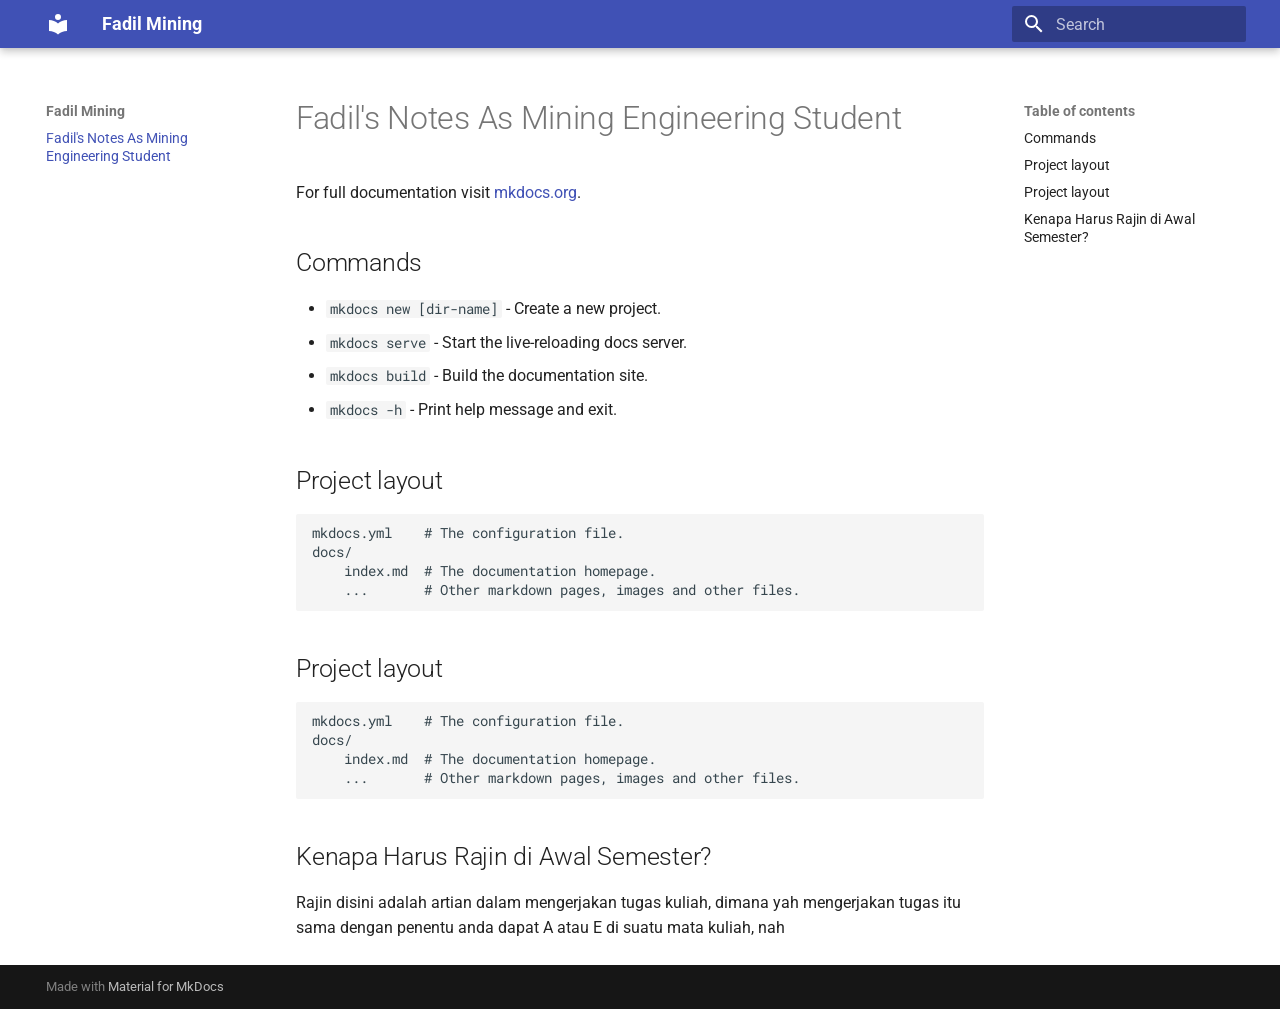
<file: index.html>
<!doctype html>
<html lang="en" class="no-js">
  <head>
    
      <meta charset="utf-8">
      <meta name="viewport" content="width=device-width,initial-scale=1">
      
      
      
      
      
      
      <link rel="icon" href="assets/images/favicon.png">
      <meta name="generator" content="mkdocs-1.6.1, mkdocs-material-9.6.16">
    
    
      
        <title>Fadil Mining</title>
      
    
    
      <link rel="stylesheet" href="assets/stylesheets/main.7e37652d.min.css">
      
      


    
    
      
    
    
      
        
        
        <link rel="preconnect" href="https://fonts.gstatic.com" crossorigin>
        <link rel="stylesheet" href="https://fonts.googleapis.com/css?family=Roboto:300,300i,400,400i,700,700i%7CRoboto+Mono:400,400i,700,700i&display=fallback">
        <style>:root{--md-text-font:"Roboto";--md-code-font:"Roboto Mono"}</style>
      
    
    
    <script>__md_scope=new URL(".",location),__md_hash=e=>[...e].reduce(((e,_)=>(e<<5)-e+_.charCodeAt(0)),0),__md_get=(e,_=localStorage,t=__md_scope)=>JSON.parse(_.getItem(t.pathname+"."+e)),__md_set=(e,_,t=localStorage,a=__md_scope)=>{try{t.setItem(a.pathname+"."+e,JSON.stringify(_))}catch(e){}}</script>
    
      

    
    
    
  </head>
  
  
    <body dir="ltr">
  
    
    <input class="md-toggle" data-md-toggle="drawer" type="checkbox" id="__drawer" autocomplete="off">
    <input class="md-toggle" data-md-toggle="search" type="checkbox" id="__search" autocomplete="off">
    <label class="md-overlay" for="__drawer"></label>
    <div data-md-component="skip">
      
        
        <a href="#fadils-notes-as-mining-engineering-student" class="md-skip">
          Skip to content
        </a>
      
    </div>
    <div data-md-component="announce">
      
    </div>
    
    
      

  

<header class="md-header md-header--shadow" data-md-component="header">
  <nav class="md-header__inner md-grid" aria-label="Header">
    <a href="." title="Fadil Mining" class="md-header__button md-logo" aria-label="Fadil Mining" data-md-component="logo">
      
  
  <svg xmlns="http://www.w3.org/2000/svg" viewBox="0 0 24 24"><path d="M12 8a3 3 0 0 0 3-3 3 3 0 0 0-3-3 3 3 0 0 0-3 3 3 3 0 0 0 3 3m0 3.54C9.64 9.35 6.5 8 3 8v11c3.5 0 6.64 1.35 9 3.54 2.36-2.19 5.5-3.54 9-3.54V8c-3.5 0-6.64 1.35-9 3.54"/></svg>

    </a>
    <label class="md-header__button md-icon" for="__drawer">
      
      <svg xmlns="http://www.w3.org/2000/svg" viewBox="0 0 24 24"><path d="M3 6h18v2H3zm0 5h18v2H3zm0 5h18v2H3z"/></svg>
    </label>
    <div class="md-header__title" data-md-component="header-title">
      <div class="md-header__ellipsis">
        <div class="md-header__topic">
          <span class="md-ellipsis">
            Fadil Mining
          </span>
        </div>
        <div class="md-header__topic" data-md-component="header-topic">
          <span class="md-ellipsis">
            
              Fadil's Notes As Mining Engineering Student
            
          </span>
        </div>
      </div>
    </div>
    
    
      <script>var palette=__md_get("__palette");if(palette&&palette.color){if("(prefers-color-scheme)"===palette.color.media){var media=matchMedia("(prefers-color-scheme: light)"),input=document.querySelector(media.matches?"[data-md-color-media='(prefers-color-scheme: light)']":"[data-md-color-media='(prefers-color-scheme: dark)']");palette.color.media=input.getAttribute("data-md-color-media"),palette.color.scheme=input.getAttribute("data-md-color-scheme"),palette.color.primary=input.getAttribute("data-md-color-primary"),palette.color.accent=input.getAttribute("data-md-color-accent")}for(var[key,value]of Object.entries(palette.color))document.body.setAttribute("data-md-color-"+key,value)}</script>
    
    
    
      
      
        <label class="md-header__button md-icon" for="__search">
          
          <svg xmlns="http://www.w3.org/2000/svg" viewBox="0 0 24 24"><path d="M9.5 3A6.5 6.5 0 0 1 16 9.5c0 1.61-.59 3.09-1.56 4.23l.27.27h.79l5 5-1.5 1.5-5-5v-.79l-.27-.27A6.52 6.52 0 0 1 9.5 16 6.5 6.5 0 0 1 3 9.5 6.5 6.5 0 0 1 9.5 3m0 2C7 5 5 7 5 9.5S7 14 9.5 14 14 12 14 9.5 12 5 9.5 5"/></svg>
        </label>
        <div class="md-search" data-md-component="search" role="dialog">
  <label class="md-search__overlay" for="__search"></label>
  <div class="md-search__inner" role="search">
    <form class="md-search__form" name="search">
      <input type="text" class="md-search__input" name="query" aria-label="Search" placeholder="Search" autocapitalize="off" autocorrect="off" autocomplete="off" spellcheck="false" data-md-component="search-query" required>
      <label class="md-search__icon md-icon" for="__search">
        
        <svg xmlns="http://www.w3.org/2000/svg" viewBox="0 0 24 24"><path d="M9.5 3A6.5 6.5 0 0 1 16 9.5c0 1.61-.59 3.09-1.56 4.23l.27.27h.79l5 5-1.5 1.5-5-5v-.79l-.27-.27A6.52 6.52 0 0 1 9.5 16 6.5 6.5 0 0 1 3 9.5 6.5 6.5 0 0 1 9.5 3m0 2C7 5 5 7 5 9.5S7 14 9.5 14 14 12 14 9.5 12 5 9.5 5"/></svg>
        
        <svg xmlns="http://www.w3.org/2000/svg" viewBox="0 0 24 24"><path d="M20 11v2H8l5.5 5.5-1.42 1.42L4.16 12l7.92-7.92L13.5 5.5 8 11z"/></svg>
      </label>
      <nav class="md-search__options" aria-label="Search">
        
        <button type="reset" class="md-search__icon md-icon" title="Clear" aria-label="Clear" tabindex="-1">
          
          <svg xmlns="http://www.w3.org/2000/svg" viewBox="0 0 24 24"><path d="M19 6.41 17.59 5 12 10.59 6.41 5 5 6.41 10.59 12 5 17.59 6.41 19 12 13.41 17.59 19 19 17.59 13.41 12z"/></svg>
        </button>
      </nav>
      
    </form>
    <div class="md-search__output">
      <div class="md-search__scrollwrap" tabindex="0" data-md-scrollfix>
        <div class="md-search-result" data-md-component="search-result">
          <div class="md-search-result__meta">
            Initializing search
          </div>
          <ol class="md-search-result__list" role="presentation"></ol>
        </div>
      </div>
    </div>
  </div>
</div>
      
    
    
  </nav>
  
</header>
    
    <div class="md-container" data-md-component="container">
      
      
        
          
        
      
      <main class="md-main" data-md-component="main">
        <div class="md-main__inner md-grid">
          
            
              
              <div class="md-sidebar md-sidebar--primary" data-md-component="sidebar" data-md-type="navigation" >
                <div class="md-sidebar__scrollwrap">
                  <div class="md-sidebar__inner">
                    



<nav class="md-nav md-nav--primary" aria-label="Navigation" data-md-level="0">
  <label class="md-nav__title" for="__drawer">
    <a href="." title="Fadil Mining" class="md-nav__button md-logo" aria-label="Fadil Mining" data-md-component="logo">
      
  
  <svg xmlns="http://www.w3.org/2000/svg" viewBox="0 0 24 24"><path d="M12 8a3 3 0 0 0 3-3 3 3 0 0 0-3-3 3 3 0 0 0-3 3 3 3 0 0 0 3 3m0 3.54C9.64 9.35 6.5 8 3 8v11c3.5 0 6.64 1.35 9 3.54 2.36-2.19 5.5-3.54 9-3.54V8c-3.5 0-6.64 1.35-9 3.54"/></svg>

    </a>
    Fadil Mining
  </label>
  
  <ul class="md-nav__list" data-md-scrollfix>
    
      
      
  
  
    
  
  
  
    <li class="md-nav__item md-nav__item--active">
      
      <input class="md-nav__toggle md-toggle" type="checkbox" id="__toc">
      
      
        
      
      
        <label class="md-nav__link md-nav__link--active" for="__toc">
          
  
  
  <span class="md-ellipsis">
    Fadil's Notes As Mining Engineering Student
    
  </span>
  

          <span class="md-nav__icon md-icon"></span>
        </label>
      
      <a href="." class="md-nav__link md-nav__link--active">
        
  
  
  <span class="md-ellipsis">
    Fadil's Notes As Mining Engineering Student
    
  </span>
  

      </a>
      
        

<nav class="md-nav md-nav--secondary" aria-label="Table of contents">
  
  
  
    
  
  
    <label class="md-nav__title" for="__toc">
      <span class="md-nav__icon md-icon"></span>
      Table of contents
    </label>
    <ul class="md-nav__list" data-md-component="toc" data-md-scrollfix>
      
        <li class="md-nav__item">
  <a href="#commands" class="md-nav__link">
    <span class="md-ellipsis">
      Commands
    </span>
  </a>
  
</li>
      
        <li class="md-nav__item">
  <a href="#project-layout" class="md-nav__link">
    <span class="md-ellipsis">
      Project layout
    </span>
  </a>
  
</li>
      
        <li class="md-nav__item">
  <a href="#project-layout_1" class="md-nav__link">
    <span class="md-ellipsis">
      Project layout
    </span>
  </a>
  
</li>
      
        <li class="md-nav__item">
  <a href="#kenapa-harus-rajin-di-awal-semester" class="md-nav__link">
    <span class="md-ellipsis">
      Kenapa Harus Rajin di Awal Semester?
    </span>
  </a>
  
</li>
      
    </ul>
  
</nav>
      
    </li>
  

    
  </ul>
</nav>
                  </div>
                </div>
              </div>
            
            
              
              <div class="md-sidebar md-sidebar--secondary" data-md-component="sidebar" data-md-type="toc" >
                <div class="md-sidebar__scrollwrap">
                  <div class="md-sidebar__inner">
                    

<nav class="md-nav md-nav--secondary" aria-label="Table of contents">
  
  
  
    
  
  
    <label class="md-nav__title" for="__toc">
      <span class="md-nav__icon md-icon"></span>
      Table of contents
    </label>
    <ul class="md-nav__list" data-md-component="toc" data-md-scrollfix>
      
        <li class="md-nav__item">
  <a href="#commands" class="md-nav__link">
    <span class="md-ellipsis">
      Commands
    </span>
  </a>
  
</li>
      
        <li class="md-nav__item">
  <a href="#project-layout" class="md-nav__link">
    <span class="md-ellipsis">
      Project layout
    </span>
  </a>
  
</li>
      
        <li class="md-nav__item">
  <a href="#project-layout_1" class="md-nav__link">
    <span class="md-ellipsis">
      Project layout
    </span>
  </a>
  
</li>
      
        <li class="md-nav__item">
  <a href="#kenapa-harus-rajin-di-awal-semester" class="md-nav__link">
    <span class="md-ellipsis">
      Kenapa Harus Rajin di Awal Semester?
    </span>
  </a>
  
</li>
      
    </ul>
  
</nav>
                  </div>
                </div>
              </div>
            
          
          
            <div class="md-content" data-md-component="content">
              <article class="md-content__inner md-typeset">
                
                  



<h1 id="fadils-notes-as-mining-engineering-student">Fadil's Notes As Mining Engineering Student</h1>
<p>For full documentation visit <a href="https://www.mkdocs.org">mkdocs.org</a>.</p>
<h2 id="commands">Commands</h2>
<ul>
<li><code>mkdocs new [dir-name]</code> - Create a new project.</li>
<li><code>mkdocs serve</code> - Start the live-reloading docs server.</li>
<li><code>mkdocs build</code> - Build the documentation site.</li>
<li><code>mkdocs -h</code> - Print help message and exit.</li>
</ul>
<h2 id="project-layout">Project layout</h2>
<pre><code>mkdocs.yml    # The configuration file.
docs/
    index.md  # The documentation homepage.
    ...       # Other markdown pages, images and other files.
</code></pre>
<h2 id="project-layout_1">Project layout</h2>
<pre><code>mkdocs.yml    # The configuration file.
docs/
    index.md  # The documentation homepage.
    ...       # Other markdown pages, images and other files.
</code></pre>
<h2 id="kenapa-harus-rajin-di-awal-semester">Kenapa Harus Rajin di Awal Semester?</h2>
<p>Rajin disini adalah artian dalam mengerjakan tugas kuliah, dimana yah mengerjakan tugas itu sama dengan penentu anda dapat A atau E di suatu mata kuliah, nah </p>












                
              </article>
            </div>
          
          
<script>var target=document.getElementById(location.hash.slice(1));target&&target.name&&(target.checked=target.name.startsWith("__tabbed_"))</script>
        </div>
        
      </main>
      
        <footer class="md-footer">
  
  <div class="md-footer-meta md-typeset">
    <div class="md-footer-meta__inner md-grid">
      <div class="md-copyright">
  
  
    Made with
    <a href="https://squidfunk.github.io/mkdocs-material/" target="_blank" rel="noopener">
      Material for MkDocs
    </a>
  
</div>
      
    </div>
  </div>
</footer>
      
    </div>
    <div class="md-dialog" data-md-component="dialog">
      <div class="md-dialog__inner md-typeset"></div>
    </div>
    
    
    
      
      <script id="__config" type="application/json">{"base": ".", "features": [], "search": "assets/javascripts/workers/search.d50fe291.min.js", "tags": null, "translations": {"clipboard.copied": "Copied to clipboard", "clipboard.copy": "Copy to clipboard", "search.result.more.one": "1 more on this page", "search.result.more.other": "# more on this page", "search.result.none": "No matching documents", "search.result.one": "1 matching document", "search.result.other": "# matching documents", "search.result.placeholder": "Type to start searching", "search.result.term.missing": "Missing", "select.version": "Select version"}, "version": null}</script>
    
    
      <script src="assets/javascripts/bundle.50899def.min.js"></script>
      
    
  </body>
</html>
</file>
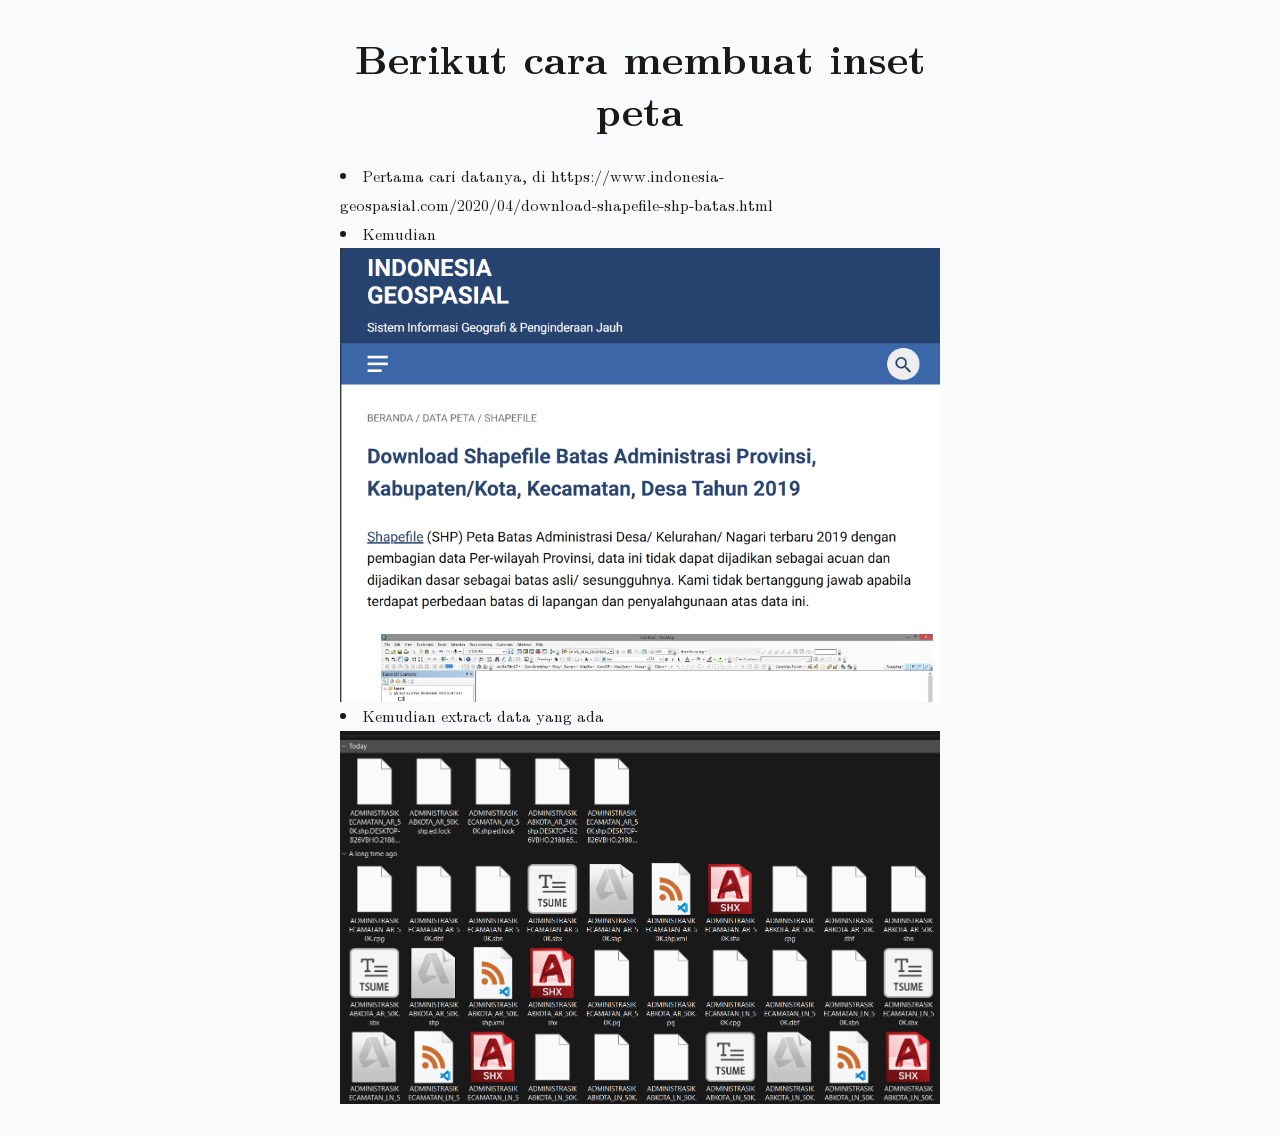
<file: cara-buat-inset-peta.html>
<!DOCTYPE html>
<html lang="en">
<head>
    <meta charset="UTF-8">
    <meta name="viewport" content="width=device-width, initial-scale=1.0">
    <link rel="stylesheet" href="style.css" />
    <link rel="stylesheet" href="prism/prism.css"
</head>
<body>
    <h1>Berikut cara membuat inset peta</h1>
    <li>
        Pertama cari datanya, di https://www.indonesia-geospasial.com/2020/04/download-shapefile-shp-batas.html
    </li>
    <li>
        Kemudian 
        <img src="img/peta/Screenshot 2024-04-25 232217.png" alt="Website geospasial">
    </li>
    <li>
        Kemudian extract data yang ada 
        <img src="img/peta/Screenshot 2024-04-25 233255.png" alt="data hasil yang di extract">
    </li>
    </body>
</file>
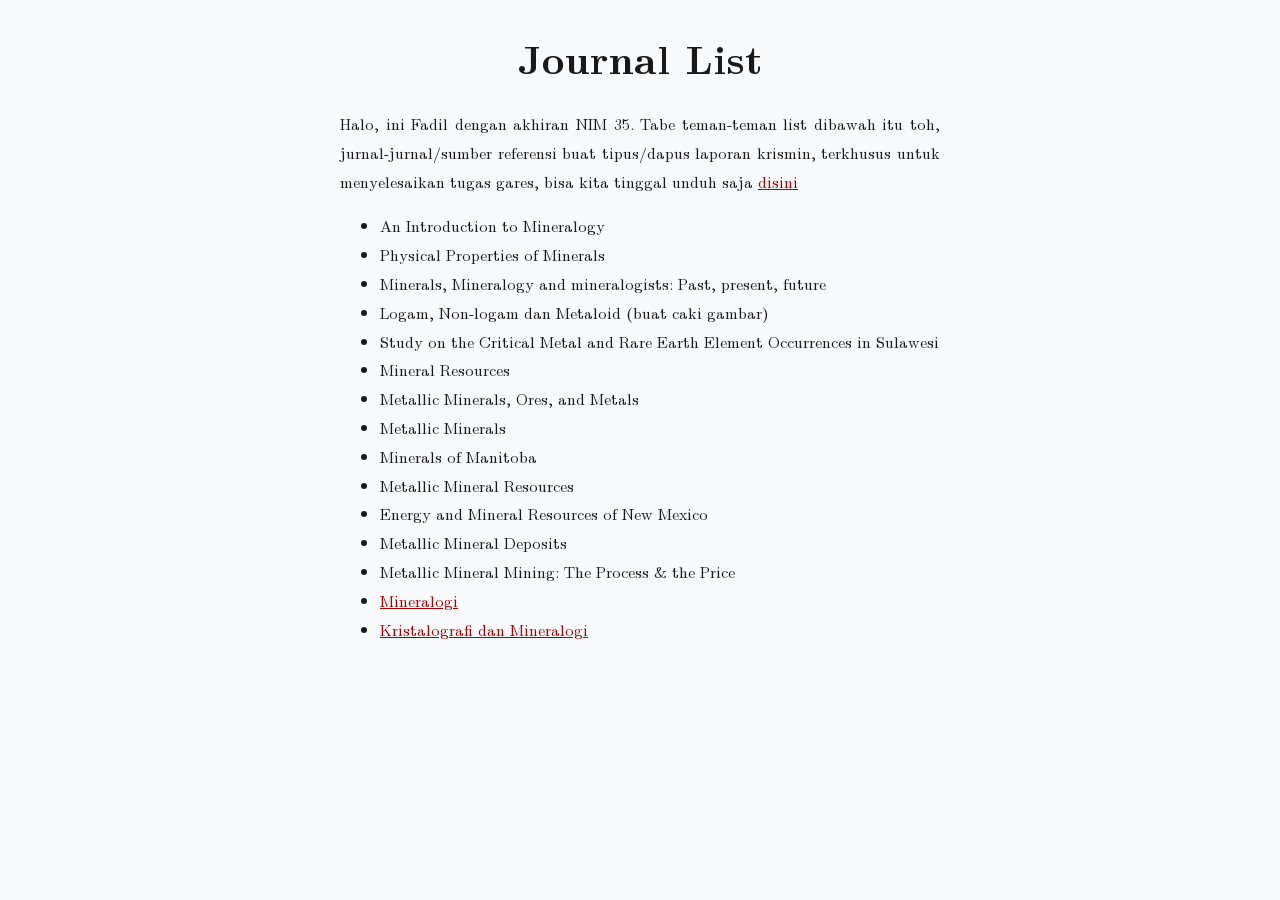
<file: crystallography-and-mineralogy-journal.html>
<!DOCTYPE html>
<html lang="en">
<head>
    <meta charset="UTF-8">
    <meta name="viewport" content="width=device-width, initial-scale=1.0">
    <link rel="stylesheet" href="style.css" />
    <link rel="stylesheet" href="prism/prism.css"
</head>
<body>
    <h1>Journal List</h1>
    <p> Halo, ini Fadil dengan akhiran NIM 35. Tabe teman-teman list dibawah itu toh, jurnal-jurnal/sumber referensi buat tipus/dapus laporan krismin, terkhusus untuk menyelesaikan tugas gares, bisa kita tinggal unduh saja <a href="https://drive.google.com/drive/folders/1rNVpAvj3_RaR53CMVGFxPo-9_ndtTNFG">disini</a></p>
    <ul>
        <li>An Introduction to Mineralogy</li>
        <li>Physical Properties of Minerals</li>
        <li>Minerals, Mineralogy and mineralogists: Past, present, future</li>
        <li>Logam, Non-logam dan Metaloid (buat caki gambar)</li>
        <li>Study on the Critical Metal and Rare Earth Element Occurrences in Sulawesi</li>
        <li>Mineral Resources</li>
        <li>Metallic Minerals, Ores, and Metals</li>
        <li>Metallic Minerals</li>
        <li>Minerals of Manitoba</li>
        <li>Metallic Mineral Resources</li>
        <li>Energy and Mineral Resources of New Mexico</li>
        <li>Metallic Mineral Deposits</li>
        <li>Metallic Mineral Mining: The Process & the Price</li>
        <li><a href="https://www.google.com/url?sa=t&rct=j&q=&esrc=s&source=web&cd=&cad=rja&uact=8&ved=2ahUKEwivuN2H-q2FAxX58jgGHYLBDFIQFnoECBMQAQ&url=http%3A%2F%2Fwww.karyailmiah.trisakti.ac.id%2Fuploads%2Fkilmiah%2Fdosen%2Fmineralogi_compressed(1).pdf&usg=AOvVaw331GixpppqKywxgERMEKid&opi=89978449">Mineralogi</a></li>
        <li><a href="https://www.scribd.com/document/557933828/Buku-Krismin">Kristalografi dan Mineralogi</a></li>
    </ul>
</body>
</html>
</file>
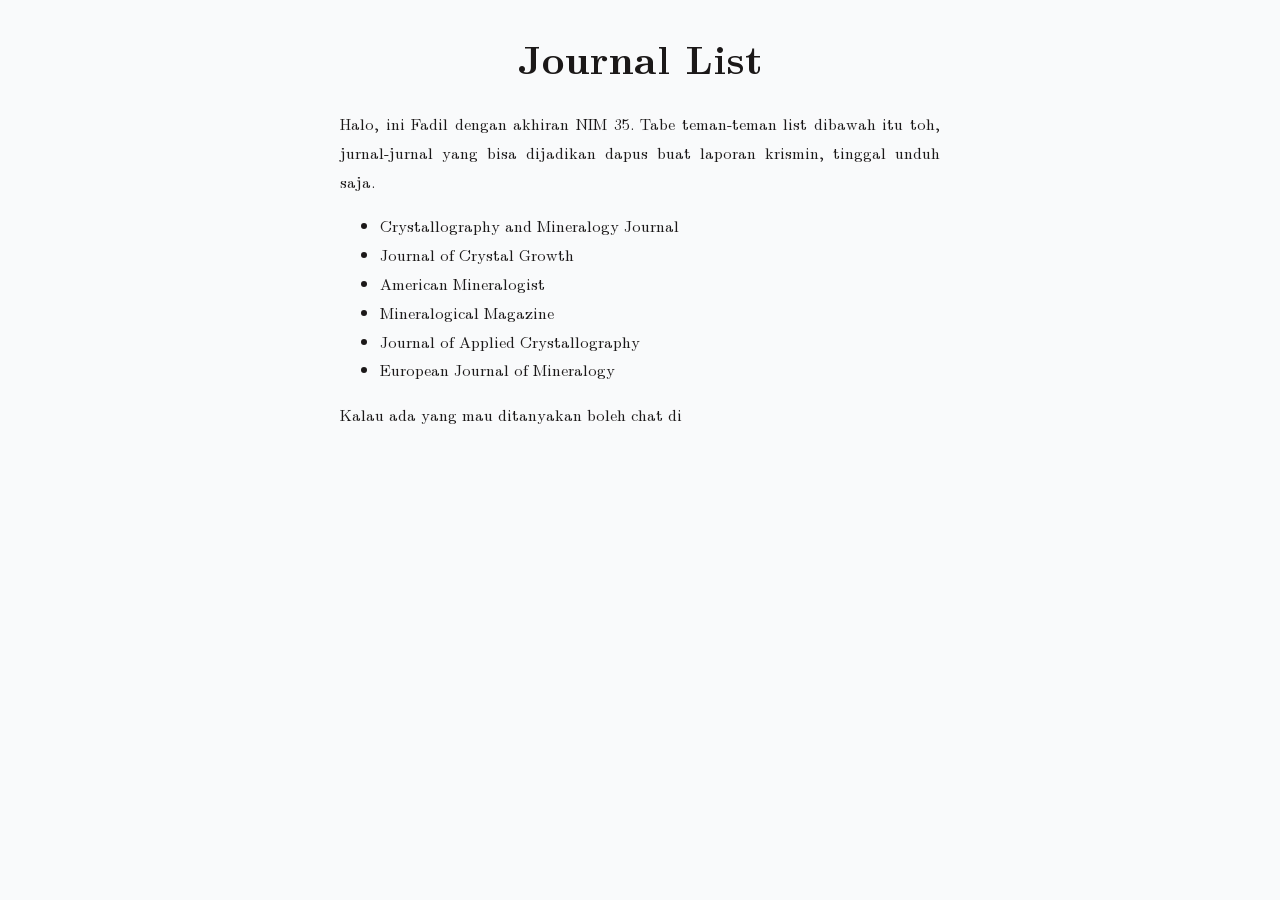
<file: jurnalkrismin.html>
<!DOCTYPE html>
<html lang="en">
<head>
    <meta charset="UTF-8">
    <meta name="viewport" content="width=device-width, initial-scale=1.0">
    <link rel="stylesheet" href="style.css" />
    <link rel="stylesheet" href="prism/prism.css"
</head>
<body>
    <h1>Journal List</h1>
    <p> Halo, ini Fadil dengan akhiran NIM 35. Tabe teman-teman list dibawah itu toh, jurnal-jurnal  yang bisa dijadikan dapus buat laporan krismin, tinggal unduh saja.</p>
    <ul>
        <li>Crystallography and Mineralogy Journal</li>
        <li>Journal of Crystal Growth</li>
        <li>American Mineralogist</li>
        <li>Mineralogical Magazine</li>
        <li>Journal of Applied Crystallography</li>
        <li>European Journal of Mineralogy</li>
    </ul>
    <p>Kalau ada yang mau ditanyakan boleh chat di</p>
</body>
</html>
</file>
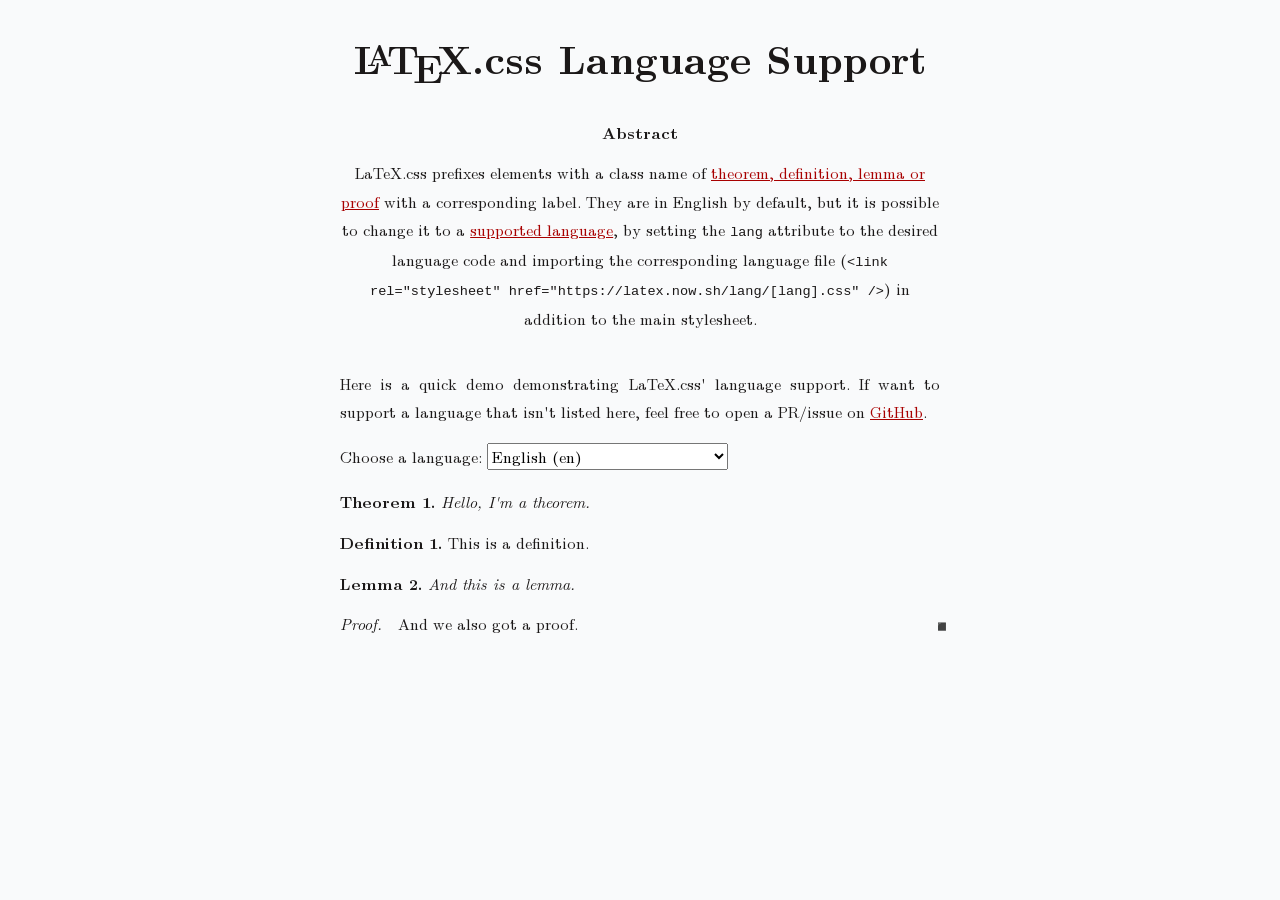
<file: languages.html>
<!DOCTYPE html>
<html lang="en">

<head>
  <meta charset="UTF-8" />
  <meta name="viewport" content="width=device-width, initial-scale=1.0" />
  <title>LaTeX.css — Language Support</title>
  <link rel="stylesheet" href="style.css" />
</head>

<body>
  <h1>
    <span class="latex">L<span>a</span>T<span>e</span>X</span>.css Language
    Support
  </h1>

  <div class="abstract">
    <h5>Abstract</h5>
    <p>
      LaTeX.css prefixes elements with a class name of
      <a href="/#tdpl">theorem, definition, lemma or proof</a> with a
      corresponding label. They are in English by default, but it is possible
      to change it to a
      <a href="https://github.com/vincentdoerig/latex-css/tree/master/lang">supported language</a>,
      by setting the <code>lang</code> attribute to the desired language code
      and importing the corresponding language file (<code>&lt;link rel="stylesheet" href="https://latex.now.sh/lang/[lang].css"
          /&gt;</code>) in addition to the main stylesheet.
    </p>
  </div>

  <article>
    <p>
      Here is a quick demo demonstrating LaTeX.css' language support. If want
      to support a language that isn't listed here, feel free to open a PR/issue on
      <a href="https://github.com/vincentdoerig/latex-css">GitHub</a>.
    </p>
    <label for="language-select">Choose a language:</label>

    <select name="language" id="language-select">
      <option value="en">English (en)</option>
      <!-- ↓ Sort alphabetically ↓ -->
      <option value="cs">Czech (cs)</option>
      <option value="de">German (de)</option>
      <option value="da">Danish (da)</option>
      <option value="es">Spanish (es)</option>
      <option value="fr">French (fr)</option>
      <option value="hu">Hungarian (hu)</option>
      <option value="it">Italian (it)</option>
      <option value="ja">Japanese (ja)</option>
      <option value="mwl">Mirandese (mwl)</option>
      <option value="nl">Dutch (nl)</option>
      <option value="pl">Polish (pl)</option>
      <option value="pt">Portuguese (pt)</option>
      <option value="ro">Romanian (ro)</option>
      <option value="ru">Russian (ru)</option>
      <option value="sl">Slovenian (sl)</option>
      <option value="tr">Turkish (tr)</option>
      <option value="zh-hans">Simplified Chinese (zh-hans)</option>
      <option value="zh-hant">Traditional Chinese (zh-hant)</option>
    </select>

    <div id="wrapper">
      <div class="theorem">Hello, I'm a theorem.</div>
      <div class="definition">This is a definition.</div>
      <div class="lemma">And this is a lemma.</div>
      <div class="proof">And we also got a proof.</div>
    </div>
  </article>

  <script>
    const selection = document.getElementById('language-select');
    const wrapper = document.getElementById('wrapper');

    selection.addEventListener('change', () => {
      const selectedLanguage = selection.options[selection.selectedIndex].value;
      wrapper.lang = selectedLanguage;
      if (selectedLanguage !== 'en') {
        const link = document.createElement('link');
        link.setAttribute('rel', "stylesheet");
        link.setAttribute('href', `lang/${selectedLanguage}.css`);
        document.head.appendChild(link);
      }
    });
  </script>

  <script async defer data-domain="latex.now.sh" src="https://plausible.io/js/plausible.js"></script>
</body>

</html>
</file>
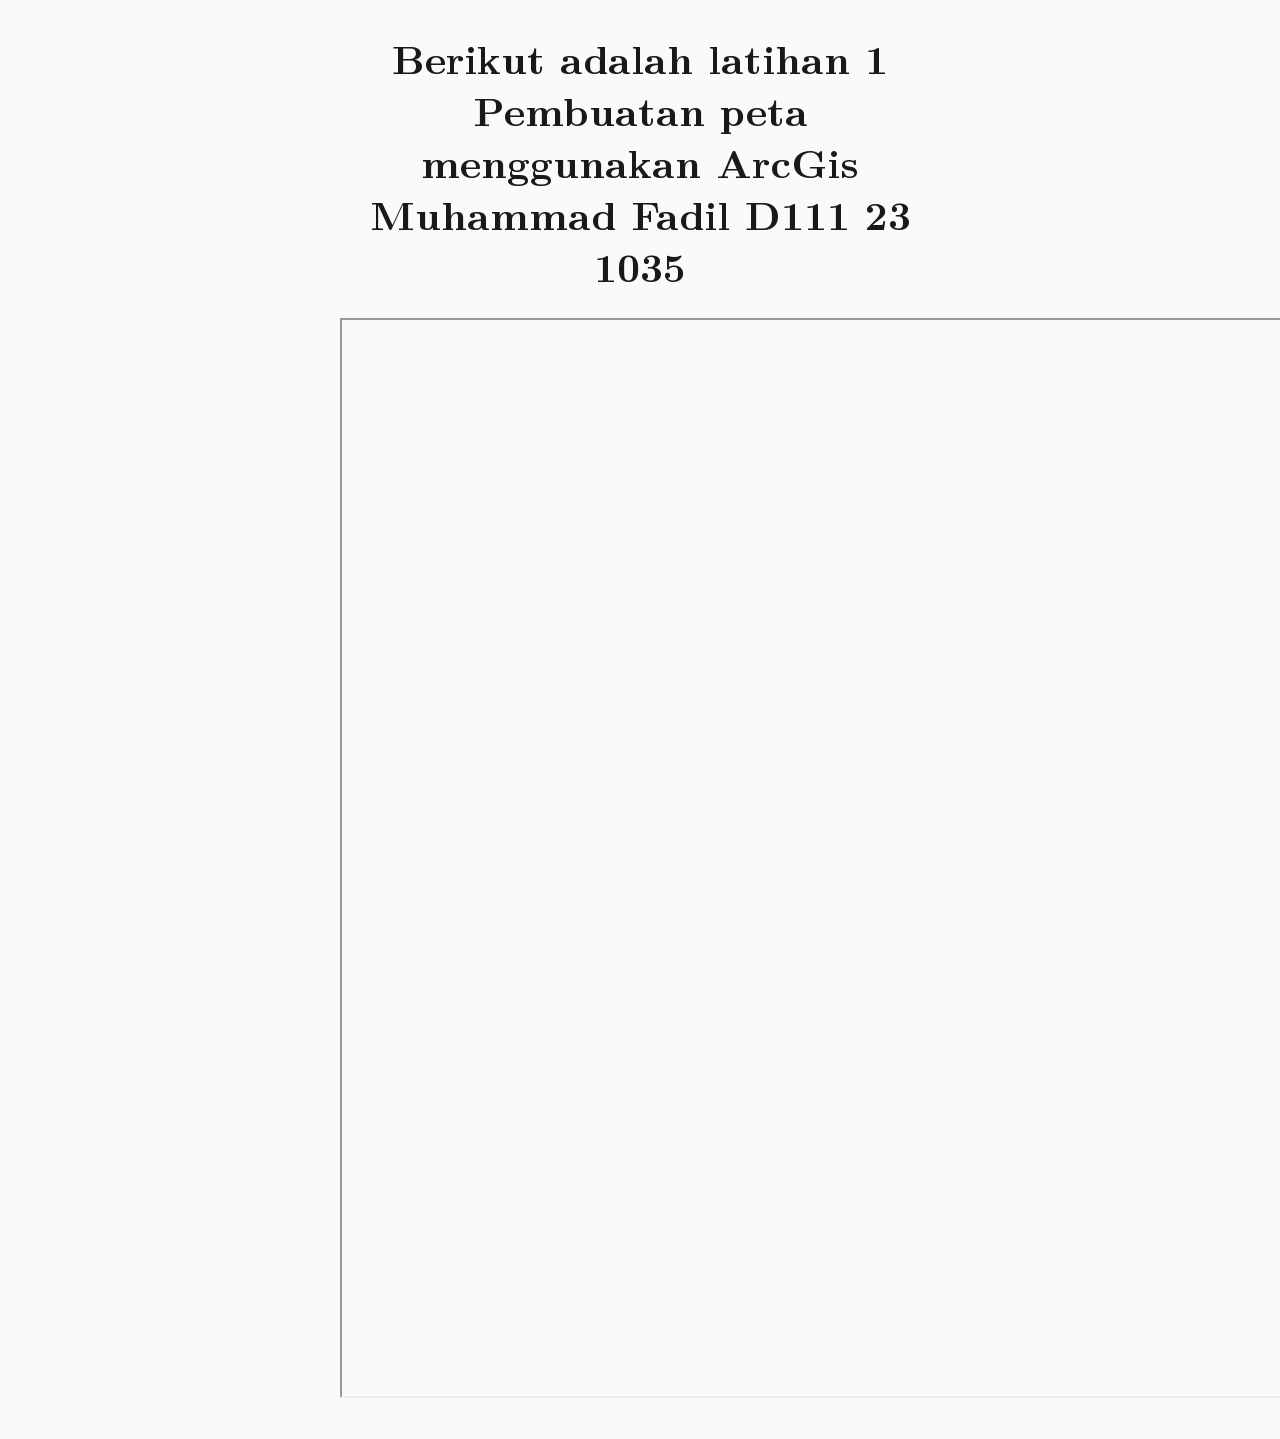
<file: perpetaan-acara4-peta.html>
<!DOCTYPE html>
<html lang="en">
<head>
    <meta charset="UTF-8">
    <meta name="viewport" content="width=device-width, initial-scale=1.0">
    <link rel="stylesheet" href="style.css" />
    <link rel="stylesheet" href="prism/prism.css"
</head>
<body>
    <h1>Berikut adalah latihan 1 Pembuatan peta menggunakan ArcGis Muhammad Fadil D111 23 1035</h1>
    <iframe src="doc/latihan 1.pdf" width="1580px" height="1080px"></iframe>
    </body>
</file>
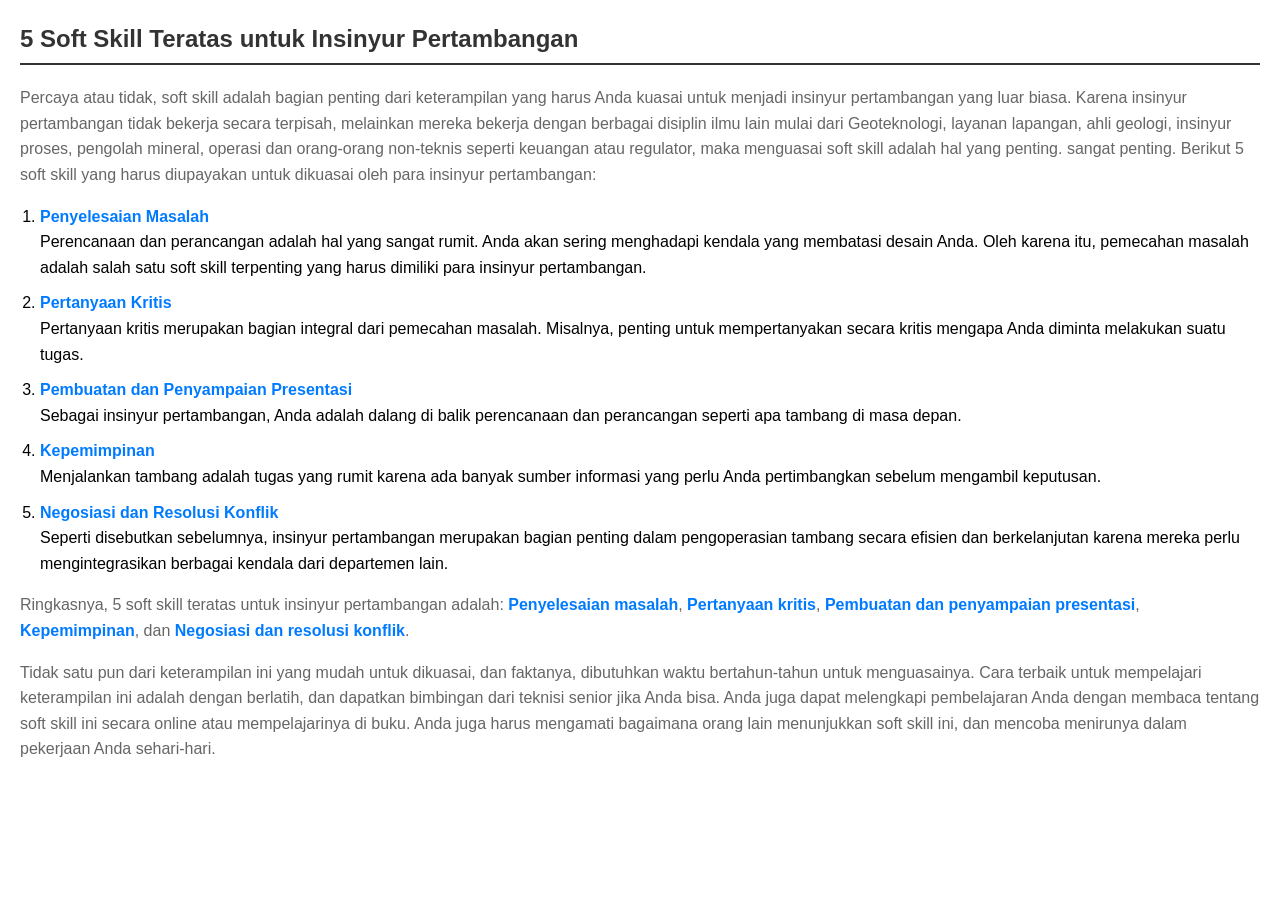
<file: tugas8-bahasa-indonesia.html>
<!DOCTYPE html>
<html lang="en">
<head>
    <meta charset="UTF-8">
    <meta name="viewport" content="width=device-width, initial-scale=1.0">
    <title>Soft Skill untuk Insinyur Pertambangan</title>
    <style>
        /* CSS */
        body {
            font-family: Arial, sans-serif;
            line-height: 1.6;
            margin: 20px;
        }

        h2 {
            color: #333;
            border-bottom: 2px solid #333;
            padding-bottom: 5px;
        }

        p {
            color: #666;
        }

        ol {
            list-style-type: decimal;
            padding-left: 20px;
        }

        li {
            margin-bottom: 10px;
        }

        strong {
            color: #007bff; /* Warna biru */
        }

        /* Hover efek untuk judul */
        h2:hover {
            color: #ff6347; /* Warna merah */
        }

        /* Efek hover untuk daftar */
        ol li:hover {
            background-color: #f0f0f0;
            cursor: pointer;
        }
    </style>
</head>
<body>
    <h2>5 Soft Skill Teratas untuk Insinyur Pertambangan</h2>
    <p>Percaya atau tidak, soft skill adalah bagian penting dari keterampilan yang harus Anda kuasai untuk menjadi insinyur pertambangan yang luar biasa. Karena insinyur pertambangan tidak bekerja secara terpisah, melainkan mereka bekerja dengan berbagai disiplin ilmu lain mulai dari Geoteknologi, layanan lapangan, ahli geologi, insinyur proses, pengolah mineral, operasi dan orang-orang non-teknis seperti keuangan atau regulator, maka menguasai soft skill adalah hal yang penting. sangat penting. Berikut 5 soft skill yang harus diupayakan untuk dikuasai oleh para insinyur pertambangan:</p>

    <ol>
        <li><strong>Penyelesaian Masalah</strong><br>
            Perencanaan dan perancangan adalah hal yang sangat rumit. Anda akan sering menghadapi kendala yang membatasi desain Anda. Oleh karena itu, pemecahan masalah adalah salah satu soft skill terpenting yang harus dimiliki para insinyur pertambangan.
        </li>
        <li><strong>Pertanyaan Kritis</strong><br>
            Pertanyaan kritis merupakan bagian integral dari pemecahan masalah. Misalnya, penting untuk mempertanyakan secara kritis mengapa Anda diminta melakukan suatu tugas.
        </li>
        <li><strong>Pembuatan dan Penyampaian Presentasi</strong><br>
            Sebagai insinyur pertambangan, Anda adalah dalang di balik perencanaan dan perancangan seperti apa tambang di masa depan.
        </li>
        <li><strong>Kepemimpinan</strong><br>
            Menjalankan tambang adalah tugas yang rumit karena ada banyak sumber informasi yang perlu Anda pertimbangkan sebelum mengambil keputusan.
        </li>
        <li><strong>Negosiasi dan Resolusi Konflik</strong><br>
            Seperti disebutkan sebelumnya, insinyur pertambangan merupakan bagian penting dalam pengoperasian tambang secara efisien dan berkelanjutan karena mereka perlu mengintegrasikan berbagai kendala dari departemen lain.
        </li>
    </ol>

    <p>Ringkasnya, 5 soft skill teratas untuk insinyur pertambangan adalah: <strong>Penyelesaian masalah</strong>, <strong>Pertanyaan kritis</strong>, <strong>Pembuatan dan penyampaian presentasi</strong>, <strong>Kepemimpinan</strong>, dan <strong>Negosiasi dan resolusi konflik</strong>.</p>

    <p>Tidak satu pun dari keterampilan ini yang mudah untuk dikuasai, dan faktanya, dibutuhkan waktu bertahun-tahun untuk menguasainya. Cara terbaik untuk mempelajari keterampilan ini adalah dengan berlatih, dan dapatkan bimbingan dari teknisi senior jika Anda bisa. Anda juga dapat melengkapi pembelajaran Anda dengan membaca tentang soft skill ini secara online atau mempelajarinya di buku. Anda juga harus mengamati bagaimana orang lain menunjukkan soft skill ini, dan mencoba menirunya dalam pekerjaan Anda sehari-hari.</p>
</body>
</html>
</file>
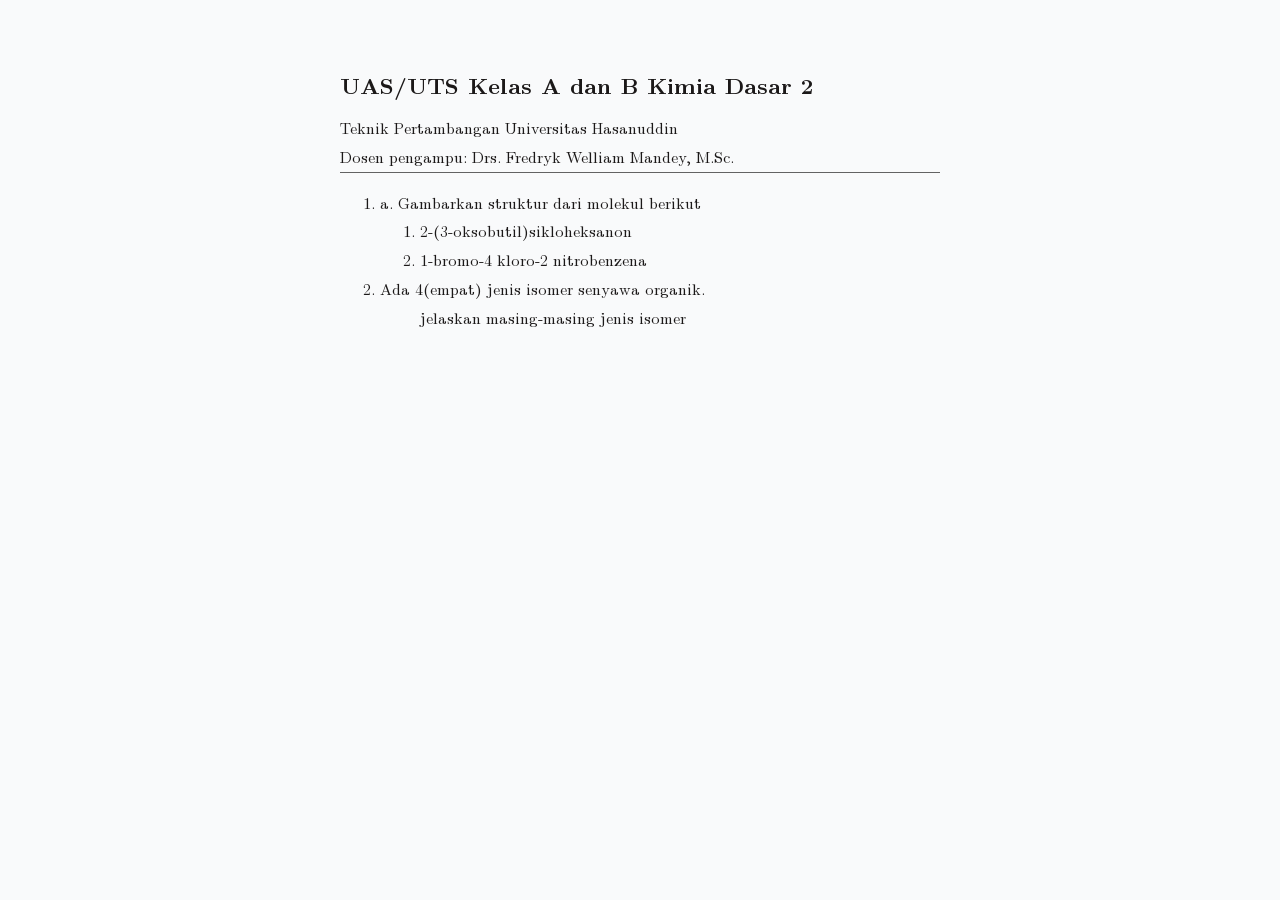
<file: uts-kimdas2.html>
<!DOCTYPE html>
<html lang="en">
    <head>
    <meta charset="UTF-8">
    <meta name="viewport" content="width=device-width, initial-scale=1.0">
    <link rel="stylesheet" href="style.css" />
    <link rel="stylesheet" href="prism/prism.css"
    </head>
    <body>
        <header>
            <h3>UAS/UTS Kelas A dan B Kimia Dasar 2</h3>
            <center>
            <p>
              Teknik Pertambangan Universitas Hasanuddin <br />
              Dosen pengampu: Drs. Fredryk Welliam Mandey, M.Sc.
            </p>
            </center>
          </header>
          <div class="footnotes"></div>
         <ol>
            <li>a. Gambarkan struktur dari molekul berikut
                <ol>
                    <li> 2-(3-oksobutil)sikloheksanon</li>
                    <li> 1-bromo-4 kloro-2 nitrobenzena</li>
                </ol>
            </li>
            <li>
                Ada 4(empat) jenis isomer senyawa organik.
                <ol>
                    jelaskan masing-masing jenis isomer
                </ol>
            </li>

         </ol>
    </body>
</html>
</file>
<file: style.css>
/*!
 * LaTeX.css (https://latex.now.sh/)
 *
 * Source: https://github.com/vincentdoerig/latex-css
 * Licensed under MIT (https://github.com/vincentdoerig/latex-css/blob/master/LICENSE)
*/

@font-face {
  font-family: 'Latin Modern';
  font-style: normal;
  font-weight: normal;
  font-display: swap;
  src: url('./fonts/LM-regular.woff2') format('woff2'),
    url('./fonts/LM-regular.woff') format('woff'),
    url('./fonts/LM-regular.ttf') format('truetype');
}

@font-face {
  font-family: 'Latin Modern';
  font-style: italic;
  font-weight: normal;
  font-display: swap;
  src: url('./fonts/LM-italic.woff2') format('woff2'),
    url('./fonts/LM-italic.woff') format('woff'),
    url('./fonts/LM-italic.ttf') format('truetype');
}

@font-face {
  font-family: 'Latin Modern';
  font-style: normal;
  font-weight: bold;
  font-display: swap;
  src: url('./fonts/LM-bold.woff2') format('woff2'),
    url('./fonts/LM-bold.woff') format('woff'),
    url('./fonts/LM-bold.ttf') format('truetype');
}

@font-face {
  font-family: 'Latin Modern';
  font-style: italic;
  font-weight: bold;
  font-display: swap;
  src: url('./fonts/LM-bold-italic.woff2') format('woff2'),
    url('./fonts/LM-bold-italic.woff') format('woff'),
    url('./fonts/LM-bold-italic.ttf') format('truetype');
}

@font-face {
  font-family: 'Libertinus';
  font-style: normal;
  font-weight: normal;
  font-display: swap;
  src: url('./fonts/Libertinus-regular.woff2') format('woff2');
}

@font-face {
  font-family: 'Libertinus';
  font-style: italic;
  font-weight: normal;
  font-display: swap;
  src: url('./fonts/Libertinus-italic.woff2') format('woff2');
}

@font-face {
  font-family: 'Libertinus';
  font-style: normal;
  font-weight: bold;
  font-display: swap;
  src: url('./fonts/Libertinus-bold.woff2') format('woff2');
}

@font-face {
  font-family: 'Libertinus';
  font-style: italic;
  font-weight: bold;
  font-display: swap;
  src: url('./fonts/Libertinus-bold-italic.woff2') format('woff2');
}

@font-face {
  font-family: 'Libertinus';
  font-style: normal;
  font-weight: 600;
  font-display: swap;
  src: url('./fonts/Libertinus-semibold.woff2') format('woff2');
}

@font-face {
  font-family: 'Libertinus';
  font-style: italic;
  font-weight: 600;
  font-display: swap;
  src: url('./fonts/Libertinus-semibold-italic.woff2') format('woff2');
}

/* Box sizing rules */
*,
*::before,
*::after {
  box-sizing: border-box;
}

:root {
  --body-color: hsl(0, 5%, 10%);
  --body-bg-color: hsl(210, 20%, 98%);
  --link-visited: hsl(0, 100%, 33%);
  --link-focus-outline: hsl(220, 90%, 52%);
  --pre-bg-color: hsl(210, 28%, 93%);
  --kbd-bg-color: hsl(210, 5%, 100%);
  --kbd-border-color: hsl(210, 5%, 70%);
  --table-border-color: black;
  --border-width-thin: 1.36px;
  --border-width-thick: 2.27px;
  --sidenote-target-border-color: hsl(55, 55%, 70%);
  --footnotes-border-color: hsl(0, 0%, 39%);
  --text-indent-size: 1.463rem; /* In 12pt [Latin Modern font] LaTeX article
  \parindent =~ 17.625pt; taking also into account the ratio
  1pt[LaTeX] = (72 / 72.27) * 1pt[HTML], with default 12pt/1rem LaTeX.css font
  size, the identation value in rem CSS units is: 
  \parindent =~ 17.625 * (72 / 72.27) / 12 = 1.463rem. */
}

.latex-dark {
  --body-color: hsl(0, 0%, 86%);
  --body-bg-color: hsl(0, 0%, 16%);
  --link-visited: hsl(196 80% 77%);
  --link-focus-outline: hsl(215, 63%, 73%);
  --pre-bg-color: hsl(0, 1%, 25%);
  --kbd-bg-color: hsl(0, 0%, 16%);
  --kbd-border-color: hsl(210, 5%, 70%);
  --table-border-color: white;
  --sidenote-target-border-color: hsl(0, 0%, 59%);
  --footnotes-border-color: hsl(0, 0%, 59%);
  --proof-symbol-filter: invert(80%);
}

@media (prefers-color-scheme: dark) {
   .latex-dark-auto {
    --body-color: hsl(0, 0%, 86%);
    --body-bg-color: hsl(0, 0%, 16%);
    --link-visited: hsl(196 80% 77%);
    --link-focus-outline: hsl(215, 63%, 73%);
    --pre-bg-color: hsl(0, 1%, 25%);
    --kbd-bg-color: hsl(0, 0%, 16%);
    --kbd-border-color: hsl(210, 5%, 70%);
    --table-border-color: white;
    --sidenote-target-border-color: hsl(0, 0%, 59%);
    --footnotes-border-color: hsl(0, 0%, 59%);
    --proof-symbol-filter: invert(80%);
  }
}

/* Remove default margin */
body,
h1,
h2,
h3,
h4,
p,
ul[class],
ol[class],
li,
figure,
figcaption,
dl,
dd {
  margin: 0;
}

/* Make default font-size 1rem and add smooth scrolling to anchors */
html {
  font-size: 1rem;
}
@media (prefers-reduced-motion: no-preference) {
  html {
    scroll-behavior: smooth;
  }
}

body.libertinus {
  font-family: 'Libertinus', Georgia, Cambria, 'Times New Roman', Times, serif;
}

body {
  font-family: 'Latin Modern', Georgia, Cambria, 'Times New Roman', Times, serif;
  line-height: 1.8;

  max-width: 80ch;
  min-height: 100vh;
  overflow-x: hidden;
  margin: 0 auto;
  padding: 2rem 1.25rem;

  counter-reset: theorem definition sidenote-counter;

  color: var(--body-color);
  background-color: var(--body-bg-color);

  text-rendering: optimizeLegibility;
}

/* Justify and hyphenate all paragraphs */
p {
  text-align: justify;
  hyphens: auto;
  -webkit-hyphens: auto;
  -moz-hyphens: auto;
  margin-top: 1rem;
}

/* Indents paragraphs like in LaTeX documents*/
.indent-pars p {
  text-indent: var(--text-indent-size);
}

.indent-pars p.no-indent,
p.no-indent {
  text-indent: 0;
}

.indent-pars ol p,
.indent-pars ul p {
  text-indent: 0;
}

.indent-pars h2 + p,
.indent-pars h3 + p,
.indent-pars h4 + p {
  text-indent: 0;
}

/* A elements that don't have a class get default styles */
a:not([class]) {
  text-decoration-skip-ink: auto;
}

/* Make links red */
a,
a:visited {
  color: var(--link-visited);
}

a:focus {
  outline-offset: 2px;
  outline: 2px solid var(--link-focus-outline);
}

/* Make images easier to work with */
img {
  max-width: 100%;
  height: auto;
  display: block;
}

/* Inherit fonts for inputs and buttons */
input,
button,
textarea,
select {
  font: inherit;
}

/* Prevent textarea from overflowing */
textarea {
  width: 100%;
}

/* Natural flow and rhythm in articles by default */
article > * + * {
  margin-top: 1em;
}

/* Styles for inline code or code snippets */
code,
pre,
kbd {
  font-family: Menlo, Monaco, Consolas, 'Liberation Mono', 'Courier New',
    monospace;
  font-size: 85%;
}
pre {
  padding: 1rem 1.4rem;
  max-width: 100%;
  overflow: auto;
  border-radius: 4px;
  background: var(--pre-bg-color);
}
pre code {
  font-size: 95%;
  position: relative;
}
kbd {
  background: var(--kbd-bg-color);
  border: 1px solid var(--kbd-border-color);
  border-radius: 2px;
  padding: 2px 4px;
  font-size: 75%;
}

/* Better tables */
table:not(.borders-custom) {
  border-collapse: collapse;
  border-spacing: 0;
  width: auto;
  max-width: 100%;
  border-top: var(--border-width-thick) solid var(--table-border-color);
  border-bottom: var(--border-width-thick) solid var(--table-border-color);
  /* display: block; */
  overflow-x: auto; /* does not work because element is not block */
  /* white-space: nowrap; */
  counter-increment: caption;
}
/* add bottom border on column table headings  */
table:not(.borders-custom) tr > th[scope='col'] {
  border-bottom: var(--border-width-thin) solid var(--table-border-color);
}
/* add right border on row table headings  */
table:not(.borders-custom) tr > th[scope='row'] {
  border-right: var(--border-width-thin) solid var(--table-border-color);
}
table:not(.borders-custom) > tbody > tr:first-child > td,
table:not(.borders-custom) > tbody > tr:first-child > th {
  border-top: var(--border-width-thin) solid var(--table-border-color);
}
table:not(.borders-custom) > tbody > tr:last-child > td,
table:not(.borders-custom) > tbody > tr:last-child > th {
  border-bottom: var(--border-width-thin) solid var(--table-border-color);
}

th,
td {
  text-align: left;
  padding: 0.5rem;
  line-height: 1.1;
}
/* Table caption */
caption {
  text-align: left;
  font-size: 0.923em;
  /* border-bottom: 2pt solid #000; */
  padding: 0 0.25em 0.25em;
  width: 100%;
  margin-left: 0;
}

caption::before {
  content: 'Table ' counter(caption) '. ';
  font-weight: bold;
}

/* allow scroll on the x-axis */
.scroll-wrapper {
  overflow-x: auto;
}

/* if a table is wrapped in a scroll wrapper,
  the table cells shouldn't wrap */
.scroll-wrapper > table td {
  white-space: nowrap;
}

/* Table custom borders */
table.borders-custom {
  border-collapse: collapse;
  border-spacing: 0;
  width: auto;
  max-width: 100%;
  overflow-x: auto;
  counter-increment: caption;
}

.border-top-thick {
  border-top: var(--border-width-thick) solid var(--table-border-color);
}
.border-right-thick {
  border-right: var(--border-width-thick) solid var(--table-border-color);
}
.border-bottom-thick {
  border-bottom: var(--border-width-thick) solid var(--table-border-color);
}
.border-left-thick {
  border-left: var(--border-width-thick) solid var(--table-border-color);
}

.border-top-thin {
  border-top: var(--border-width-thin) solid var(--table-border-color);
}
.border-right-thin {
  border-right: var(--border-width-thin) solid var(--table-border-color);
}
.border-bottom-thin {
  border-bottom: var(--border-width-thin) solid var(--table-border-color);
}
.border-left-thin {
  border-left: var(--border-width-thin) solid var(--table-border-color);
}

/* Table column alignment */
.col-1-l tr > :nth-child(1),
.col-2-l tr > :nth-child(2),
.col-3-l tr > :nth-child(3),
.col-4-l tr > :nth-child(4),
.col-5-l tr > :nth-child(5),
.col-6-l tr > :nth-child(6),
.col-7-l tr > :nth-child(7),
.col-8-l tr > :nth-child(8),
.col-9-l tr > :nth-child(9),
.col-10-l tr > :nth-child(10),
.col-11-l tr > :nth-child(11),
.col-12-l tr > :nth-child(12) {
  text-align: left;
}
.col-1-c tr > :nth-child(1),
.col-2-c tr > :nth-child(2),
.col-3-c tr > :nth-child(3),
.col-4-c tr > :nth-child(4),
.col-5-c tr > :nth-child(5),
.col-6-c tr > :nth-child(6),
.col-7-c tr > :nth-child(7),
.col-8-c tr > :nth-child(8),
.col-9-c tr > :nth-child(9),
.col-10-c tr > :nth-child(10),
.col-11-c tr > :nth-child(11),
.col-12-c tr > :nth-child(12) {
  text-align: center;
}
.col-1-r tr > :nth-child(1),
.col-2-r tr > :nth-child(2),
.col-3-r tr > :nth-child(3),
.col-4-r tr > :nth-child(4),
.col-5-r tr > :nth-child(5),
.col-6-r tr > :nth-child(6),
.col-7-r tr > :nth-child(7),
.col-8-r tr > :nth-child(8),
.col-9-r tr > :nth-child(9),
.col-10-r tr > :nth-child(10),
.col-11-r tr > :nth-child(11),
.col-12-r tr > :nth-child(12) {
  text-align: right;
}

/* Center align the title */
h1:first-child {
  text-align: center;
}

/* Nested ordered list for ToC */
nav ol {
  counter-reset: item;
  padding-left: 2rem;
}
nav li {
  display: block;
}
nav li:before {
  content: counters(item, '.') ' ';
  counter-increment: item;
  padding-right: 0.85rem;
}

/* Center definitions (most useful for display equations) */
dl dd {
  text-align: center;
}

/* Theorem */
.theorem {
  counter-increment: theorem;
  display: block;
  margin: 12px 0;
  font-style: italic;
}
.theorem::before {
  content: 'Theorem ' counter(theorem) '. ';
  font-weight: bold;
  font-style: normal;
}

/* Lemma */
.lemma {
  counter-increment: theorem;
  display: block;
  margin: 12px 0;
  font-style: italic;
}
.lemma::before {
  content: 'Lemma ' counter(theorem) '. ';
  font-weight: bold;
  font-style: normal;
}

/* Proof */
.proof {
  display: block;
  margin: 12px 0;
  font-style: normal;
  position: relative;
}
.proof::before {
  content: 'Proof. ' attr(title);
  font-style: italic;
}
.proof:after {
  content: '◾️';
  filter: var(--proof-symbol-filter);
  position: absolute;
  right: -12px;
  bottom: -2px;
}

/* Definition */
.definition {
  counter-increment: definition;
  display: block;
  margin: 12px 0;
  font-style: normal;
}
.definition::before {
  content: 'Definition ' counter(definition) '. ';
  font-weight: bold;
  font-style: normal;
}

/* Center align author name, use small caps and add vertical spacing  */
.author {
  margin: 0.85rem 0;
  font-variant-caps: small-caps;
  text-align: center;
}

/* Sidenotes */

.sidenote {
  font-size: 0.8rem;
  float: right;
  clear: right;
  width: 18vw;
  margin-right: -20vw;
  margin-bottom: 1em;
  text-indent: 0;
}

.sidenote.left {
  float: left;
  margin-left: -20vw;
  margin-bottom: 1em;
  text-indent: 0;
}

/* (WIP) add border when a sidenote is clicked on */
.sidenote:target {
  border: var(--sidenote-target-border-color) 1.5px solid;
  padding: 0 .5rem;
  scroll-margin-block-start: 10rem;
}

/* sidenote counter */
.sidenote-number {
  counter-increment: sidenote-counter;
}

.sidenote-number::after,
.sidenote::before {
  position: relative;
  vertical-align: baseline;
}

/* add number in main content */
.sidenote-number::after {
  content: counter(sidenote-counter);
  font-size: 0.7rem;
  top: -0.5rem;
  left: 0.1rem;
}

/* add number in front of the sidenote */
.sidenote-number ~ .sidenote::before {
  content: counter(sidenote-counter) ' ';
  font-size: 0.7rem;
  top: -0.5rem;
}

label.sidenote-toggle:not(.sidenote-number) {
  display: none;
}

/* sidenotes inside blockquotes are indented more */
blockquote .sidenote {
  margin-right: -24vw;
  width: 18vw;
}


label.sidenote-toggle {
  display: inline;
  cursor: pointer;
}

input.sidenote-toggle {
  display: none;
}

@media (max-width: 1050px) {
  label.sidenote-toggle:not(.sidenote-number) {
    display: inline;
  }
  .sidenote {
    display: none;
  }
  .sidenote-toggle:checked + .sidenote {
    display: block;
    margin: 0.5rem 1.25rem 1rem 0.5rem;
    float: left;
    left: 1rem;
    clear: both;
    width: 95%;
  }
  /* tweak indentation of sidenote inside a blockquote */
  blockquote .sidenote {
    margin-right: -25vw;
    width: 16vw;
  }
}

/* Make footnote text smaller and left align it (looks bad with long URLs) */
.footnotes p {
  text-align: left;
  line-height: 1.5;
  font-size: 85%;
  margin-bottom: 0.4rem;
}
.footnotes {
  border-top: 1px solid var(--footnotes-border-color);
}

/* Center title and paragraph */
.abstract,
.abstract p {
  text-align: center;
  margin-top: 0;
}
.abstract {
  margin: 2.25rem 0;
}
.abstract > h2 {
  font-size: 1rem;
  margin-bottom: -0.2rem;
}

/* Format the LaTeX symbol correctly (a higher up, e lower) */
.latex span:nth-child(1) {
  text-transform: uppercase;
  font-size: 0.75em;
  vertical-align: 0.28em;
  margin-left: -0.48em;
  margin-right: -0.15em;
  line-height: 1ex;
}

.latex span:nth-child(2) {
  text-transform: uppercase;
  vertical-align: -0.5ex;
  margin-left: -0.1667em;
  margin-right: -0.125em;
  line-height: 1ex;
}

/* Heading typography */
h1 {
  font-size: 2.5rem;
  line-height: 3.25rem;
  margin-bottom: 1.625rem;
}

h2 {
  font-size: 1.7rem;
  line-height: 2rem;
  margin-top: 3rem;
}

h3 {
  font-size: 1.4rem;
  margin-top: 2.5rem;
}

h4 {
  font-size: 1.2rem;
  margin-top: 2rem;
}

h5 {
  font-size: 1rem;
  margin-top: 1.8rem;
}

h6 {
  font-size: 1rem;
  font-style: italic;
  font-weight: normal;
  margin-top: 2.5rem;
}

h3,
h4,
h5,
h6 {
  line-height: 1.625rem;
}

h1 + h2 {
  margin-top: 1.625rem;
}

h2 + h3,
h3 + h4,
h4 + h5 {
  margin-top: 0.8rem;
}

h5 + h6 {
  margin-top: -0.8rem;
}

h2,
h3,
h4,
h5,
h6 {
  margin-bottom: 0.8rem;
}
</file>
<file: prism/prism.css>
/*!
 * LaTeX prism.css (https://latex.now.sh/#syntax-highlighting)
 * Based on the default prism.js theme for JavaScript, CSS and HTML by Lea Verou
 *
 * Source: https://github.com/vincentdoerig/latex-css/tree/master/prism
 * Licensed under MIT (https://github.com/vincentdoerig/latex-css/blob/master/LICENSE)
*/

:root {
  --bg-color: #F0F0F0;
  --color: black;
  --token-teal: #407f80;
  --token-black: #000000;
  --token-grey: #666666;
  --token-green: #007f00;
  --token-lime: #7d8f29;
  --token-brown: #9a6e3a;
  --token-red: #ba2121;
  --token-fuchsia: #dd4a68;
  --token-orange: #e90;
  --token-pink: #BA6687;
}

.latex-dark {
  --bg-color: #2d2d2d;
  --color: #ccc;
  --token-teal: #90D0D0;
  --token-black: #ccc;
  --token-grey: #999;
  --token-green: #51B53F;
  --token-lime: #B4C55D;
  --token-brown: #D3A26B;
  --token-red: #FA5E4F;
  --token-fuchsia: #FF839B;
  --token-orange: #FFCF4C;
  --token-pink: #F49BBC;
}

@media (prefers-color-scheme: dark) {
  .latex-dark-auto {
    --bg-color: #2d2d2d;
    --color: #ccc;
    --token-teal: #90D0D0;
    --token-black: #ccc;
    --token-grey: #999;
    --token-green: #51B53F;
    --token-lime: #B4C55D;
    --token-brown: #D3A26B;
    --token-red: #FA5E4F;
    --token-fuchsia: #FF839B;
    --token-orange: #FFCF4C;
    --token-pink: #F49BBC;
  }
}

code[class*='language-'],
pre[class*='language-'] {
  color: var(--color);
  background: none;
  text-align: left;
  white-space: pre;
  word-spacing: normal;
  word-break: normal;
  word-wrap: normal;
  line-height: 1.5;

  -moz-tab-size: 4;
  -o-tab-size: 4;
  tab-size: 4;

  -webkit-hyphens: none;
  -moz-hyphens: none;
  -ms-hyphens: none;
  hyphens: none;
}


/* Code blocks */
pre[class*='language-'] {
  padding: 1em;
  overflow: auto;
}

pre[class*='language-'] {
  background: var(--bg-color);
}

/* Inline code */
:not(pre) > code[class*='language-'] {
  padding: 0.1em;
  border-radius: 0.3em;
  white-space: normal;
}

.token.comment,
.token.prolog,
.token.doctype,
.token.cdata {
  color: var(--token-teal);
}

.token.punctuation,
.token.constant {
  color: var(--token-black);
}

.token.punctuation.attr-equals,
.token.number,
.token.operator {
  color: var(--token-grey);
}

.token.namespace {
  opacity: 0.7;
}

.token.property,
.token.tag,
.token.boolean,
.token.symbol,
.token.deleted,
.token.keyword {
  color: var(--token-green);
}

.token.selector,
.token.attr-name,
.token.char,
.token.builtin,
.token.inserted {
  color: var(--token-lime);
}

.token.entity,
.token.url,
.language-css .token.string,
.style .token.string {
  color: var(--token-brown);
}

.token.atrule,
.token.attr-value,
.token.string,
.token.attr-value .punctuation:not(.attr-equals) {
  color: var(--token-red);
}

.token.class-name {
  color: var(--token-fuchsia);
}

.token.important,
.token.variable {
  color: var(--token-orange);
}

.token.regex {
  color: var(--token-pink);
}

.token.important,
.token.bold {
  font-weight: bold;
}
.token.italic {
  font-style: italic;
}

.token.entity {
  cursor: help;
}
</file>
<file: assets/stylesheets/main.7e37652d.min.css>
@charset "UTF-8";html{-webkit-text-size-adjust:none;-moz-text-size-adjust:none;text-size-adjust:none;box-sizing:border-box}*,:after,:before{box-sizing:inherit}@media (prefers-reduced-motion){*,:after,:before{transition:none!important}}body{margin:0}a,button,input,label{-webkit-tap-highlight-color:transparent}a{color:inherit;text-decoration:none}hr{border:0;box-sizing:initial;display:block;height:.05rem;overflow:visible;padding:0}small{font-size:80%}sub,sup{line-height:1em}img{border-style:none}table{border-collapse:initial;border-spacing:0}td,th{font-weight:400;vertical-align:top}button{background:#0000;border:0;font-family:inherit;font-size:inherit;margin:0;padding:0}input{border:0;outline:none}:root{--md-primary-fg-color:#4051b5;--md-primary-fg-color--light:#5d6cc0;--md-primary-fg-color--dark:#303fa1;--md-primary-bg-color:#fff;--md-primary-bg-color--light:#ffffffb3;--md-accent-fg-color:#526cfe;--md-accent-fg-color--transparent:#526cfe1a;--md-accent-bg-color:#fff;--md-accent-bg-color--light:#ffffffb3}[data-md-color-scheme=default]{color-scheme:light}[data-md-color-scheme=default] img[src$="#gh-dark-mode-only"],[data-md-color-scheme=default] img[src$="#only-dark"]{display:none}:root,[data-md-color-scheme=default]{--md-hue:225deg;--md-default-fg-color:#000000de;--md-default-fg-color--light:#0000008a;--md-default-fg-color--lighter:#00000052;--md-default-fg-color--lightest:#00000012;--md-default-bg-color:#fff;--md-default-bg-color--light:#ffffffb3;--md-default-bg-color--lighter:#ffffff4d;--md-default-bg-color--lightest:#ffffff1f;--md-code-fg-color:#36464e;--md-code-bg-color:#f5f5f5;--md-code-hl-color:#4287ff;--md-code-hl-color--light:#4287ff1a;--md-code-hl-number-color:#d52a2a;--md-code-hl-special-color:#db1457;--md-code-hl-function-color:#a846b9;--md-code-hl-constant-color:#6e59d9;--md-code-hl-keyword-color:#3f6ec6;--md-code-hl-string-color:#1c7d4d;--md-code-hl-name-color:var(--md-code-fg-color);--md-code-hl-operator-color:var(--md-default-fg-color--light);--md-code-hl-punctuation-color:var(--md-default-fg-color--light);--md-code-hl-comment-color:var(--md-default-fg-color--light);--md-code-hl-generic-color:var(--md-default-fg-color--light);--md-code-hl-variable-color:var(--md-default-fg-color--light);--md-typeset-color:var(--md-default-fg-color);--md-typeset-a-color:var(--md-primary-fg-color);--md-typeset-del-color:#f5503d26;--md-typeset-ins-color:#0bd57026;--md-typeset-kbd-color:#fafafa;--md-typeset-kbd-accent-color:#fff;--md-typeset-kbd-border-color:#b8b8b8;--md-typeset-mark-color:#ffff0080;--md-typeset-table-color:#0000001f;--md-typeset-table-color--light:rgba(0,0,0,.035);--md-admonition-fg-color:var(--md-default-fg-color);--md-admonition-bg-color:var(--md-default-bg-color);--md-warning-fg-color:#000000de;--md-warning-bg-color:#ff9;--md-footer-fg-color:#fff;--md-footer-fg-color--light:#ffffffb3;--md-footer-fg-color--lighter:#ffffff73;--md-footer-bg-color:#000000de;--md-footer-bg-color--dark:#00000052;--md-shadow-z1:0 0.2rem 0.5rem #0000000d,0 0 0.05rem #0000001a;--md-shadow-z2:0 0.2rem 0.5rem #0000001a,0 0 0.05rem #00000040;--md-shadow-z3:0 0.2rem 0.5rem #0003,0 0 0.05rem #00000059}.md-icon svg{fill:currentcolor;display:block;height:1.2rem;width:1.2rem}body{-webkit-font-smoothing:antialiased;-moz-osx-font-smoothing:grayscale;--md-text-font-family:var(--md-text-font,_),-apple-system,BlinkMacSystemFont,Helvetica,Arial,sans-serif;--md-code-font-family:var(--md-code-font,_),SFMono-Regular,Consolas,Menlo,monospace}aside,body,input{font-feature-settings:"kern","liga";color:var(--md-typeset-color);font-family:var(--md-text-font-family)}code,kbd,pre{font-feature-settings:"kern";font-family:var(--md-code-font-family)}:root{--md-typeset-table-sort-icon:url('data:image/svg+xml;charset=utf-8,<svg xmlns="http://www.w3.org/2000/svg" viewBox="0 0 24 24"><path d="m18 21-4-4h3V7h-3l4-4 4 4h-3v10h3M2 19v-2h10v2M2 13v-2h7v2M2 7V5h4v2z"/></svg>');--md-typeset-table-sort-icon--asc:url('data:image/svg+xml;charset=utf-8,<svg xmlns="http://www.w3.org/2000/svg" viewBox="0 0 24 24"><path d="M19 17h3l-4 4-4-4h3V3h2M2 17h10v2H2M6 5v2H2V5m0 6h7v2H2z"/></svg>');--md-typeset-table-sort-icon--desc:url('data:image/svg+xml;charset=utf-8,<svg xmlns="http://www.w3.org/2000/svg" viewBox="0 0 24 24"><path d="M19 7h3l-4-4-4 4h3v14h2M2 17h10v2H2M6 5v2H2V5m0 6h7v2H2z"/></svg>')}.md-typeset{-webkit-print-color-adjust:exact;color-adjust:exact;font-size:.8rem;line-height:1.6;overflow-wrap:break-word}@media print{.md-typeset{font-size:.68rem}}.md-typeset blockquote,.md-typeset dl,.md-typeset figure,.md-typeset ol,.md-typeset pre,.md-typeset ul{margin-bottom:1em;margin-top:1em}.md-typeset h1{color:var(--md-default-fg-color--light);font-size:2em;line-height:1.3;margin:0 0 1.25em}.md-typeset h1,.md-typeset h2{font-weight:300;letter-spacing:-.01em}.md-typeset h2{font-size:1.5625em;line-height:1.4;margin:1.6em 0 .64em}.md-typeset h3{font-size:1.25em;font-weight:400;letter-spacing:-.01em;line-height:1.5;margin:1.6em 0 .8em}.md-typeset h2+h3{margin-top:.8em}.md-typeset h4{font-weight:700;letter-spacing:-.01em;margin:1em 0}.md-typeset h5,.md-typeset h6{color:var(--md-default-fg-color--light);font-size:.8em;font-weight:700;letter-spacing:-.01em;margin:1.25em 0}.md-typeset h5{text-transform:uppercase}.md-typeset h5 code{text-transform:none}.md-typeset hr{border-bottom:.05rem solid var(--md-default-fg-color--lightest);display:flow-root;margin:1.5em 0}.md-typeset a{color:var(--md-typeset-a-color);word-break:break-word}.md-typeset a,.md-typeset a:before{transition:color 125ms}.md-typeset a:focus,.md-typeset a:hover{color:var(--md-accent-fg-color)}.md-typeset a:focus code,.md-typeset a:hover code{background-color:var(--md-accent-fg-color--transparent)}.md-typeset a code{color:currentcolor;transition:background-color 125ms}.md-typeset a.focus-visible{outline-color:var(--md-accent-fg-color);outline-offset:.2rem}.md-typeset code,.md-typeset kbd,.md-typeset pre{color:var(--md-code-fg-color);direction:ltr;font-variant-ligatures:none}@media print{.md-typeset code,.md-typeset kbd,.md-typeset pre{white-space:pre-wrap}}.md-typeset code{background-color:var(--md-code-bg-color);border-radius:.1rem;-webkit-box-decoration-break:clone;box-decoration-break:clone;font-size:.85em;padding:0 .2941176471em;word-break:break-word}.md-typeset code:not(.focus-visible){-webkit-tap-highlight-color:transparent;outline:none}.md-typeset pre{display:flow-root;line-height:1.4;position:relative}.md-typeset pre>code{-webkit-box-decoration-break:slice;box-decoration-break:slice;box-shadow:none;display:block;margin:0;outline-color:var(--md-accent-fg-color);overflow:auto;padding:.7720588235em 1.1764705882em;scrollbar-color:var(--md-default-fg-color--lighter) #0000;scrollbar-width:thin;touch-action:auto;word-break:normal}.md-typeset pre>code:hover{scrollbar-color:var(--md-accent-fg-color) #0000}.md-typeset pre>code::-webkit-scrollbar{height:.2rem;width:.2rem}.md-typeset pre>code::-webkit-scrollbar-thumb{background-color:var(--md-default-fg-color--lighter)}.md-typeset pre>code::-webkit-scrollbar-thumb:hover{background-color:var(--md-accent-fg-color)}.md-typeset kbd{background-color:var(--md-typeset-kbd-color);border-radius:.1rem;box-shadow:0 .1rem 0 .05rem var(--md-typeset-kbd-border-color),0 .1rem 0 var(--md-typeset-kbd-border-color),0 -.1rem .2rem var(--md-typeset-kbd-accent-color) inset;color:var(--md-default-fg-color);display:inline-block;font-size:.75em;padding:0 .6666666667em;vertical-align:text-top;word-break:break-word}.md-typeset mark{background-color:var(--md-typeset-mark-color);-webkit-box-decoration-break:clone;box-decoration-break:clone;color:inherit;word-break:break-word}.md-typeset abbr{border-bottom:.05rem dotted var(--md-default-fg-color--light);cursor:help;text-decoration:none}.md-typeset small{opacity:.75}[dir=ltr] .md-typeset sub,[dir=ltr] .md-typeset sup{margin-left:.078125em}[dir=rtl] .md-typeset sub,[dir=rtl] .md-typeset sup{margin-right:.078125em}[dir=ltr] .md-typeset blockquote{padding-left:.6rem}[dir=rtl] .md-typeset blockquote{padding-right:.6rem}[dir=ltr] .md-typeset blockquote{border-left:.2rem solid var(--md-default-fg-color--lighter)}[dir=rtl] .md-typeset blockquote{border-right:.2rem solid var(--md-default-fg-color--lighter)}.md-typeset blockquote{color:var(--md-default-fg-color--light);margin-left:0;margin-right:0}.md-typeset ul{list-style-type:disc}.md-typeset ul[type]{list-style-type:revert-layer}[dir=ltr] .md-typeset ol,[dir=ltr] .md-typeset ul{margin-left:.625em}[dir=rtl] .md-typeset ol,[dir=rtl] .md-typeset ul{margin-right:.625em}.md-typeset ol,.md-typeset ul{padding:0}.md-typeset ol:not([hidden]),.md-typeset ul:not([hidden]){display:flow-root}.md-typeset ol ol,.md-typeset ul ol{list-style-type:lower-alpha}.md-typeset ol ol ol,.md-typeset ul ol ol{list-style-type:lower-roman}.md-typeset ol ol ol ol,.md-typeset ul ol ol ol{list-style-type:upper-alpha}.md-typeset ol ol ol ol ol,.md-typeset ul ol ol ol ol{list-style-type:upper-roman}.md-typeset ol[type],.md-typeset ul[type]{list-style-type:revert-layer}[dir=ltr] .md-typeset ol li,[dir=ltr] .md-typeset ul li{margin-left:1.25em}[dir=rtl] .md-typeset ol li,[dir=rtl] .md-typeset ul li{margin-right:1.25em}.md-typeset ol li,.md-typeset ul li{margin-bottom:.5em}.md-typeset ol li blockquote,.md-typeset ol li p,.md-typeset ul li blockquote,.md-typeset ul li p{margin:.5em 0}.md-typeset ol li:last-child,.md-typeset ul li:last-child{margin-bottom:0}[dir=ltr] .md-typeset ol li ol,[dir=ltr] .md-typeset ol li ul,[dir=ltr] .md-typeset ul li ol,[dir=ltr] .md-typeset ul li ul{margin-left:.625em}[dir=rtl] .md-typeset ol li ol,[dir=rtl] .md-typeset ol li ul,[dir=rtl] .md-typeset ul li ol,[dir=rtl] .md-typeset ul li ul{margin-right:.625em}.md-typeset ol li ol,.md-typeset ol li ul,.md-typeset ul li ol,.md-typeset ul li ul{margin-bottom:.5em;margin-top:.5em}[dir=ltr] .md-typeset dd{margin-left:1.875em}[dir=rtl] .md-typeset dd{margin-right:1.875em}.md-typeset dd{margin-bottom:1.5em;margin-top:1em}.md-typeset img,.md-typeset svg,.md-typeset video{height:auto;max-width:100%}.md-typeset img[align=left]{margin:1em 1em 1em 0}.md-typeset img[align=right]{margin:1em 0 1em 1em}.md-typeset img[align]:only-child{margin-top:0}.md-typeset figure{display:flow-root;margin:1em auto;max-width:100%;text-align:center;width:-moz-fit-content;width:fit-content}.md-typeset figure img{display:block;margin:0 auto}.md-typeset figcaption{font-style:italic;margin:1em auto;max-width:24rem}.md-typeset iframe{max-width:100%}.md-typeset table:not([class]){background-color:var(--md-default-bg-color);border:.05rem solid var(--md-typeset-table-color);border-radius:.1rem;display:inline-block;font-size:.64rem;max-width:100%;overflow:auto;touch-action:auto}@media print{.md-typeset table:not([class]){display:table}}.md-typeset table:not([class])+*{margin-top:1.5em}.md-typeset table:not([class]) td>:first-child,.md-typeset table:not([class]) th>:first-child{margin-top:0}.md-typeset table:not([class]) td>:last-child,.md-typeset table:not([class]) th>:last-child{margin-bottom:0}.md-typeset table:not([class]) td:not([align]),.md-typeset table:not([class]) th:not([align]){text-align:left}[dir=rtl] .md-typeset table:not([class]) td:not([align]),[dir=rtl] .md-typeset table:not([class]) th:not([align]){text-align:right}.md-typeset table:not([class]) th{font-weight:700;min-width:5rem;padding:.9375em 1.25em;vertical-align:top}.md-typeset table:not([class]) td{border-top:.05rem solid var(--md-typeset-table-color);padding:.9375em 1.25em;vertical-align:top}.md-typeset table:not([class]) tbody tr{transition:background-color 125ms}.md-typeset table:not([class]) tbody tr:hover{background-color:var(--md-typeset-table-color--light);box-shadow:0 .05rem 0 var(--md-default-bg-color) inset}.md-typeset table:not([class]) a{word-break:normal}.md-typeset table th[role=columnheader]{cursor:pointer}[dir=ltr] .md-typeset table th[role=columnheader]:after{margin-left:.5em}[dir=rtl] .md-typeset table th[role=columnheader]:after{margin-right:.5em}.md-typeset table th[role=columnheader]:after{content:"";display:inline-block;height:1.2em;-webkit-mask-image:var(--md-typeset-table-sort-icon);mask-image:var(--md-typeset-table-sort-icon);-webkit-mask-repeat:no-repeat;mask-repeat:no-repeat;-webkit-mask-size:contain;mask-size:contain;transition:background-color 125ms;vertical-align:text-bottom;width:1.2em}.md-typeset table th[role=columnheader]:hover:after{background-color:var(--md-default-fg-color--lighter)}.md-typeset table th[role=columnheader][aria-sort=ascending]:after{background-color:var(--md-default-fg-color--light);-webkit-mask-image:var(--md-typeset-table-sort-icon--asc);mask-image:var(--md-typeset-table-sort-icon--asc)}.md-typeset table th[role=columnheader][aria-sort=descending]:after{background-color:var(--md-default-fg-color--light);-webkit-mask-image:var(--md-typeset-table-sort-icon--desc);mask-image:var(--md-typeset-table-sort-icon--desc)}.md-typeset__scrollwrap{margin:1em -.8rem;overflow-x:auto;touch-action:auto}.md-typeset__table{display:inline-block;margin-bottom:.5em;padding:0 .8rem}@media print{.md-typeset__table{display:block}}html .md-typeset__table table{display:table;margin:0;overflow:hidden;width:100%}@media screen and (max-width:44.984375em){.md-content__inner>pre{margin:1em -.8rem}.md-content__inner>pre code{border-radius:0}}.md-typeset .md-author{border-radius:100%;display:block;flex-shrink:0;height:1.6rem;overflow:hidden;position:relative;transition:color 125ms,transform 125ms;width:1.6rem}.md-typeset .md-author img{display:block}.md-typeset .md-author--more{background:var(--md-default-fg-color--lightest);color:var(--md-default-fg-color--lighter);font-size:.6rem;font-weight:700;line-height:1.6rem;text-align:center}.md-typeset .md-author--long{height:2.4rem;width:2.4rem}.md-typeset a.md-author{transform:scale(1)}.md-typeset a.md-author img{border-radius:100%;filter:grayscale(100%) opacity(75%);transition:filter 125ms}.md-typeset a.md-author:focus,.md-typeset a.md-author:hover{transform:scale(1.1);z-index:1}.md-typeset a.md-author:focus img,.md-typeset a.md-author:hover img{filter:grayscale(0)}.md-banner{background-color:var(--md-footer-bg-color);color:var(--md-footer-fg-color);overflow:auto}@media print{.md-banner{display:none}}.md-banner--warning{background-color:var(--md-warning-bg-color);color:var(--md-warning-fg-color)}.md-banner__inner{font-size:.7rem;margin:.6rem auto;padding:0 .8rem}[dir=ltr] .md-banner__button{float:right}[dir=rtl] .md-banner__button{float:left}.md-banner__button{color:inherit;cursor:pointer;transition:opacity .25s}.no-js .md-banner__button{display:none}.md-banner__button:hover{opacity:.7}html{font-size:125%;height:100%;overflow-x:hidden}@media screen and (min-width:100em){html{font-size:137.5%}}@media screen and (min-width:125em){html{font-size:150%}}body{background-color:var(--md-default-bg-color);display:flex;flex-direction:column;font-size:.5rem;min-height:100%;position:relative;width:100%}@media print{body{display:block}}@media screen and (max-width:59.984375em){body[data-md-scrolllock]{position:fixed}}.md-grid{margin-left:auto;margin-right:auto;max-width:61rem}.md-container{display:flex;flex-direction:column;flex-grow:1}@media print{.md-container{display:block}}.md-main{flex-grow:1}.md-main__inner{display:flex;height:100%;margin-top:1.5rem}.md-ellipsis{overflow:hidden;text-overflow:ellipsis}.md-toggle{display:none}.md-option{height:0;opacity:0;position:absolute;width:0}.md-option:checked+label:not([hidden]){display:block}.md-option.focus-visible+label{outline-color:var(--md-accent-fg-color);outline-style:auto}.md-skip{background-color:var(--md-default-fg-color);border-radius:.1rem;color:var(--md-default-bg-color);font-size:.64rem;margin:.5rem;opacity:0;outline-color:var(--md-accent-fg-color);padding:.3rem .5rem;position:fixed;transform:translateY(.4rem);z-index:-1}.md-skip:focus{opacity:1;transform:translateY(0);transition:transform .25s cubic-bezier(.4,0,.2,1),opacity 175ms 75ms;z-index:10}@page{margin:25mm}:root{--md-clipboard-icon:url('data:image/svg+xml;charset=utf-8,<svg xmlns="http://www.w3.org/2000/svg" viewBox="0 0 24 24"><path d="M19 21H8V7h11m0-2H8a2 2 0 0 0-2 2v14a2 2 0 0 0 2 2h11a2 2 0 0 0 2-2V7a2 2 0 0 0-2-2m-3-4H4a2 2 0 0 0-2 2v14h2V3h12z"/></svg>')}.md-clipboard{border-radius:.1rem;color:var(--md-default-fg-color--lightest);cursor:pointer;height:1.5em;outline-color:var(--md-accent-fg-color);outline-offset:.1rem;position:absolute;right:.5em;top:.5em;transition:color .25s;width:1.5em;z-index:1}@media print{.md-clipboard{display:none}}.md-clipboard:not(.focus-visible){-webkit-tap-highlight-color:transparent;outline:none}:hover>.md-clipboard{color:var(--md-default-fg-color--light)}.md-clipboard:focus,.md-clipboard:hover{color:var(--md-accent-fg-color)}.md-clipboard:after{background-color:currentcolor;content:"";display:block;height:1.125em;margin:0 auto;-webkit-mask-image:var(--md-clipboard-icon);mask-image:var(--md-clipboard-icon);-webkit-mask-position:center;mask-position:center;-webkit-mask-repeat:no-repeat;mask-repeat:no-repeat;-webkit-mask-size:contain;mask-size:contain;width:1.125em}.md-clipboard--inline{cursor:pointer}.md-clipboard--inline code{transition:color .25s,background-color .25s}.md-clipboard--inline:focus code,.md-clipboard--inline:hover code{background-color:var(--md-accent-fg-color--transparent);color:var(--md-accent-fg-color)}.md-typeset .md-code__content{display:grid}@keyframes consent{0%{opacity:0;transform:translateY(100%)}to{opacity:1;transform:translateY(0)}}@keyframes overlay{0%{opacity:0}to{opacity:1}}.md-consent__overlay{animation:overlay .25s both;-webkit-backdrop-filter:blur(.1rem);backdrop-filter:blur(.1rem);background-color:#0000008a;height:100%;opacity:1;position:fixed;top:0;width:100%;z-index:5}.md-consent__inner{animation:consent .5s cubic-bezier(.1,.7,.1,1) both;background-color:var(--md-default-bg-color);border:0;border-radius:.1rem;bottom:0;box-shadow:0 0 .2rem #0000001a,0 .2rem .4rem #0003;max-height:100%;overflow:auto;padding:0;position:fixed;width:100%;z-index:5}.md-consent__form{padding:.8rem}.md-consent__settings{display:none;margin:1em 0}input:checked+.md-consent__settings{display:block}.md-consent__controls{margin-bottom:.8rem}.md-typeset .md-consent__controls .md-button{display:inline}@media screen and (max-width:44.984375em){.md-typeset .md-consent__controls .md-button{display:block;margin-top:.4rem;text-align:center;width:100%}}.md-consent label{cursor:pointer}.md-content{flex-grow:1;min-width:0}.md-content__inner{margin:0 .8rem 1.2rem;padding-top:.6rem}@media screen and (min-width:76.25em){[dir=ltr] .md-sidebar--primary:not([hidden])~.md-content>.md-content__inner{margin-left:1.2rem}[dir=ltr] .md-sidebar--secondary:not([hidden])~.md-content>.md-content__inner,[dir=rtl] .md-sidebar--primary:not([hidden])~.md-content>.md-content__inner{margin-right:1.2rem}[dir=rtl] .md-sidebar--secondary:not([hidden])~.md-content>.md-content__inner{margin-left:1.2rem}}.md-content__inner:before{content:"";display:block;height:.4rem}.md-content__inner>:last-child{margin-bottom:0}[dir=ltr] .md-content__button{float:right}[dir=rtl] .md-content__button{float:left}[dir=ltr] .md-content__button{margin-left:.4rem}[dir=rtl] .md-content__button{margin-right:.4rem}.md-content__button{margin:.4rem 0;padding:0}@media print{.md-content__button{display:none}}.md-typeset .md-content__button{color:var(--md-default-fg-color--lighter)}.md-content__button svg{display:inline;vertical-align:top}[dir=rtl] .md-content__button svg{transform:scaleX(-1)}[dir=ltr] .md-dialog{right:.8rem}[dir=rtl] .md-dialog{left:.8rem}.md-dialog{background-color:var(--md-default-fg-color);border-radius:.1rem;bottom:.8rem;box-shadow:var(--md-shadow-z3);min-width:11.1rem;opacity:0;padding:.4rem .6rem;pointer-events:none;position:fixed;transform:translateY(100%);transition:transform 0ms .4s,opacity .4s;z-index:4}@media print{.md-dialog{display:none}}.md-dialog--active{opacity:1;pointer-events:auto;transform:translateY(0);transition:transform .4s cubic-bezier(.075,.85,.175,1),opacity .4s}.md-dialog__inner{color:var(--md-default-bg-color);font-size:.7rem}.md-feedback{margin:2em 0 1em;text-align:center}.md-feedback fieldset{border:none;margin:0;padding:0}.md-feedback__title{font-weight:700;margin:1em auto}.md-feedback__inner{position:relative}.md-feedback__list{display:flex;flex-wrap:wrap;place-content:baseline center;position:relative}.md-feedback__list:hover .md-icon:not(:disabled){color:var(--md-default-fg-color--lighter)}:disabled .md-feedback__list{min-height:1.8rem}.md-feedback__icon{color:var(--md-default-fg-color--light);cursor:pointer;flex-shrink:0;margin:0 .1rem;transition:color 125ms}.md-feedback__icon:not(:disabled).md-icon:hover{color:var(--md-accent-fg-color)}.md-feedback__icon:disabled{color:var(--md-default-fg-color--lightest);pointer-events:none}.md-feedback__note{opacity:0;position:relative;transform:translateY(.4rem);transition:transform .4s cubic-bezier(.1,.7,.1,1),opacity .15s}.md-feedback__note>*{margin:0 auto;max-width:16rem}:disabled .md-feedback__note{opacity:1;transform:translateY(0)}@media print{.md-feedback{display:none}}.md-footer{background-color:var(--md-footer-bg-color);color:var(--md-footer-fg-color)}@media print{.md-footer{display:none}}.md-footer__inner{justify-content:space-between;overflow:auto;padding:.2rem}.md-footer__inner:not([hidden]){display:flex}.md-footer__link{align-items:end;display:flex;flex-grow:0.01;margin-bottom:.4rem;margin-top:1rem;max-width:100%;outline-color:var(--md-accent-fg-color);overflow:hidden;transition:opacity .25s}.md-footer__link:focus,.md-footer__link:hover{opacity:.7}[dir=rtl] .md-footer__link svg{transform:scaleX(-1)}@media screen and (max-width:44.984375em){.md-footer__link--prev{flex-shrink:0}.md-footer__link--prev .md-footer__title{display:none}}[dir=ltr] .md-footer__link--next{margin-left:auto}[dir=rtl] .md-footer__link--next{margin-right:auto}.md-footer__link--next{text-align:right}[dir=rtl] .md-footer__link--next{text-align:left}.md-footer__title{flex-grow:1;font-size:.9rem;margin-bottom:.7rem;max-width:calc(100% - 2.4rem);padding:0 1rem;white-space:nowrap}.md-footer__button{margin:.2rem;padding:.4rem}.md-footer__direction{font-size:.64rem;opacity:.7}.md-footer-meta{background-color:var(--md-footer-bg-color--dark)}.md-footer-meta__inner{display:flex;flex-wrap:wrap;justify-content:space-between;padding:.2rem}html .md-footer-meta.md-typeset a{color:var(--md-footer-fg-color--light)}html .md-footer-meta.md-typeset a:focus,html .md-footer-meta.md-typeset a:hover{color:var(--md-footer-fg-color)}.md-copyright{color:var(--md-footer-fg-color--lighter);font-size:.64rem;margin:auto .6rem;padding:.4rem 0;width:100%}@media screen and (min-width:45em){.md-copyright{width:auto}}.md-copyright__highlight{color:var(--md-footer-fg-color--light)}.md-social{display:inline-flex;gap:.2rem;margin:0 .4rem;padding:.2rem 0 .6rem}@media screen and (min-width:45em){.md-social{padding:.6rem 0}}.md-social__link{display:inline-block;height:1.6rem;text-align:center;width:1.6rem}.md-social__link:before{line-height:1.9}.md-social__link svg{fill:currentcolor;max-height:.8rem;vertical-align:-25%}.md-typeset .md-button{border:.1rem solid;border-radius:.1rem;color:var(--md-primary-fg-color);cursor:pointer;display:inline-block;font-weight:700;padding:.625em 2em;transition:color 125ms,background-color 125ms,border-color 125ms}.md-typeset .md-button--primary{background-color:var(--md-primary-fg-color);border-color:var(--md-primary-fg-color);color:var(--md-primary-bg-color)}.md-typeset .md-button:focus,.md-typeset .md-button:hover{background-color:var(--md-accent-fg-color);border-color:var(--md-accent-fg-color);color:var(--md-accent-bg-color)}[dir=ltr] .md-typeset .md-input{border-top-left-radius:.1rem}[dir=ltr] .md-typeset .md-input,[dir=rtl] .md-typeset .md-input{border-top-right-radius:.1rem}[dir=rtl] .md-typeset .md-input{border-top-left-radius:.1rem}.md-typeset .md-input{border-bottom:.1rem solid var(--md-default-fg-color--lighter);box-shadow:var(--md-shadow-z1);font-size:.8rem;height:1.8rem;padding:0 .6rem;transition:border .25s,box-shadow .25s}.md-typeset .md-input:focus,.md-typeset .md-input:hover{border-bottom-color:var(--md-accent-fg-color);box-shadow:var(--md-shadow-z2)}.md-typeset .md-input--stretch{width:100%}.md-header{background-color:var(--md-primary-fg-color);box-shadow:0 0 .2rem #0000,0 .2rem .4rem #0000;color:var(--md-primary-bg-color);display:block;left:0;position:sticky;right:0;top:0;z-index:4}@media print{.md-header{display:none}}.md-header[hidden]{transform:translateY(-100%);transition:transform .25s cubic-bezier(.8,0,.6,1),box-shadow .25s}.md-header--shadow{box-shadow:0 0 .2rem #0000001a,0 .2rem .4rem #0003;transition:transform .25s cubic-bezier(.1,.7,.1,1),box-shadow .25s}.md-header__inner{align-items:center;display:flex;padding:0 .2rem}.md-header__button{color:currentcolor;cursor:pointer;margin:.2rem;outline-color:var(--md-accent-fg-color);padding:.4rem;position:relative;transition:opacity .25s;vertical-align:middle;z-index:1}.md-header__button:hover{opacity:.7}.md-header__button:not([hidden]){display:inline-block}.md-header__button:not(.focus-visible){-webkit-tap-highlight-color:transparent;outline:none}.md-header__button.md-logo{margin:.2rem;padding:.4rem}@media screen and (max-width:76.234375em){.md-header__button.md-logo{display:none}}.md-header__button.md-logo img,.md-header__button.md-logo svg{fill:currentcolor;display:block;height:1.2rem;width:auto}@media screen and (min-width:60em){.md-header__button[for=__search]{display:none}}.no-js .md-header__button[for=__search]{display:none}[dir=rtl] .md-header__button[for=__search] svg{transform:scaleX(-1)}@media screen and (min-width:76.25em){.md-header__button[for=__drawer]{display:none}}.md-header__topic{display:flex;max-width:100%;position:absolute;transition:transform .4s cubic-bezier(.1,.7,.1,1),opacity .15s;white-space:nowrap}.md-header__topic+.md-header__topic{opacity:0;pointer-events:none;transform:translateX(1.25rem);transition:transform .4s cubic-bezier(1,.7,.1,.1),opacity .15s;z-index:-1}[dir=rtl] .md-header__topic+.md-header__topic{transform:translateX(-1.25rem)}.md-header__topic:first-child{font-weight:700}[dir=ltr] .md-header__title{margin-left:1rem;margin-right:.4rem}[dir=rtl] .md-header__title{margin-left:.4rem;margin-right:1rem}.md-header__title{flex-grow:1;font-size:.9rem;height:2.4rem;line-height:2.4rem}.md-header__title--active .md-header__topic{opacity:0;pointer-events:none;transform:translateX(-1.25rem);transition:transform .4s cubic-bezier(1,.7,.1,.1),opacity .15s;z-index:-1}[dir=rtl] .md-header__title--active .md-header__topic{transform:translateX(1.25rem)}.md-header__title--active .md-header__topic+.md-header__topic{opacity:1;pointer-events:auto;transform:translateX(0);transition:transform .4s cubic-bezier(.1,.7,.1,1),opacity .15s;z-index:0}.md-header__title>.md-header__ellipsis{height:100%;position:relative;width:100%}.md-header__option{display:flex;flex-shrink:0;max-width:100%;transition:max-width 0ms .25s,opacity .25s .25s;white-space:nowrap}[data-md-toggle=search]:checked~.md-header .md-header__option{max-width:0;opacity:0;transition:max-width 0ms,opacity 0ms}.md-header__option>input{bottom:0}.md-header__source{display:none}@media screen and (min-width:60em){[dir=ltr] .md-header__source{margin-left:1rem}[dir=rtl] .md-header__source{margin-right:1rem}.md-header__source{display:block;max-width:11.7rem;width:11.7rem}}@media screen and (min-width:76.25em){[dir=ltr] .md-header__source{margin-left:1.4rem}[dir=rtl] .md-header__source{margin-right:1.4rem}}.md-meta{color:var(--md-default-fg-color--light);font-size:.7rem;line-height:1.3}.md-meta__list{display:inline-flex;flex-wrap:wrap;list-style:none;margin:0;padding:0}.md-meta__item:not(:last-child):after{content:"·";margin-left:.2rem;margin-right:.2rem}.md-meta__link{color:var(--md-typeset-a-color)}.md-meta__link:focus,.md-meta__link:hover{color:var(--md-accent-fg-color)}.md-draft{background-color:#ff1744;border-radius:.125em;color:#fff;display:inline-block;font-weight:700;padding-left:.5714285714em;padding-right:.5714285714em}:root{--md-nav-icon--prev:url('data:image/svg+xml;charset=utf-8,<svg xmlns="http://www.w3.org/2000/svg" viewBox="0 0 24 24"><path d="M20 11v2H8l5.5 5.5-1.42 1.42L4.16 12l7.92-7.92L13.5 5.5 8 11z"/></svg>');--md-nav-icon--next:url('data:image/svg+xml;charset=utf-8,<svg xmlns="http://www.w3.org/2000/svg" viewBox="0 0 24 24"><path d="M8.59 16.58 13.17 12 8.59 7.41 10 6l6 6-6 6z"/></svg>');--md-toc-icon:url('data:image/svg+xml;charset=utf-8,<svg xmlns="http://www.w3.org/2000/svg" viewBox="0 0 24 24"><path d="M3 9h14V7H3zm0 4h14v-2H3zm0 4h14v-2H3zm16 0h2v-2h-2zm0-10v2h2V7zm0 6h2v-2h-2z"/></svg>')}.md-nav{font-size:.7rem;line-height:1.3}.md-nav__title{color:var(--md-default-fg-color--light);display:block;font-weight:700;overflow:hidden;padding:0 .6rem;text-overflow:ellipsis}.md-nav__title .md-nav__button{display:none}.md-nav__title .md-nav__button img{height:100%;width:auto}.md-nav__title .md-nav__button.md-logo img,.md-nav__title .md-nav__button.md-logo svg{fill:currentcolor;display:block;height:2.4rem;max-width:100%;object-fit:contain;width:auto}.md-nav__list{list-style:none;margin:0;padding:0}.md-nav__link{align-items:flex-start;display:flex;gap:.4rem;margin-top:.625em;scroll-snap-align:start;transition:color 125ms}.md-nav__link--passed{color:var(--md-default-fg-color--light)}.md-nav__item .md-nav__link--active,.md-nav__item .md-nav__link--active code{color:var(--md-typeset-a-color)}.md-nav__link .md-ellipsis{position:relative}[dir=ltr] .md-nav__link .md-icon:last-child{margin-left:auto}[dir=rtl] .md-nav__link .md-icon:last-child{margin-right:auto}.md-nav__link svg{fill:currentcolor;flex-shrink:0;height:1.3em;position:relative}.md-nav__link[for]:focus,.md-nav__link[for]:hover,.md-nav__link[href]:focus,.md-nav__link[href]:hover{color:var(--md-accent-fg-color);cursor:pointer}.md-nav__link.focus-visible{outline-color:var(--md-accent-fg-color);outline-offset:.2rem}.md-nav--primary .md-nav__link[for=__toc]{display:none}.md-nav--primary .md-nav__link[for=__toc] .md-icon:after{background-color:currentcolor;display:block;height:100%;-webkit-mask-image:var(--md-toc-icon);mask-image:var(--md-toc-icon);width:100%}.md-nav--primary .md-nav__link[for=__toc]~.md-nav{display:none}.md-nav__container>.md-nav__link{margin-top:0}.md-nav__container>.md-nav__link:first-child{flex-grow:1;min-width:0}.md-nav__icon{flex-shrink:0}.md-nav__source{display:none}@media screen and (max-width:76.234375em){.md-nav--primary,.md-nav--primary .md-nav{background-color:var(--md-default-bg-color);display:flex;flex-direction:column;height:100%;left:0;position:absolute;right:0;top:0;z-index:1}.md-nav--primary .md-nav__item,.md-nav--primary .md-nav__title{font-size:.8rem;line-height:1.5}.md-nav--primary .md-nav__title{background-color:var(--md-default-fg-color--lightest);color:var(--md-default-fg-color--light);cursor:pointer;height:5.6rem;line-height:2.4rem;padding:3rem .8rem .2rem;position:relative;white-space:nowrap}[dir=ltr] .md-nav--primary .md-nav__title .md-nav__icon{left:.4rem}[dir=rtl] .md-nav--primary .md-nav__title .md-nav__icon{right:.4rem}.md-nav--primary .md-nav__title .md-nav__icon{display:block;height:1.2rem;margin:.2rem;position:absolute;top:.4rem;width:1.2rem}.md-nav--primary .md-nav__title .md-nav__icon:after{background-color:currentcolor;content:"";display:block;height:100%;-webkit-mask-image:var(--md-nav-icon--prev);mask-image:var(--md-nav-icon--prev);-webkit-mask-position:center;mask-position:center;-webkit-mask-repeat:no-repeat;mask-repeat:no-repeat;-webkit-mask-size:contain;mask-size:contain;width:100%}.md-nav--primary .md-nav__title~.md-nav__list{background-color:var(--md-default-bg-color);box-shadow:0 .05rem 0 var(--md-default-fg-color--lightest) inset;overflow-y:auto;scroll-snap-type:y mandatory;touch-action:pan-y}.md-nav--primary .md-nav__title~.md-nav__list>:first-child{border-top:0}.md-nav--primary .md-nav__title[for=__drawer]{background-color:var(--md-primary-fg-color);color:var(--md-primary-bg-color);font-weight:700}.md-nav--primary .md-nav__title .md-logo{display:block;left:.2rem;margin:.2rem;padding:.4rem;position:absolute;right:.2rem;top:.2rem}.md-nav--primary .md-nav__list{flex:1}.md-nav--primary .md-nav__item{border-top:.05rem solid var(--md-default-fg-color--lightest)}.md-nav--primary .md-nav__item--active>.md-nav__link{color:var(--md-typeset-a-color)}.md-nav--primary .md-nav__item--active>.md-nav__link:focus,.md-nav--primary .md-nav__item--active>.md-nav__link:hover{color:var(--md-accent-fg-color)}.md-nav--primary .md-nav__link{margin-top:0;padding:.6rem .8rem}.md-nav--primary .md-nav__link svg{margin-top:.1em}.md-nav--primary .md-nav__link>.md-nav__link{padding:0}[dir=ltr] .md-nav--primary .md-nav__link .md-nav__icon{margin-right:-.2rem}[dir=rtl] .md-nav--primary .md-nav__link .md-nav__icon{margin-left:-.2rem}.md-nav--primary .md-nav__link .md-nav__icon{font-size:1.2rem;height:1.2rem;width:1.2rem}.md-nav--primary .md-nav__link .md-nav__icon:after{background-color:currentcolor;content:"";display:block;height:100%;-webkit-mask-image:var(--md-nav-icon--next);mask-image:var(--md-nav-icon--next);-webkit-mask-position:center;mask-position:center;-webkit-mask-repeat:no-repeat;mask-repeat:no-repeat;-webkit-mask-size:contain;mask-size:contain;width:100%}[dir=rtl] .md-nav--primary .md-nav__icon:after{transform:scale(-1)}.md-nav--primary .md-nav--secondary .md-nav{background-color:initial;position:static}[dir=ltr] .md-nav--primary .md-nav--secondary .md-nav .md-nav__link{padding-left:1.4rem}[dir=rtl] .md-nav--primary .md-nav--secondary .md-nav .md-nav__link{padding-right:1.4rem}[dir=ltr] .md-nav--primary .md-nav--secondary .md-nav .md-nav .md-nav__link{padding-left:2rem}[dir=rtl] .md-nav--primary .md-nav--secondary .md-nav .md-nav .md-nav__link{padding-right:2rem}[dir=ltr] .md-nav--primary .md-nav--secondary .md-nav .md-nav .md-nav .md-nav__link{padding-left:2.6rem}[dir=rtl] .md-nav--primary .md-nav--secondary .md-nav .md-nav .md-nav .md-nav__link{padding-right:2.6rem}[dir=ltr] .md-nav--primary .md-nav--secondary .md-nav .md-nav .md-nav .md-nav .md-nav__link{padding-left:3.2rem}[dir=rtl] .md-nav--primary .md-nav--secondary .md-nav .md-nav .md-nav .md-nav .md-nav__link{padding-right:3.2rem}.md-nav--secondary{background-color:initial}.md-nav__toggle~.md-nav{display:flex;opacity:0;transform:translateX(100%);transition:transform .25s cubic-bezier(.8,0,.6,1),opacity 125ms 50ms}[dir=rtl] .md-nav__toggle~.md-nav{transform:translateX(-100%)}.md-nav__toggle:checked~.md-nav{opacity:1;transform:translateX(0);transition:transform .25s cubic-bezier(.4,0,.2,1),opacity 125ms 125ms}.md-nav__toggle:checked~.md-nav>.md-nav__list{-webkit-backface-visibility:hidden;backface-visibility:hidden}}@media screen and (max-width:59.984375em){.md-nav--primary .md-nav__link[for=__toc]{display:flex}.md-nav--primary .md-nav__link[for=__toc] .md-icon:after{content:""}.md-nav--primary .md-nav__link[for=__toc]+.md-nav__link{display:none}.md-nav--primary .md-nav__link[for=__toc]~.md-nav{display:flex}.md-nav__source{background-color:var(--md-primary-fg-color--dark);color:var(--md-primary-bg-color);display:block;padding:0 .2rem}}@media screen and (min-width:60em) and (max-width:76.234375em){.md-nav--integrated .md-nav__link[for=__toc]{display:flex}.md-nav--integrated .md-nav__link[for=__toc] .md-icon:after{content:""}.md-nav--integrated .md-nav__link[for=__toc]+.md-nav__link{display:none}.md-nav--integrated .md-nav__link[for=__toc]~.md-nav{display:flex}}@media screen and (min-width:60em){.md-nav{margin-bottom:-.4rem}.md-nav--secondary .md-nav__title{background:var(--md-default-bg-color);box-shadow:0 0 .4rem .4rem var(--md-default-bg-color);position:sticky;top:0;z-index:1}.md-nav--secondary .md-nav__title[for=__toc]{scroll-snap-align:start}.md-nav--secondary .md-nav__title .md-nav__icon{display:none}[dir=ltr] .md-nav--secondary .md-nav__list{padding-left:.6rem}[dir=rtl] .md-nav--secondary .md-nav__list{padding-right:.6rem}.md-nav--secondary .md-nav__list{padding-bottom:.4rem}[dir=ltr] .md-nav--secondary .md-nav__item>.md-nav__link{margin-right:.4rem}[dir=rtl] .md-nav--secondary .md-nav__item>.md-nav__link{margin-left:.4rem}}@media screen and (min-width:76.25em){.md-nav{margin-bottom:-.4rem;transition:max-height .25s cubic-bezier(.86,0,.07,1)}.md-nav--primary .md-nav__title{background:var(--md-default-bg-color);box-shadow:0 0 .4rem .4rem var(--md-default-bg-color);position:sticky;top:0;z-index:1}.md-nav--primary .md-nav__title[for=__drawer]{scroll-snap-align:start}.md-nav--primary .md-nav__title .md-nav__icon{display:none}[dir=ltr] .md-nav--primary .md-nav__list{padding-left:.6rem}[dir=rtl] .md-nav--primary .md-nav__list{padding-right:.6rem}.md-nav--primary .md-nav__list{padding-bottom:.4rem}[dir=ltr] .md-nav--primary .md-nav__item>.md-nav__link{margin-right:.4rem}[dir=rtl] .md-nav--primary .md-nav__item>.md-nav__link{margin-left:.4rem}.md-nav__toggle~.md-nav{display:grid;grid-template-rows:minmax(.4rem,0fr);opacity:0;transition:grid-template-rows .25s cubic-bezier(.86,0,.07,1),opacity .25s,visibility 0ms .25s;visibility:collapse}.md-nav__toggle~.md-nav>.md-nav__list{overflow:hidden}.md-nav__toggle.md-toggle--indeterminate~.md-nav,.md-nav__toggle:checked~.md-nav{grid-template-rows:minmax(.4rem,1fr);opacity:1;transition:grid-template-rows .25s cubic-bezier(.86,0,.07,1),opacity .15s .1s,visibility 0ms;visibility:visible}.md-nav__toggle.md-toggle--indeterminate~.md-nav{transition:none}.md-nav__item--nested>.md-nav>.md-nav__title{display:none}.md-nav__item--section{display:block;margin:1.25em 0}.md-nav__item--section:last-child{margin-bottom:0}.md-nav__item--section>.md-nav__link{font-weight:700}.md-nav__item--section>.md-nav__link[for]{color:var(--md-default-fg-color--light)}.md-nav__item--section>.md-nav__link:not(.md-nav__container){pointer-events:none}.md-nav__item--section>.md-nav__link .md-icon,.md-nav__item--section>.md-nav__link>[for]{display:none}[dir=ltr] .md-nav__item--section>.md-nav{margin-left:-.6rem}[dir=rtl] .md-nav__item--section>.md-nav{margin-right:-.6rem}.md-nav__item--section>.md-nav{display:block;opacity:1;visibility:visible}.md-nav__item--section>.md-nav>.md-nav__list>.md-nav__item{padding:0}.md-nav__icon{border-radius:100%;height:.9rem;transition:background-color .25s;width:.9rem}.md-nav__icon:hover{background-color:var(--md-accent-fg-color--transparent)}.md-nav__icon:after{background-color:currentcolor;border-radius:100%;content:"";display:inline-block;height:100%;-webkit-mask-image:var(--md-nav-icon--next);mask-image:var(--md-nav-icon--next);-webkit-mask-position:center;mask-position:center;-webkit-mask-repeat:no-repeat;mask-repeat:no-repeat;-webkit-mask-size:contain;mask-size:contain;transition:transform .25s;vertical-align:-.1rem;width:100%}[dir=rtl] .md-nav__icon:after{transform:rotate(180deg)}.md-nav__item--nested .md-nav__toggle:checked~.md-nav__link .md-nav__icon:after,.md-nav__item--nested .md-toggle--indeterminate~.md-nav__link .md-nav__icon:after{transform:rotate(90deg)}.md-nav--lifted>.md-nav__list>.md-nav__item,.md-nav--lifted>.md-nav__title{display:none}.md-nav--lifted>.md-nav__list>.md-nav__item--active{display:block}.md-nav--lifted>.md-nav__list>.md-nav__item--active>.md-nav__link{background:var(--md-default-bg-color);box-shadow:0 0 .4rem .4rem var(--md-default-bg-color);margin-top:0;position:sticky;top:0;z-index:1}.md-nav--lifted>.md-nav__list>.md-nav__item--active>.md-nav__link:not(.md-nav__container){pointer-events:none}.md-nav--lifted>.md-nav__list>.md-nav__item--active.md-nav__item--section{margin:0}[dir=ltr] .md-nav--lifted>.md-nav__list>.md-nav__item>.md-nav:not(.md-nav--secondary){margin-left:-.6rem}[dir=rtl] .md-nav--lifted>.md-nav__list>.md-nav__item>.md-nav:not(.md-nav--secondary){margin-right:-.6rem}.md-nav--lifted>.md-nav__list>.md-nav__item>[for]{color:var(--md-default-fg-color--light)}.md-nav--lifted .md-nav[data-md-level="1"]{grid-template-rows:minmax(.4rem,1fr);opacity:1;visibility:visible}[dir=ltr] .md-nav--integrated>.md-nav__list>.md-nav__item--active .md-nav--secondary{border-left:.05rem solid var(--md-primary-fg-color)}[dir=rtl] .md-nav--integrated>.md-nav__list>.md-nav__item--active .md-nav--secondary{border-right:.05rem solid var(--md-primary-fg-color)}.md-nav--integrated>.md-nav__list>.md-nav__item--active .md-nav--secondary{display:block;margin-bottom:1.25em;opacity:1;visibility:visible}.md-nav--integrated>.md-nav__list>.md-nav__item--active .md-nav--secondary>.md-nav__list{overflow:visible;padding-bottom:0}.md-nav--integrated>.md-nav__list>.md-nav__item--active .md-nav--secondary>.md-nav__title{display:none}}.md-pagination{font-size:.8rem;font-weight:700;gap:.4rem}.md-pagination,.md-pagination>*{align-items:center;display:flex;justify-content:center}.md-pagination>*{border-radius:.2rem;height:1.8rem;min-width:1.8rem;text-align:center}.md-pagination__current{background-color:var(--md-default-fg-color--lightest);color:var(--md-default-fg-color--light)}.md-pagination__link{transition:color 125ms,background-color 125ms}.md-pagination__link:focus,.md-pagination__link:hover{background-color:var(--md-accent-fg-color--transparent);color:var(--md-accent-fg-color)}.md-pagination__link:focus svg,.md-pagination__link:hover svg{color:var(--md-accent-fg-color)}.md-pagination__link.focus-visible{outline-color:var(--md-accent-fg-color);outline-offset:.2rem}.md-pagination__link svg{fill:currentcolor;color:var(--md-default-fg-color--lighter);display:block;max-height:100%;width:1.2rem}.md-post__back{border-bottom:.05rem solid var(--md-default-fg-color--lightest);margin-bottom:1.2rem;padding-bottom:1.2rem}@media screen and (max-width:76.234375em){.md-post__back{display:none}}[dir=rtl] .md-post__back svg{transform:scaleX(-1)}.md-post__authors{display:flex;flex-direction:column;gap:.6rem;margin:0 .6rem 1.2rem}.md-post .md-post__meta a{transition:color 125ms}.md-post .md-post__meta a:focus,.md-post .md-post__meta a:hover{color:var(--md-accent-fg-color)}.md-post__title{color:var(--md-default-fg-color--light);font-weight:700}.md-post--excerpt{margin-bottom:3.2rem}.md-post--excerpt .md-post__header{align-items:center;display:flex;gap:.6rem;min-height:1.6rem}.md-post--excerpt .md-post__authors{align-items:center;display:inline-flex;flex-direction:row;gap:.2rem;margin:0;min-height:2.4rem}[dir=ltr] .md-post--excerpt .md-post__meta .md-meta__list{margin-right:.4rem}[dir=rtl] .md-post--excerpt .md-post__meta .md-meta__list{margin-left:.4rem}.md-post--excerpt .md-post__content>:first-child{--md-scroll-margin:6rem;margin-top:0}.md-post>.md-nav--secondary{margin:1em 0}.md-profile{align-items:center;display:flex;font-size:.7rem;gap:.6rem;line-height:1.4;width:100%}.md-profile__description{flex-grow:1}.md-content--post{display:flex}@media screen and (max-width:76.234375em){.md-content--post{flex-flow:column-reverse}}.md-content--post>.md-content__inner{flex-grow:1;min-width:0}@media screen and (min-width:76.25em){[dir=ltr] .md-content--post>.md-content__inner{margin-left:1.2rem}[dir=rtl] .md-content--post>.md-content__inner{margin-right:1.2rem}}@media screen and (max-width:76.234375em){.md-sidebar.md-sidebar--post{padding:0;position:static;width:100%}.md-sidebar.md-sidebar--post .md-sidebar__scrollwrap{overflow:visible}.md-sidebar.md-sidebar--post .md-sidebar__inner{padding:0}.md-sidebar.md-sidebar--post .md-post__meta{margin-left:.6rem;margin-right:.6rem}.md-sidebar.md-sidebar--post .md-nav__item{border:none;display:inline}.md-sidebar.md-sidebar--post .md-nav__list{display:inline-flex;flex-wrap:wrap;gap:.6rem;padding-bottom:.6rem;padding-top:.6rem}.md-sidebar.md-sidebar--post .md-nav__link{padding:0}.md-sidebar.md-sidebar--post .md-nav{height:auto;margin-bottom:0;position:static}}:root{--md-progress-value:0;--md-progress-delay:400ms}.md-progress{background:var(--md-primary-bg-color);height:.075rem;opacity:min(clamp(0,var(--md-progress-value),1),clamp(0,100 - var(--md-progress-value),1));position:fixed;top:0;transform:scaleX(calc(var(--md-progress-value)*1%));transform-origin:left;transition:transform .5s cubic-bezier(.19,1,.22,1),opacity .25s var(--md-progress-delay);width:100%;z-index:4}:root{--md-search-result-icon:url('data:image/svg+xml;charset=utf-8,<svg xmlns="http://www.w3.org/2000/svg" viewBox="0 0 24 24"><path d="M14 2H6a2 2 0 0 0-2 2v16a2 2 0 0 0 2 2h7c-.41-.25-.8-.56-1.14-.9-.33-.33-.61-.7-.86-1.1H6V4h7v5h5v1.18c.71.16 1.39.43 2 .82V8zm6.31 16.9c1.33-2.11.69-4.9-1.4-6.22-2.11-1.33-4.91-.68-6.22 1.4-1.34 2.11-.69 4.89 1.4 6.22 1.46.93 3.32.93 4.79.02L22 23.39 23.39 22zm-3.81.1a2.5 2.5 0 0 1-2.5-2.5 2.5 2.5 0 0 1 2.5-2.5 2.5 2.5 0 0 1 2.5 2.5 2.5 2.5 0 0 1-2.5 2.5"/></svg>')}.md-search{position:relative}@media screen and (min-width:60em){.md-search{padding:.2rem 0}}.no-js .md-search{display:none}.md-search__overlay{opacity:0;z-index:1}@media screen and (max-width:59.984375em){[dir=ltr] .md-search__overlay{left:-2.2rem}[dir=rtl] .md-search__overlay{right:-2.2rem}.md-search__overlay{background-color:var(--md-default-bg-color);border-radius:1rem;height:2rem;overflow:hidden;pointer-events:none;position:absolute;top:-1rem;transform-origin:center;transition:transform .3s .1s,opacity .2s .2s;width:2rem}[data-md-toggle=search]:checked~.md-header .md-search__overlay{opacity:1;transition:transform .4s,opacity .1s}}@media screen and (min-width:60em){[dir=ltr] .md-search__overlay{left:0}[dir=rtl] .md-search__overlay{right:0}.md-search__overlay{background-color:#0000008a;cursor:pointer;height:0;position:fixed;top:0;transition:width 0ms .25s,height 0ms .25s,opacity .25s;width:0}[data-md-toggle=search]:checked~.md-header .md-search__overlay{height:200vh;opacity:1;transition:width 0ms,height 0ms,opacity .25s;width:100%}}@media screen and (max-width:29.984375em){[data-md-toggle=search]:checked~.md-header .md-search__overlay{transform:scale(45)}}@media screen and (min-width:30em) and (max-width:44.984375em){[data-md-toggle=search]:checked~.md-header .md-search__overlay{transform:scale(60)}}@media screen and (min-width:45em) and (max-width:59.984375em){[data-md-toggle=search]:checked~.md-header .md-search__overlay{transform:scale(75)}}.md-search__inner{-webkit-backface-visibility:hidden;backface-visibility:hidden}@media screen and (max-width:59.984375em){[dir=ltr] .md-search__inner{left:0}[dir=rtl] .md-search__inner{right:0}.md-search__inner{height:0;opacity:0;overflow:hidden;position:fixed;top:0;transform:translateX(5%);transition:width 0ms .3s,height 0ms .3s,transform .15s cubic-bezier(.4,0,.2,1) .15s,opacity .15s .15s;width:0;z-index:2}[dir=rtl] .md-search__inner{transform:translateX(-5%)}[data-md-toggle=search]:checked~.md-header .md-search__inner{height:100%;opacity:1;transform:translateX(0);transition:width 0ms 0ms,height 0ms 0ms,transform .15s cubic-bezier(.1,.7,.1,1) .15s,opacity .15s .15s;width:100%}}@media screen and (min-width:60em){[dir=ltr] .md-search__inner{float:right}[dir=rtl] .md-search__inner{float:left}.md-search__inner{padding:.1rem 0;position:relative;transition:width .25s cubic-bezier(.1,.7,.1,1);width:11.7rem}}@media screen and (min-width:60em) and (max-width:76.234375em){[data-md-toggle=search]:checked~.md-header .md-search__inner{width:23.4rem}}@media screen and (min-width:76.25em){[data-md-toggle=search]:checked~.md-header .md-search__inner{width:34.4rem}}.md-search__form{background-color:var(--md-default-bg-color);box-shadow:0 0 .6rem #0000;height:2.4rem;position:relative;transition:color .25s,background-color .25s;z-index:2}@media screen and (min-width:60em){.md-search__form{background-color:#00000042;border-radius:.1rem;height:1.8rem}.md-search__form:hover{background-color:#ffffff1f}}[data-md-toggle=search]:checked~.md-header .md-search__form{background-color:var(--md-default-bg-color);border-radius:.1rem .1rem 0 0;box-shadow:0 0 .6rem #00000012;color:var(--md-default-fg-color)}[dir=ltr] .md-search__input{padding-left:3.6rem;padding-right:2.2rem}[dir=rtl] .md-search__input{padding-left:2.2rem;padding-right:3.6rem}.md-search__input{background:#0000;font-size:.9rem;height:100%;position:relative;text-overflow:ellipsis;width:100%;z-index:2}.md-search__input::placeholder{transition:color .25s}.md-search__input::placeholder,.md-search__input~.md-search__icon{color:var(--md-default-fg-color--light)}.md-search__input::-ms-clear{display:none}@media screen and (max-width:59.984375em){.md-search__input{font-size:.9rem;height:2.4rem;width:100%}}@media screen and (min-width:60em){[dir=ltr] .md-search__input{padding-left:2.2rem}[dir=rtl] .md-search__input{padding-right:2.2rem}.md-search__input{color:inherit;font-size:.8rem}.md-search__input::placeholder{color:var(--md-primary-bg-color--light)}.md-search__input+.md-search__icon{color:var(--md-primary-bg-color)}[data-md-toggle=search]:checked~.md-header .md-search__input{text-overflow:clip}[data-md-toggle=search]:checked~.md-header .md-search__input+.md-search__icon{color:var(--md-default-fg-color--light)}[data-md-toggle=search]:checked~.md-header .md-search__input::placeholder{color:#0000}}.md-search__icon{cursor:pointer;display:inline-block;height:1.2rem;transition:color .25s,opacity .25s;width:1.2rem}.md-search__icon:hover{opacity:.7}[dir=ltr] .md-search__icon[for=__search]{left:.5rem}[dir=rtl] .md-search__icon[for=__search]{right:.5rem}.md-search__icon[for=__search]{position:absolute;top:.3rem;z-index:2}[dir=rtl] .md-search__icon[for=__search] svg{transform:scaleX(-1)}@media screen and (max-width:59.984375em){[dir=ltr] .md-search__icon[for=__search]{left:.8rem}[dir=rtl] .md-search__icon[for=__search]{right:.8rem}.md-search__icon[for=__search]{top:.6rem}.md-search__icon[for=__search] svg:first-child{display:none}}@media screen and (min-width:60em){.md-search__icon[for=__search]{pointer-events:none}.md-search__icon[for=__search] svg:last-child{display:none}}[dir=ltr] .md-search__options{right:.5rem}[dir=rtl] .md-search__options{left:.5rem}.md-search__options{pointer-events:none;position:absolute;top:.3rem;z-index:2}@media screen and (max-width:59.984375em){[dir=ltr] .md-search__options{right:.8rem}[dir=rtl] .md-search__options{left:.8rem}.md-search__options{top:.6rem}}[dir=ltr] .md-search__options>.md-icon{margin-left:.2rem}[dir=rtl] .md-search__options>.md-icon{margin-right:.2rem}.md-search__options>.md-icon{color:var(--md-default-fg-color--light);opacity:0;transform:scale(.75);transition:transform .15s cubic-bezier(.1,.7,.1,1),opacity .15s}.md-search__options>.md-icon:not(.focus-visible){-webkit-tap-highlight-color:transparent;outline:none}[data-md-toggle=search]:checked~.md-header .md-search__input:valid~.md-search__options>.md-icon{opacity:1;pointer-events:auto;transform:scale(1)}[data-md-toggle=search]:checked~.md-header .md-search__input:valid~.md-search__options>.md-icon:hover{opacity:.7}[dir=ltr] .md-search__suggest{padding-left:3.6rem;padding-right:2.2rem}[dir=rtl] .md-search__suggest{padding-left:2.2rem;padding-right:3.6rem}.md-search__suggest{align-items:center;color:var(--md-default-fg-color--lighter);display:flex;font-size:.9rem;height:100%;opacity:0;position:absolute;top:0;transition:opacity 50ms;white-space:nowrap;width:100%}@media screen and (min-width:60em){[dir=ltr] .md-search__suggest{padding-left:2.2rem}[dir=rtl] .md-search__suggest{padding-right:2.2rem}.md-search__suggest{font-size:.8rem}}[data-md-toggle=search]:checked~.md-header .md-search__suggest{opacity:1;transition:opacity .3s .1s}[dir=ltr] .md-search__output{border-bottom-left-radius:.1rem}[dir=ltr] .md-search__output,[dir=rtl] .md-search__output{border-bottom-right-radius:.1rem}[dir=rtl] .md-search__output{border-bottom-left-radius:.1rem}.md-search__output{overflow:hidden;position:absolute;width:100%;z-index:1}@media screen and (max-width:59.984375em){.md-search__output{bottom:0;top:2.4rem}}@media screen and (min-width:60em){.md-search__output{opacity:0;top:1.9rem;transition:opacity .4s}[data-md-toggle=search]:checked~.md-header .md-search__output{box-shadow:var(--md-shadow-z3);opacity:1}}.md-search__scrollwrap{-webkit-backface-visibility:hidden;backface-visibility:hidden;background-color:var(--md-default-bg-color);height:100%;overflow-y:auto;touch-action:pan-y}@media (-webkit-max-device-pixel-ratio:1),(max-resolution:1dppx){.md-search__scrollwrap{transform:translateZ(0)}}@media screen and (min-width:60em) and (max-width:76.234375em){.md-search__scrollwrap{width:23.4rem}}@media screen and (min-width:76.25em){.md-search__scrollwrap{width:34.4rem}}@media screen and (min-width:60em){.md-search__scrollwrap{max-height:0;scrollbar-color:var(--md-default-fg-color--lighter) #0000;scrollbar-width:thin}[data-md-toggle=search]:checked~.md-header .md-search__scrollwrap{max-height:75vh}.md-search__scrollwrap:hover{scrollbar-color:var(--md-accent-fg-color) #0000}.md-search__scrollwrap::-webkit-scrollbar{height:.2rem;width:.2rem}.md-search__scrollwrap::-webkit-scrollbar-thumb{background-color:var(--md-default-fg-color--lighter)}.md-search__scrollwrap::-webkit-scrollbar-thumb:hover{background-color:var(--md-accent-fg-color)}}.md-search-result{color:var(--md-default-fg-color);word-break:break-word}.md-search-result__meta{background-color:var(--md-default-fg-color--lightest);color:var(--md-default-fg-color--light);font-size:.64rem;line-height:1.8rem;padding:0 .8rem;scroll-snap-align:start}@media screen and (min-width:60em){[dir=ltr] .md-search-result__meta{padding-left:2.2rem}[dir=rtl] .md-search-result__meta{padding-right:2.2rem}}.md-search-result__list{list-style:none;margin:0;padding:0;-webkit-user-select:none;user-select:none}.md-search-result__item{box-shadow:0 -.05rem var(--md-default-fg-color--lightest)}.md-search-result__item:first-child{box-shadow:none}.md-search-result__link{display:block;outline:none;scroll-snap-align:start;transition:background-color .25s}.md-search-result__link:focus,.md-search-result__link:hover{background-color:var(--md-accent-fg-color--transparent)}.md-search-result__link:last-child p:last-child{margin-bottom:.6rem}.md-search-result__more>summary{cursor:pointer;display:block;outline:none;position:sticky;scroll-snap-align:start;top:0;z-index:1}.md-search-result__more>summary::marker{display:none}.md-search-result__more>summary::-webkit-details-marker{display:none}.md-search-result__more>summary>div{color:var(--md-typeset-a-color);font-size:.64rem;padding:.75em .8rem;transition:color .25s,background-color .25s}@media screen and (min-width:60em){[dir=ltr] .md-search-result__more>summary>div{padding-left:2.2rem}[dir=rtl] .md-search-result__more>summary>div{padding-right:2.2rem}}.md-search-result__more>summary:focus>div,.md-search-result__more>summary:hover>div{background-color:var(--md-accent-fg-color--transparent);color:var(--md-accent-fg-color)}.md-search-result__more[open]>summary{background-color:var(--md-default-bg-color)}.md-search-result__article{overflow:hidden;padding:0 .8rem;position:relative}@media screen and (min-width:60em){[dir=ltr] .md-search-result__article{padding-left:2.2rem}[dir=rtl] .md-search-result__article{padding-right:2.2rem}}[dir=ltr] .md-search-result__icon{left:0}[dir=rtl] .md-search-result__icon{right:0}.md-search-result__icon{color:var(--md-default-fg-color--light);height:1.2rem;margin:.5rem;position:absolute;width:1.2rem}@media screen and (max-width:59.984375em){.md-search-result__icon{display:none}}.md-search-result__icon:after{background-color:currentcolor;content:"";display:inline-block;height:100%;-webkit-mask-image:var(--md-search-result-icon);mask-image:var(--md-search-result-icon);-webkit-mask-position:center;mask-position:center;-webkit-mask-repeat:no-repeat;mask-repeat:no-repeat;-webkit-mask-size:contain;mask-size:contain;width:100%}[dir=rtl] .md-search-result__icon:after{transform:scaleX(-1)}.md-search-result .md-typeset{color:var(--md-default-fg-color--light);font-size:.64rem;line-height:1.6}.md-search-result .md-typeset h1{color:var(--md-default-fg-color);font-size:.8rem;font-weight:400;line-height:1.4;margin:.55rem 0}.md-search-result .md-typeset h1 mark{text-decoration:none}.md-search-result .md-typeset h2{color:var(--md-default-fg-color);font-size:.64rem;font-weight:700;line-height:1.6;margin:.5em 0}.md-search-result .md-typeset h2 mark{text-decoration:none}.md-search-result__terms{color:var(--md-default-fg-color);display:block;font-size:.64rem;font-style:italic;margin:.5em 0}.md-search-result mark{background-color:initial;color:var(--md-accent-fg-color);text-decoration:underline}.md-select{position:relative;z-index:1}.md-select__inner{background-color:var(--md-default-bg-color);border-radius:.1rem;box-shadow:var(--md-shadow-z2);color:var(--md-default-fg-color);left:50%;margin-top:.2rem;max-height:0;opacity:0;position:absolute;top:calc(100% - .2rem);transform:translate3d(-50%,.3rem,0);transition:transform .25s 375ms,opacity .25s .25s,max-height 0ms .5s}.md-select:focus-within .md-select__inner,.md-select:hover .md-select__inner{max-height:10rem;opacity:1;transform:translate3d(-50%,0,0);transition:transform .25s cubic-bezier(.1,.7,.1,1),opacity .25s,max-height 0ms}.md-select__inner:after{border-bottom:.2rem solid #0000;border-bottom-color:var(--md-default-bg-color);border-left:.2rem solid #0000;border-right:.2rem solid #0000;border-top:0;content:"";height:0;left:50%;margin-left:-.2rem;margin-top:-.2rem;position:absolute;top:0;width:0}.md-select__list{border-radius:.1rem;font-size:.8rem;list-style-type:none;margin:0;max-height:inherit;overflow:auto;padding:0}.md-select__item{line-height:1.8rem}[dir=ltr] .md-select__link{padding-left:.6rem;padding-right:1.2rem}[dir=rtl] .md-select__link{padding-left:1.2rem;padding-right:.6rem}.md-select__link{cursor:pointer;display:block;outline:none;scroll-snap-align:start;transition:background-color .25s,color .25s;width:100%}.md-select__link:focus,.md-select__link:hover{color:var(--md-accent-fg-color)}.md-select__link:focus{background-color:var(--md-default-fg-color--lightest)}.md-sidebar{align-self:flex-start;flex-shrink:0;padding:1.2rem 0;position:sticky;top:2.4rem;width:12.1rem}@media print{.md-sidebar{display:none}}@media screen and (max-width:76.234375em){[dir=ltr] .md-sidebar--primary{left:-12.1rem}[dir=rtl] .md-sidebar--primary{right:-12.1rem}.md-sidebar--primary{background-color:var(--md-default-bg-color);display:block;height:100%;position:fixed;top:0;transform:translateX(0);transition:transform .25s cubic-bezier(.4,0,.2,1),box-shadow .25s;width:12.1rem;z-index:5}[data-md-toggle=drawer]:checked~.md-container .md-sidebar--primary{box-shadow:var(--md-shadow-z3);transform:translateX(12.1rem)}[dir=rtl] [data-md-toggle=drawer]:checked~.md-container .md-sidebar--primary{transform:translateX(-12.1rem)}.md-sidebar--primary .md-sidebar__scrollwrap{bottom:0;left:0;margin:0;overflow:hidden;position:absolute;right:0;scroll-snap-type:none;top:0}}@media screen and (min-width:76.25em){.md-sidebar{height:0}.no-js .md-sidebar{height:auto}.md-header--lifted~.md-container .md-sidebar{top:4.8rem}}.md-sidebar--secondary{display:none;order:2}@media screen and (min-width:60em){.md-sidebar--secondary{height:0}.no-js .md-sidebar--secondary{height:auto}.md-sidebar--secondary:not([hidden]){display:block}.md-sidebar--secondary .md-sidebar__scrollwrap{touch-action:pan-y}}.md-sidebar__scrollwrap{-webkit-backface-visibility:hidden;backface-visibility:hidden;margin:0 .2rem;overflow-y:auto;scrollbar-color:var(--md-default-fg-color--lighter) #0000}@media screen and (min-width:60em){.md-sidebar__scrollwrap{scrollbar-gutter:stable;scrollbar-width:thin}}.md-sidebar__scrollwrap::-webkit-scrollbar{height:.2rem;width:.2rem}.md-sidebar__scrollwrap:focus-within,.md-sidebar__scrollwrap:hover{scrollbar-color:var(--md-accent-fg-color) #0000}.md-sidebar__scrollwrap:focus-within::-webkit-scrollbar-thumb,.md-sidebar__scrollwrap:hover::-webkit-scrollbar-thumb{background-color:var(--md-default-fg-color--lighter)}.md-sidebar__scrollwrap:focus-within::-webkit-scrollbar-thumb:hover,.md-sidebar__scrollwrap:hover::-webkit-scrollbar-thumb:hover{background-color:var(--md-accent-fg-color)}@supports selector(::-webkit-scrollbar){.md-sidebar__scrollwrap{scrollbar-gutter:auto}[dir=ltr] .md-sidebar__inner{padding-right:calc(100% - 11.5rem)}[dir=rtl] .md-sidebar__inner{padding-left:calc(100% - 11.5rem)}}@media screen and (max-width:76.234375em){.md-overlay{background-color:#0000008a;height:0;opacity:0;position:fixed;top:0;transition:width 0ms .25s,height 0ms .25s,opacity .25s;width:0;z-index:5}[data-md-toggle=drawer]:checked~.md-overlay{height:100%;opacity:1;transition:width 0ms,height 0ms,opacity .25s;width:100%}}@keyframes facts{0%{height:0}to{height:.65rem}}@keyframes fact{0%{opacity:0;transform:translateY(100%)}50%{opacity:0}to{opacity:1;transform:translateY(0)}}:root{--md-source-forks-icon:url('data:image/svg+xml;charset=utf-8,<svg xmlns="http://www.w3.org/2000/svg" viewBox="0 0 16 16"><path d="M5 5.372v.878c0 .414.336.75.75.75h4.5a.75.75 0 0 0 .75-.75v-.878a2.25 2.25 0 1 1 1.5 0v.878a2.25 2.25 0 0 1-2.25 2.25h-1.5v2.128a2.251 2.251 0 1 1-1.5 0V8.5h-1.5A2.25 2.25 0 0 1 3.5 6.25v-.878a2.25 2.25 0 1 1 1.5 0M5 3.25a.75.75 0 1 0-1.5 0 .75.75 0 0 0 1.5 0m6.75.75a.75.75 0 1 0 0-1.5.75.75 0 0 0 0 1.5m-3 8.75a.75.75 0 1 0-1.5 0 .75.75 0 0 0 1.5 0"/></svg>');--md-source-repositories-icon:url('data:image/svg+xml;charset=utf-8,<svg xmlns="http://www.w3.org/2000/svg" viewBox="0 0 16 16"><path d="M2 2.5A2.5 2.5 0 0 1 4.5 0h8.75a.75.75 0 0 1 .75.75v12.5a.75.75 0 0 1-.75.75h-2.5a.75.75 0 0 1 0-1.5h1.75v-2h-8a1 1 0 0 0-.714 1.7.75.75 0 1 1-1.072 1.05A2.5 2.5 0 0 1 2 11.5Zm10.5-1h-8a1 1 0 0 0-1 1v6.708A2.5 2.5 0 0 1 4.5 9h8ZM5 12.25a.25.25 0 0 1 .25-.25h3.5a.25.25 0 0 1 .25.25v3.25a.25.25 0 0 1-.4.2l-1.45-1.087a.25.25 0 0 0-.3 0L5.4 15.7a.25.25 0 0 1-.4-.2Z"/></svg>');--md-source-stars-icon:url('data:image/svg+xml;charset=utf-8,<svg xmlns="http://www.w3.org/2000/svg" viewBox="0 0 16 16"><path d="M8 .25a.75.75 0 0 1 .673.418l1.882 3.815 4.21.612a.75.75 0 0 1 .416 1.279l-3.046 2.97.719 4.192a.751.751 0 0 1-1.088.791L8 12.347l-3.766 1.98a.75.75 0 0 1-1.088-.79l.72-4.194L.818 6.374a.75.75 0 0 1 .416-1.28l4.21-.611L7.327.668A.75.75 0 0 1 8 .25m0 2.445L6.615 5.5a.75.75 0 0 1-.564.41l-3.097.45 2.24 2.184a.75.75 0 0 1 .216.664l-.528 3.084 2.769-1.456a.75.75 0 0 1 .698 0l2.77 1.456-.53-3.084a.75.75 0 0 1 .216-.664l2.24-2.183-3.096-.45a.75.75 0 0 1-.564-.41z"/></svg>');--md-source-version-icon:url('data:image/svg+xml;charset=utf-8,<svg xmlns="http://www.w3.org/2000/svg" viewBox="0 0 16 16"><path d="M1 7.775V2.75C1 1.784 1.784 1 2.75 1h5.025c.464 0 .91.184 1.238.513l6.25 6.25a1.75 1.75 0 0 1 0 2.474l-5.026 5.026a1.75 1.75 0 0 1-2.474 0l-6.25-6.25A1.75 1.75 0 0 1 1 7.775m1.5 0c0 .066.026.13.073.177l6.25 6.25a.25.25 0 0 0 .354 0l5.025-5.025a.25.25 0 0 0 0-.354l-6.25-6.25a.25.25 0 0 0-.177-.073H2.75a.25.25 0 0 0-.25.25ZM6 5a1 1 0 1 1 0 2 1 1 0 0 1 0-2"/></svg>')}.md-source{-webkit-backface-visibility:hidden;backface-visibility:hidden;display:block;font-size:.65rem;line-height:1.2;outline-color:var(--md-accent-fg-color);transition:opacity .25s;white-space:nowrap}.md-source:hover{opacity:.7}.md-source__icon{display:inline-block;height:2.4rem;vertical-align:middle;width:2rem}[dir=ltr] .md-source__icon svg{margin-left:.6rem}[dir=rtl] .md-source__icon svg{margin-right:.6rem}.md-source__icon svg{margin-top:.6rem}[dir=ltr] .md-source__icon+.md-source__repository{padding-left:2rem}[dir=rtl] .md-source__icon+.md-source__repository{padding-right:2rem}[dir=ltr] .md-source__icon+.md-source__repository{margin-left:-2rem}[dir=rtl] .md-source__icon+.md-source__repository{margin-right:-2rem}[dir=ltr] .md-source__repository{margin-left:.6rem}[dir=rtl] .md-source__repository{margin-right:.6rem}.md-source__repository{display:inline-block;max-width:calc(100% - 1.2rem);overflow:hidden;text-overflow:ellipsis;vertical-align:middle}.md-source__facts{display:flex;font-size:.55rem;gap:.4rem;list-style-type:none;margin:.1rem 0 0;opacity:.75;overflow:hidden;padding:0;width:100%}.md-source__repository--active .md-source__facts{animation:facts .25s ease-in}.md-source__fact{overflow:hidden;text-overflow:ellipsis}.md-source__repository--active .md-source__fact{animation:fact .4s ease-out}[dir=ltr] .md-source__fact:before{margin-right:.1rem}[dir=rtl] .md-source__fact:before{margin-left:.1rem}.md-source__fact:before{background-color:currentcolor;content:"";display:inline-block;height:.6rem;-webkit-mask-position:center;mask-position:center;-webkit-mask-repeat:no-repeat;mask-repeat:no-repeat;-webkit-mask-size:contain;mask-size:contain;vertical-align:text-top;width:.6rem}.md-source__fact:nth-child(1n+2){flex-shrink:0}.md-source__fact--version:before{-webkit-mask-image:var(--md-source-version-icon);mask-image:var(--md-source-version-icon)}.md-source__fact--stars:before{-webkit-mask-image:var(--md-source-stars-icon);mask-image:var(--md-source-stars-icon)}.md-source__fact--forks:before{-webkit-mask-image:var(--md-source-forks-icon);mask-image:var(--md-source-forks-icon)}.md-source__fact--repositories:before{-webkit-mask-image:var(--md-source-repositories-icon);mask-image:var(--md-source-repositories-icon)}.md-source-file{margin:1em 0}[dir=ltr] .md-source-file__fact{margin-right:.6rem}[dir=rtl] .md-source-file__fact{margin-left:.6rem}.md-source-file__fact{align-items:center;color:var(--md-default-fg-color--light);display:inline-flex;font-size:.68rem;gap:.3rem}.md-source-file__fact .md-icon{flex-shrink:0;margin-bottom:.05rem}[dir=ltr] .md-source-file__fact .md-author{float:left}[dir=rtl] .md-source-file__fact .md-author{float:right}.md-source-file__fact .md-author{margin-right:.2rem}.md-source-file__fact svg{width:.9rem}:root{--md-status:url('data:image/svg+xml;charset=utf-8,<svg xmlns="http://www.w3.org/2000/svg" viewBox="0 0 24 24"><path d="M11 9h2V7h-2m1 13c-4.41 0-8-3.59-8-8s3.59-8 8-8 8 3.59 8 8-3.59 8-8 8m0-18A10 10 0 0 0 2 12a10 10 0 0 0 10 10 10 10 0 0 0 10-10A10 10 0 0 0 12 2m-1 15h2v-6h-2z"/></svg>');--md-status--new:url('data:image/svg+xml;charset=utf-8,<svg xmlns="http://www.w3.org/2000/svg" viewBox="0 0 24 24"><path d="m23 12-2.44-2.78.34-3.68-3.61-.82-1.89-3.18L12 3 8.6 1.54 6.71 4.72l-3.61.81.34 3.68L1 12l2.44 2.78-.34 3.69 3.61.82 1.89 3.18L12 21l3.4 1.46 1.89-3.18 3.61-.82-.34-3.68zm-10 5h-2v-2h2zm0-4h-2V7h2z"/></svg>');--md-status--deprecated:url('data:image/svg+xml;charset=utf-8,<svg xmlns="http://www.w3.org/2000/svg" viewBox="0 0 24 24"><path d="M9 3v1H4v2h1v13a2 2 0 0 0 2 2h10a2 2 0 0 0 2-2V6h1V4h-5V3zm0 5h2v9H9zm4 0h2v9h-2z"/></svg>');--md-status--encrypted:url('data:image/svg+xml;charset=utf-8,<svg xmlns="http://www.w3.org/2000/svg" viewBox="0 0 24 24"><path d="M12 1 3 5v6c0 5.55 3.84 10.74 9 12 5.16-1.26 9-6.45 9-12V5zm0 6c1.4 0 2.8 1.1 2.8 2.5V11c.6 0 1.2.6 1.2 1.3v3.5c0 .6-.6 1.2-1.3 1.2H9.2c-.6 0-1.2-.6-1.2-1.3v-3.5c0-.6.6-1.2 1.2-1.2V9.5C9.2 8.1 10.6 7 12 7m0 1.2c-.8 0-1.5.5-1.5 1.3V11h3V9.5c0-.8-.7-1.3-1.5-1.3"/></svg>')}.md-status:after{background-color:var(--md-default-fg-color--light);content:"";display:inline-block;height:1.125em;-webkit-mask-image:var(--md-status);mask-image:var(--md-status);-webkit-mask-position:center;mask-position:center;-webkit-mask-repeat:no-repeat;mask-repeat:no-repeat;-webkit-mask-size:contain;mask-size:contain;vertical-align:text-bottom;width:1.125em}.md-status:hover:after{background-color:currentcolor}.md-status--new:after{-webkit-mask-image:var(--md-status--new);mask-image:var(--md-status--new)}.md-status--deprecated:after{-webkit-mask-image:var(--md-status--deprecated);mask-image:var(--md-status--deprecated)}.md-status--encrypted:after{-webkit-mask-image:var(--md-status--encrypted);mask-image:var(--md-status--encrypted)}.md-tabs{background-color:var(--md-primary-fg-color);color:var(--md-primary-bg-color);display:block;line-height:1.3;overflow:auto;width:100%;z-index:3}@media print{.md-tabs{display:none}}@media screen and (max-width:76.234375em){.md-tabs{display:none}}.md-tabs[hidden]{pointer-events:none}[dir=ltr] .md-tabs__list{margin-left:.2rem}[dir=rtl] .md-tabs__list{margin-right:.2rem}.md-tabs__list{contain:content;display:flex;list-style:none;margin:0;overflow:auto;padding:0;scrollbar-width:none;white-space:nowrap}.md-tabs__list::-webkit-scrollbar{display:none}.md-tabs__item{height:2.4rem;padding-left:.6rem;padding-right:.6rem}.md-tabs__item--active .md-tabs__link{color:inherit;opacity:1}.md-tabs__link{-webkit-backface-visibility:hidden;backface-visibility:hidden;display:flex;font-size:.7rem;margin-top:.8rem;opacity:.7;outline-color:var(--md-accent-fg-color);outline-offset:.2rem;transition:transform .4s cubic-bezier(.1,.7,.1,1),opacity .25s}.md-tabs__link:focus,.md-tabs__link:hover{color:inherit;opacity:1}[dir=ltr] .md-tabs__link svg{margin-right:.4rem}[dir=rtl] .md-tabs__link svg{margin-left:.4rem}.md-tabs__link svg{fill:currentcolor;height:1.3em}.md-tabs__item:nth-child(2) .md-tabs__link{transition-delay:20ms}.md-tabs__item:nth-child(3) .md-tabs__link{transition-delay:40ms}.md-tabs__item:nth-child(4) .md-tabs__link{transition-delay:60ms}.md-tabs__item:nth-child(5) .md-tabs__link{transition-delay:80ms}.md-tabs__item:nth-child(6) .md-tabs__link{transition-delay:.1s}.md-tabs__item:nth-child(7) .md-tabs__link{transition-delay:.12s}.md-tabs__item:nth-child(8) .md-tabs__link{transition-delay:.14s}.md-tabs__item:nth-child(9) .md-tabs__link{transition-delay:.16s}.md-tabs__item:nth-child(10) .md-tabs__link{transition-delay:.18s}.md-tabs__item:nth-child(11) .md-tabs__link{transition-delay:.2s}.md-tabs__item:nth-child(12) .md-tabs__link{transition-delay:.22s}.md-tabs__item:nth-child(13) .md-tabs__link{transition-delay:.24s}.md-tabs__item:nth-child(14) .md-tabs__link{transition-delay:.26s}.md-tabs__item:nth-child(15) .md-tabs__link{transition-delay:.28s}.md-tabs__item:nth-child(16) .md-tabs__link{transition-delay:.3s}.md-tabs[hidden] .md-tabs__link{opacity:0;transform:translateY(50%);transition:transform 0ms .1s,opacity .1s}:root{--md-tag-icon:url('data:image/svg+xml;charset=utf-8,<svg xmlns="http://www.w3.org/2000/svg" viewBox="0 0 24 24"><path d="m5.41 21 .71-4h-4l.35-2h4l1.06-6h-4l.35-2h4l.71-4h2l-.71 4h6l.71-4h2l-.71 4h4l-.35 2h-4l-1.06 6h4l-.35 2h-4l-.71 4h-2l.71-4h-6l-.71 4zM9.53 9l-1.06 6h6l1.06-6z"/></svg>')}.md-typeset .md-tags:not([hidden]){display:inline-flex;flex-wrap:wrap;gap:.5em;margin-bottom:.75em;margin-top:-.125em}.md-typeset .md-tag{align-items:center;background:var(--md-default-fg-color--lightest);border-radius:2.4rem;display:inline-flex;font-size:.64rem;font-size:min(.8em,.64rem);font-weight:700;gap:.5em;letter-spacing:normal;line-height:1.6;padding:.3125em .78125em}.md-typeset .md-tag[href]{-webkit-tap-highlight-color:transparent;color:inherit;outline:none;transition:color 125ms,background-color 125ms}.md-typeset .md-tag[href]:focus,.md-typeset .md-tag[href]:hover{background-color:var(--md-accent-fg-color);color:var(--md-accent-bg-color)}[id]>.md-typeset .md-tag{vertical-align:text-top}.md-typeset .md-tag-icon:before{background-color:var(--md-default-fg-color--lighter);content:"";display:inline-block;height:1.2em;-webkit-mask-image:var(--md-tag-icon);mask-image:var(--md-tag-icon);-webkit-mask-position:center;mask-position:center;-webkit-mask-repeat:no-repeat;mask-repeat:no-repeat;-webkit-mask-size:contain;mask-size:contain;transition:background-color 125ms;vertical-align:text-bottom;width:1.2em}.md-typeset .md-tag-icon[href]:focus:before,.md-typeset .md-tag-icon[href]:hover:before{background-color:var(--md-accent-bg-color)}@keyframes pulse{0%{transform:scale(.95)}75%{transform:scale(1)}to{transform:scale(.95)}}:root{--md-annotation-bg-icon:url('data:image/svg+xml;charset=utf-8,<svg xmlns="http://www.w3.org/2000/svg" viewBox="0 0 24 24"><path d="M12 2A10 10 0 0 0 2 12a10 10 0 0 0 10 10 10 10 0 0 0 10-10A10 10 0 0 0 12 2"/></svg>');--md-annotation-icon:url('data:image/svg+xml;charset=utf-8,<svg xmlns="http://www.w3.org/2000/svg" viewBox="0 0 24 24"><path d="M17 13h-4v4h-2v-4H7v-2h4V7h2v4h4m-5-9A10 10 0 0 0 2 12a10 10 0 0 0 10 10 10 10 0 0 0 10-10A10 10 0 0 0 12 2"/></svg>')}.md-tooltip{-webkit-backface-visibility:hidden;backface-visibility:hidden;background-color:var(--md-default-bg-color);border-radius:.1rem;box-shadow:var(--md-shadow-z2);color:var(--md-default-fg-color);font-family:var(--md-text-font-family);left:clamp(var(--md-tooltip-0,0rem) + .8rem,var(--md-tooltip-x),100vw + var(--md-tooltip-0,0rem) + .8rem - var(--md-tooltip-width) - 2 * .8rem);max-width:calc(100vw - 1.6rem);opacity:0;position:absolute;top:var(--md-tooltip-y);transform:translateY(-.4rem);transition:transform 0ms .25s,opacity .25s,z-index .25s;width:var(--md-tooltip-width);z-index:0}.md-tooltip--active{opacity:1;transform:translateY(0);transition:transform .25s cubic-bezier(.1,.7,.1,1),opacity .25s,z-index 0ms;z-index:2}.md-tooltip--inline{font-weight:700;-webkit-user-select:none;user-select:none;width:auto}.md-tooltip--inline:not(.md-tooltip--active){transform:translateY(.2rem) scale(.9)}.md-tooltip--inline .md-tooltip__inner{font-size:.5rem;padding:.2rem .4rem}[hidden]+.md-tooltip--inline{display:none}.focus-visible>.md-tooltip,.md-tooltip:target{outline:var(--md-accent-fg-color) auto}.md-tooltip__inner{font-size:.64rem;padding:.8rem}.md-tooltip__inner.md-typeset>:first-child{margin-top:0}.md-tooltip__inner.md-typeset>:last-child{margin-bottom:0}.md-annotation{font-style:normal;font-weight:400;outline:none;text-align:initial;vertical-align:text-bottom;white-space:normal}[dir=rtl] .md-annotation{direction:rtl}code .md-annotation{font-family:var(--md-code-font-family);font-size:inherit}.md-annotation:not([hidden]){display:inline-block;line-height:1.25}.md-annotation__index{border-radius:.01px;cursor:pointer;display:inline-block;margin-left:.4ch;margin-right:.4ch;outline:none;overflow:hidden;position:relative;-webkit-user-select:none;user-select:none;vertical-align:text-top;z-index:0}.md-annotation .md-annotation__index{transition:z-index .25s}@media screen{.md-annotation__index{width:2.2ch}[data-md-visible]>.md-annotation__index{animation:pulse 2s infinite}.md-annotation__index:before{background:var(--md-default-bg-color);-webkit-mask-image:var(--md-annotation-bg-icon);mask-image:var(--md-annotation-bg-icon)}.md-annotation__index:after,.md-annotation__index:before{content:"";height:2.2ch;-webkit-mask-position:center;mask-position:center;-webkit-mask-repeat:no-repeat;mask-repeat:no-repeat;-webkit-mask-size:contain;mask-size:contain;position:absolute;top:-.1ch;width:2.2ch;z-index:-1}.md-annotation__index:after{background-color:var(--md-default-fg-color--lighter);-webkit-mask-image:var(--md-annotation-icon);mask-image:var(--md-annotation-icon);transform:scale(1.0001);transition:background-color .25s,transform .25s}.md-tooltip--active+.md-annotation__index:after{transform:rotate(45deg)}.md-tooltip--active+.md-annotation__index:after,:hover>.md-annotation__index:after{background-color:var(--md-accent-fg-color)}}.md-tooltip--active+.md-annotation__index{animation-play-state:paused;transition-duration:0ms;z-index:2}.md-annotation__index [data-md-annotation-id]{display:inline-block}@media print{.md-annotation__index [data-md-annotation-id]{background:var(--md-default-fg-color--lighter);border-radius:2ch;color:var(--md-default-bg-color);font-weight:700;padding:0 .6ch;white-space:nowrap}.md-annotation__index [data-md-annotation-id]:after{content:attr(data-md-annotation-id)}}.md-typeset .md-annotation-list{counter-reset:annotation;list-style:none!important}.md-typeset .md-annotation-list li{position:relative}[dir=ltr] .md-typeset .md-annotation-list li:before{left:-2.125em}[dir=rtl] .md-typeset .md-annotation-list li:before{right:-2.125em}.md-typeset .md-annotation-list li:before{background:var(--md-default-fg-color--lighter);border-radius:2ch;color:var(--md-default-bg-color);content:counter(annotation);counter-increment:annotation;font-size:.8875em;font-weight:700;height:2ch;line-height:1.25;min-width:2ch;padding:0 .6ch;position:absolute;text-align:center;top:.25em}:root{--md-tooltip-width:20rem;--md-tooltip-tail:0.3rem}.md-tooltip2{-webkit-backface-visibility:hidden;backface-visibility:hidden;color:var(--md-default-fg-color);font-family:var(--md-text-font-family);opacity:0;pointer-events:none;position:absolute;top:calc(var(--md-tooltip-host-y) + var(--md-tooltip-y));transform:translateY(-.4rem);transform-origin:calc(var(--md-tooltip-host-x) + var(--md-tooltip-x)) 0;transition:transform 0ms .25s,opacity .25s,z-index .25s;width:100%;z-index:0}.md-tooltip2:before{border-left:var(--md-tooltip-tail) solid #0000;border-right:var(--md-tooltip-tail) solid #0000;content:"";display:block;left:clamp(1.5 * .8rem,var(--md-tooltip-host-x) + var(--md-tooltip-x) - var(--md-tooltip-tail),100vw - 2 * var(--md-tooltip-tail) - 1.5 * .8rem);position:absolute;z-index:1}.md-tooltip2--top:before{border-top:var(--md-tooltip-tail) solid var(--md-default-bg-color);bottom:calc(var(--md-tooltip-tail)*-1 + .025rem);filter:drop-shadow(0 1px 0 hsla(0,0%,0%,.05))}.md-tooltip2--bottom:before{border-bottom:var(--md-tooltip-tail) solid var(--md-default-bg-color);filter:drop-shadow(0 -1px 0 hsla(0,0%,0%,.05));top:calc(var(--md-tooltip-tail)*-1 + .025rem)}.md-tooltip2--active{opacity:1;transform:translateY(0);transition:transform .4s cubic-bezier(0,1,.5,1),opacity .25s,z-index 0ms;z-index:2}.md-tooltip2__inner{scrollbar-gutter:stable;background-color:var(--md-default-bg-color);border-radius:.1rem;box-shadow:var(--md-shadow-z2);left:clamp(.8rem,var(--md-tooltip-host-x) - .8rem,100vw - var(--md-tooltip-width) - .8rem);max-height:40vh;max-width:calc(100vw - 1.6rem);position:relative;scrollbar-width:thin}.md-tooltip2__inner::-webkit-scrollbar{height:.2rem;width:.2rem}.md-tooltip2__inner::-webkit-scrollbar-thumb{background-color:var(--md-default-fg-color--lighter)}.md-tooltip2__inner::-webkit-scrollbar-thumb:hover{background-color:var(--md-accent-fg-color)}[role=tooltip]>.md-tooltip2__inner{font-size:.5rem;font-weight:700;left:clamp(.8rem,var(--md-tooltip-host-x) + var(--md-tooltip-x) - var(--md-tooltip-width)/2,100vw - var(--md-tooltip-width) - .8rem);max-width:min(100vw - 2 * .8rem,400px);padding:.2rem .4rem;-webkit-user-select:none;user-select:none;width:-moz-fit-content;width:fit-content}.md-tooltip2__inner.md-typeset>:first-child{margin-top:0}.md-tooltip2__inner.md-typeset>:last-child{margin-bottom:0}[dir=ltr] .md-top{margin-left:50%}[dir=rtl] .md-top{margin-right:50%}.md-top{background-color:var(--md-default-bg-color);border-radius:1.6rem;box-shadow:var(--md-shadow-z2);color:var(--md-default-fg-color--light);cursor:pointer;display:block;font-size:.7rem;outline:none;padding:.4rem .8rem;position:fixed;top:3.2rem;transform:translate(-50%);transition:color 125ms,background-color 125ms,transform 125ms cubic-bezier(.4,0,.2,1),opacity 125ms;z-index:2}@media print{.md-top{display:none}}[dir=rtl] .md-top{transform:translate(50%)}.md-top[hidden]{opacity:0;pointer-events:none;transform:translate(-50%,.2rem);transition-duration:0ms}[dir=rtl] .md-top[hidden]{transform:translate(50%,.2rem)}.md-top:focus,.md-top:hover{background-color:var(--md-accent-fg-color);color:var(--md-accent-bg-color)}.md-top svg{display:inline-block;vertical-align:-.5em}@keyframes hoverfix{0%{pointer-events:none}}:root{--md-version-icon:url('data:image/svg+xml;charset=utf-8,<svg xmlns="http://www.w3.org/2000/svg" viewBox="0 0 384 512"><!--! Font Awesome Free 7.0.0 by @fontawesome - https://fontawesome.com License - https://fontawesome.com/license/free (Icons: CC BY 4.0, Fonts: SIL OFL 1.1, Code: MIT License) Copyright 2025 Fonticons, Inc.--><path fill="currentColor" d="M352 160c12.9 0 24.6 7.8 29.6 19.8s2.2 25.7-6.9 34.9l-160 160c-12.5 12.5-32.8 12.5-45.3 0l-160-160c-9.2-9.2-11.9-22.9-6.9-34.9S19.1 160 32 160z"/></svg>')}.md-version{flex-shrink:0;font-size:.8rem;height:2.4rem}[dir=ltr] .md-version__current{margin-left:1.4rem;margin-right:.4rem}[dir=rtl] .md-version__current{margin-left:.4rem;margin-right:1.4rem}.md-version__current{color:inherit;cursor:pointer;outline:none;position:relative;top:.05rem}[dir=ltr] .md-version__current:after{margin-left:.4rem}[dir=rtl] .md-version__current:after{margin-right:.4rem}.md-version__current:after{background-color:currentcolor;content:"";display:inline-block;height:.6rem;-webkit-mask-image:var(--md-version-icon);mask-image:var(--md-version-icon);-webkit-mask-position:center;mask-position:center;-webkit-mask-repeat:no-repeat;mask-repeat:no-repeat;-webkit-mask-size:contain;mask-size:contain;width:.4rem}.md-version__alias{margin-left:.3rem;opacity:.7}.md-version__list{background-color:var(--md-default-bg-color);border-radius:.1rem;box-shadow:var(--md-shadow-z2);color:var(--md-default-fg-color);list-style-type:none;margin:.2rem .8rem;max-height:0;opacity:0;overflow:auto;padding:0;position:absolute;scroll-snap-type:y mandatory;top:.15rem;transition:max-height 0ms .5s,opacity .25s .25s;z-index:3}.md-version:focus-within .md-version__list,.md-version:hover .md-version__list{max-height:10rem;opacity:1;transition:max-height 0ms,opacity .25s}@media (hover:none),(pointer:coarse){.md-version:hover .md-version__list{animation:hoverfix .25s forwards}.md-version:focus-within .md-version__list{animation:none}}.md-version__item{line-height:1.8rem}[dir=ltr] .md-version__link{padding-left:.6rem;padding-right:1.2rem}[dir=rtl] .md-version__link{padding-left:1.2rem;padding-right:.6rem}.md-version__link{cursor:pointer;display:block;outline:none;scroll-snap-align:start;transition:color .25s,background-color .25s;white-space:nowrap;width:100%}.md-version__link:focus,.md-version__link:hover{color:var(--md-accent-fg-color)}.md-version__link:focus{background-color:var(--md-default-fg-color--lightest)}:root{--md-admonition-icon--note:url('data:image/svg+xml;charset=utf-8,<svg xmlns="http://www.w3.org/2000/svg" viewBox="0 0 24 24"><path d="M12 2C6.47 2 2 6.47 2 12s4.47 10 10 10 10-4.47 10-10S17.53 2 12 2m3.1 5.07c.14 0 .28.05.4.16l1.27 1.27c.23.22.23.57 0 .78l-1 1-2.05-2.05 1-1c.1-.11.24-.16.38-.16m-1.97 1.74 2.06 2.06-6.06 6.06H7.07v-2.06z"/></svg>');--md-admonition-icon--abstract:url('data:image/svg+xml;charset=utf-8,<svg xmlns="http://www.w3.org/2000/svg" viewBox="0 0 24 24"><path d="M17 9H7V7h10m0 6H7v-2h10m-3 6H7v-2h7M12 3a1 1 0 0 1 1 1 1 1 0 0 1-1 1 1 1 0 0 1-1-1 1 1 0 0 1 1-1m7 0h-4.18C14.4 1.84 13.3 1 12 1s-2.4.84-2.82 2H5a2 2 0 0 0-2 2v14a2 2 0 0 0 2 2h14a2 2 0 0 0 2-2V5a2 2 0 0 0-2-2"/></svg>');--md-admonition-icon--info:url('data:image/svg+xml;charset=utf-8,<svg xmlns="http://www.w3.org/2000/svg" viewBox="0 0 24 24"><path d="M13 9h-2V7h2m0 10h-2v-6h2m-1-9A10 10 0 0 0 2 12a10 10 0 0 0 10 10 10 10 0 0 0 10-10A10 10 0 0 0 12 2"/></svg>');--md-admonition-icon--tip:url('data:image/svg+xml;charset=utf-8,<svg xmlns="http://www.w3.org/2000/svg" viewBox="0 0 24 24"><path d="M17.66 11.2c-.23-.3-.51-.56-.77-.82-.67-.6-1.43-1.03-2.07-1.66C13.33 7.26 13 4.85 13.95 3c-.95.23-1.78.75-2.49 1.32-2.59 2.08-3.61 5.75-2.39 8.9.04.1.08.2.08.33 0 .22-.15.42-.35.5-.23.1-.47.04-.66-.12a.6.6 0 0 1-.14-.17c-1.13-1.43-1.31-3.48-.55-5.12C5.78 10 4.87 12.3 5 14.47c.06.5.12 1 .29 1.5.14.6.41 1.2.71 1.73 1.08 1.73 2.95 2.97 4.96 3.22 2.14.27 4.43-.12 6.07-1.6 1.83-1.66 2.47-4.32 1.53-6.6l-.13-.26c-.21-.46-.77-1.26-.77-1.26m-3.16 6.3c-.28.24-.74.5-1.1.6-1.12.4-2.24-.16-2.9-.82 1.19-.28 1.9-1.16 2.11-2.05.17-.8-.15-1.46-.28-2.23-.12-.74-.1-1.37.17-2.06.19.38.39.76.63 1.06.77 1 1.98 1.44 2.24 2.8.04.14.06.28.06.43.03.82-.33 1.72-.93 2.27"/></svg>');--md-admonition-icon--success:url('data:image/svg+xml;charset=utf-8,<svg xmlns="http://www.w3.org/2000/svg" viewBox="0 0 24 24"><path d="M21 7 9 19l-5.5-5.5 1.41-1.41L9 16.17 19.59 5.59z"/></svg>');--md-admonition-icon--question:url('data:image/svg+xml;charset=utf-8,<svg xmlns="http://www.w3.org/2000/svg" viewBox="0 0 24 24"><path d="m15.07 11.25-.9.92C13.45 12.89 13 13.5 13 15h-2v-.5c0-1.11.45-2.11 1.17-2.83l1.24-1.26c.37-.36.59-.86.59-1.41a2 2 0 0 0-2-2 2 2 0 0 0-2 2H8a4 4 0 0 1 4-4 4 4 0 0 1 4 4 3.2 3.2 0 0 1-.93 2.25M13 19h-2v-2h2M12 2A10 10 0 0 0 2 12a10 10 0 0 0 10 10 10 10 0 0 0 10-10c0-5.53-4.5-10-10-10"/></svg>');--md-admonition-icon--warning:url('data:image/svg+xml;charset=utf-8,<svg xmlns="http://www.w3.org/2000/svg" viewBox="0 0 24 24"><path d="M13 14h-2V9h2m0 9h-2v-2h2M1 21h22L12 2z"/></svg>');--md-admonition-icon--failure:url('data:image/svg+xml;charset=utf-8,<svg xmlns="http://www.w3.org/2000/svg" viewBox="0 0 24 24"><path d="M19 6.41 17.59 5 12 10.59 6.41 5 5 6.41 10.59 12 5 17.59 6.41 19 12 13.41 17.59 19 19 17.59 13.41 12z"/></svg>');--md-admonition-icon--danger:url('data:image/svg+xml;charset=utf-8,<svg xmlns="http://www.w3.org/2000/svg" viewBox="0 0 24 24"><path d="m11.5 20 4.86-9.73H13V4l-5 9.73h3.5zM12 2c2.75 0 5.1 1 7.05 2.95S22 9.25 22 12s-1 5.1-2.95 7.05S14.75 22 12 22s-5.1-1-7.05-2.95S2 14.75 2 12s1-5.1 2.95-7.05S9.25 2 12 2"/></svg>');--md-admonition-icon--bug:url('data:image/svg+xml;charset=utf-8,<svg xmlns="http://www.w3.org/2000/svg" viewBox="0 0 24 24"><path d="M11 13h2v1h-2zm10-8v6c0 5.5-3.8 10.7-9 12-5.2-1.3-9-6.5-9-12V5l9-4zm-4 5h-2.2c-.2-.6-.6-1.1-1.1-1.5l1.2-1.2-.7-.7L12.8 8H12c-.2 0-.5 0-.7.1L9.9 6.6l-.8.8 1.2 1.2c-.5.3-.9.8-1.1 1.4H7v1h2v1H7v1h2v1H7v1h2.2c.4 1.2 1.5 2 2.8 2s2.4-.8 2.8-2H17v-1h-2v-1h2v-1h-2v-1h2zm-6 2h2v-1h-2z"/></svg>');--md-admonition-icon--example:url('data:image/svg+xml;charset=utf-8,<svg xmlns="http://www.w3.org/2000/svg" viewBox="0 0 24 24"><path d="M7 2v2h1v14a4 4 0 0 0 4 4 4 4 0 0 0 4-4V4h1V2zm4 14c-.6 0-1-.4-1-1s.4-1 1-1 1 .4 1 1-.4 1-1 1m2-4c-.6 0-1-.4-1-1s.4-1 1-1 1 .4 1 1-.4 1-1 1m1-5h-4V4h4z"/></svg>');--md-admonition-icon--quote:url('data:image/svg+xml;charset=utf-8,<svg xmlns="http://www.w3.org/2000/svg" viewBox="0 0 24 24"><path d="M14 17h3l2-4V7h-6v6h3M6 17h3l2-4V7H5v6h3z"/></svg>')}.md-typeset .admonition,.md-typeset details{background-color:var(--md-admonition-bg-color);border:.075rem solid #448aff;border-radius:.2rem;box-shadow:var(--md-shadow-z1);color:var(--md-admonition-fg-color);display:flow-root;font-size:.64rem;margin:1.5625em 0;padding:0 .6rem;page-break-inside:avoid;transition:box-shadow 125ms}@media print{.md-typeset .admonition,.md-typeset details{box-shadow:none}}.md-typeset .admonition:focus-within,.md-typeset details:focus-within{box-shadow:0 0 0 .2rem #448aff1a}.md-typeset .admonition>*,.md-typeset details>*{box-sizing:border-box}.md-typeset .admonition .admonition,.md-typeset .admonition details,.md-typeset details .admonition,.md-typeset details details{margin-bottom:1em;margin-top:1em}.md-typeset .admonition .md-typeset__scrollwrap,.md-typeset details .md-typeset__scrollwrap{margin:1em -.6rem}.md-typeset .admonition .md-typeset__table,.md-typeset details .md-typeset__table{padding:0 .6rem}.md-typeset .admonition>.tabbed-set:only-child,.md-typeset details>.tabbed-set:only-child{margin-top:0}html .md-typeset .admonition>:last-child,html .md-typeset details>:last-child{margin-bottom:.6rem}[dir=ltr] .md-typeset .admonition-title,[dir=ltr] .md-typeset summary{padding-left:2rem;padding-right:.6rem}[dir=rtl] .md-typeset .admonition-title,[dir=rtl] .md-typeset summary{padding-left:.6rem;padding-right:2rem}[dir=ltr] .md-typeset .admonition-title,[dir=ltr] .md-typeset summary{border-left-width:.2rem}[dir=rtl] .md-typeset .admonition-title,[dir=rtl] .md-typeset summary{border-right-width:.2rem}[dir=ltr] .md-typeset .admonition-title,[dir=ltr] .md-typeset summary{border-top-left-radius:.1rem}[dir=ltr] .md-typeset .admonition-title,[dir=ltr] .md-typeset summary,[dir=rtl] .md-typeset .admonition-title,[dir=rtl] .md-typeset summary{border-top-right-radius:.1rem}[dir=rtl] .md-typeset .admonition-title,[dir=rtl] .md-typeset summary{border-top-left-radius:.1rem}.md-typeset .admonition-title,.md-typeset summary{background-color:#448aff1a;border:none;font-weight:700;margin:0 -.6rem;padding-bottom:.4rem;padding-top:.4rem;position:relative}html .md-typeset .admonition-title:last-child,html .md-typeset summary:last-child{margin-bottom:0}[dir=ltr] .md-typeset .admonition-title:before,[dir=ltr] .md-typeset summary:before{left:.6rem}[dir=rtl] .md-typeset .admonition-title:before,[dir=rtl] .md-typeset summary:before{right:.6rem}.md-typeset .admonition-title:before,.md-typeset summary:before{background-color:#448aff;content:"";height:1rem;-webkit-mask-image:var(--md-admonition-icon--note);mask-image:var(--md-admonition-icon--note);-webkit-mask-position:center;mask-position:center;-webkit-mask-repeat:no-repeat;mask-repeat:no-repeat;-webkit-mask-size:contain;mask-size:contain;position:absolute;top:.625em;width:1rem}.md-typeset .admonition-title code,.md-typeset summary code{box-shadow:0 0 0 .05rem var(--md-default-fg-color--lightest)}.md-typeset .admonition.note,.md-typeset details.note{border-color:#448aff}.md-typeset .admonition.note:focus-within,.md-typeset details.note:focus-within{box-shadow:0 0 0 .2rem #448aff1a}.md-typeset .note>.admonition-title,.md-typeset .note>summary{background-color:#448aff1a}.md-typeset .note>.admonition-title:before,.md-typeset .note>summary:before{background-color:#448aff;-webkit-mask-image:var(--md-admonition-icon--note);mask-image:var(--md-admonition-icon--note)}.md-typeset .note>.admonition-title:after,.md-typeset .note>summary:after{color:#448aff}.md-typeset .admonition.abstract,.md-typeset details.abstract{border-color:#00b0ff}.md-typeset .admonition.abstract:focus-within,.md-typeset details.abstract:focus-within{box-shadow:0 0 0 .2rem #00b0ff1a}.md-typeset .abstract>.admonition-title,.md-typeset .abstract>summary{background-color:#00b0ff1a}.md-typeset .abstract>.admonition-title:before,.md-typeset .abstract>summary:before{background-color:#00b0ff;-webkit-mask-image:var(--md-admonition-icon--abstract);mask-image:var(--md-admonition-icon--abstract)}.md-typeset .abstract>.admonition-title:after,.md-typeset .abstract>summary:after{color:#00b0ff}.md-typeset .admonition.info,.md-typeset details.info{border-color:#00b8d4}.md-typeset .admonition.info:focus-within,.md-typeset details.info:focus-within{box-shadow:0 0 0 .2rem #00b8d41a}.md-typeset .info>.admonition-title,.md-typeset .info>summary{background-color:#00b8d41a}.md-typeset .info>.admonition-title:before,.md-typeset .info>summary:before{background-color:#00b8d4;-webkit-mask-image:var(--md-admonition-icon--info);mask-image:var(--md-admonition-icon--info)}.md-typeset .info>.admonition-title:after,.md-typeset .info>summary:after{color:#00b8d4}.md-typeset .admonition.tip,.md-typeset details.tip{border-color:#00bfa5}.md-typeset .admonition.tip:focus-within,.md-typeset details.tip:focus-within{box-shadow:0 0 0 .2rem #00bfa51a}.md-typeset .tip>.admonition-title,.md-typeset .tip>summary{background-color:#00bfa51a}.md-typeset .tip>.admonition-title:before,.md-typeset .tip>summary:before{background-color:#00bfa5;-webkit-mask-image:var(--md-admonition-icon--tip);mask-image:var(--md-admonition-icon--tip)}.md-typeset .tip>.admonition-title:after,.md-typeset .tip>summary:after{color:#00bfa5}.md-typeset .admonition.success,.md-typeset details.success{border-color:#00c853}.md-typeset .admonition.success:focus-within,.md-typeset details.success:focus-within{box-shadow:0 0 0 .2rem #00c8531a}.md-typeset .success>.admonition-title,.md-typeset .success>summary{background-color:#00c8531a}.md-typeset .success>.admonition-title:before,.md-typeset .success>summary:before{background-color:#00c853;-webkit-mask-image:var(--md-admonition-icon--success);mask-image:var(--md-admonition-icon--success)}.md-typeset .success>.admonition-title:after,.md-typeset .success>summary:after{color:#00c853}.md-typeset .admonition.question,.md-typeset details.question{border-color:#64dd17}.md-typeset .admonition.question:focus-within,.md-typeset details.question:focus-within{box-shadow:0 0 0 .2rem #64dd171a}.md-typeset .question>.admonition-title,.md-typeset .question>summary{background-color:#64dd171a}.md-typeset .question>.admonition-title:before,.md-typeset .question>summary:before{background-color:#64dd17;-webkit-mask-image:var(--md-admonition-icon--question);mask-image:var(--md-admonition-icon--question)}.md-typeset .question>.admonition-title:after,.md-typeset .question>summary:after{color:#64dd17}.md-typeset .admonition.warning,.md-typeset details.warning{border-color:#ff9100}.md-typeset .admonition.warning:focus-within,.md-typeset details.warning:focus-within{box-shadow:0 0 0 .2rem #ff91001a}.md-typeset .warning>.admonition-title,.md-typeset .warning>summary{background-color:#ff91001a}.md-typeset .warning>.admonition-title:before,.md-typeset .warning>summary:before{background-color:#ff9100;-webkit-mask-image:var(--md-admonition-icon--warning);mask-image:var(--md-admonition-icon--warning)}.md-typeset .warning>.admonition-title:after,.md-typeset .warning>summary:after{color:#ff9100}.md-typeset .admonition.failure,.md-typeset details.failure{border-color:#ff5252}.md-typeset .admonition.failure:focus-within,.md-typeset details.failure:focus-within{box-shadow:0 0 0 .2rem #ff52521a}.md-typeset .failure>.admonition-title,.md-typeset .failure>summary{background-color:#ff52521a}.md-typeset .failure>.admonition-title:before,.md-typeset .failure>summary:before{background-color:#ff5252;-webkit-mask-image:var(--md-admonition-icon--failure);mask-image:var(--md-admonition-icon--failure)}.md-typeset .failure>.admonition-title:after,.md-typeset .failure>summary:after{color:#ff5252}.md-typeset .admonition.danger,.md-typeset details.danger{border-color:#ff1744}.md-typeset .admonition.danger:focus-within,.md-typeset details.danger:focus-within{box-shadow:0 0 0 .2rem #ff17441a}.md-typeset .danger>.admonition-title,.md-typeset .danger>summary{background-color:#ff17441a}.md-typeset .danger>.admonition-title:before,.md-typeset .danger>summary:before{background-color:#ff1744;-webkit-mask-image:var(--md-admonition-icon--danger);mask-image:var(--md-admonition-icon--danger)}.md-typeset .danger>.admonition-title:after,.md-typeset .danger>summary:after{color:#ff1744}.md-typeset .admonition.bug,.md-typeset details.bug{border-color:#f50057}.md-typeset .admonition.bug:focus-within,.md-typeset details.bug:focus-within{box-shadow:0 0 0 .2rem #f500571a}.md-typeset .bug>.admonition-title,.md-typeset .bug>summary{background-color:#f500571a}.md-typeset .bug>.admonition-title:before,.md-typeset .bug>summary:before{background-color:#f50057;-webkit-mask-image:var(--md-admonition-icon--bug);mask-image:var(--md-admonition-icon--bug)}.md-typeset .bug>.admonition-title:after,.md-typeset .bug>summary:after{color:#f50057}.md-typeset .admonition.example,.md-typeset details.example{border-color:#7c4dff}.md-typeset .admonition.example:focus-within,.md-typeset details.example:focus-within{box-shadow:0 0 0 .2rem #7c4dff1a}.md-typeset .example>.admonition-title,.md-typeset .example>summary{background-color:#7c4dff1a}.md-typeset .example>.admonition-title:before,.md-typeset .example>summary:before{background-color:#7c4dff;-webkit-mask-image:var(--md-admonition-icon--example);mask-image:var(--md-admonition-icon--example)}.md-typeset .example>.admonition-title:after,.md-typeset .example>summary:after{color:#7c4dff}.md-typeset .admonition.quote,.md-typeset details.quote{border-color:#9e9e9e}.md-typeset .admonition.quote:focus-within,.md-typeset details.quote:focus-within{box-shadow:0 0 0 .2rem #9e9e9e1a}.md-typeset .quote>.admonition-title,.md-typeset .quote>summary{background-color:#9e9e9e1a}.md-typeset .quote>.admonition-title:before,.md-typeset .quote>summary:before{background-color:#9e9e9e;-webkit-mask-image:var(--md-admonition-icon--quote);mask-image:var(--md-admonition-icon--quote)}.md-typeset .quote>.admonition-title:after,.md-typeset .quote>summary:after{color:#9e9e9e}:root{--md-footnotes-icon:url('data:image/svg+xml;charset=utf-8,<svg xmlns="http://www.w3.org/2000/svg" viewBox="0 0 24 24"><path d="M19 7v4H5.83l3.58-3.59L8 6l-6 6 6 6 1.41-1.42L5.83 13H21V7z"/></svg>')}.md-typeset .footnote{color:var(--md-default-fg-color--light);font-size:.64rem}[dir=ltr] .md-typeset .footnote>ol{margin-left:0}[dir=rtl] .md-typeset .footnote>ol{margin-right:0}.md-typeset .footnote>ol>li{transition:color 125ms}.md-typeset .footnote>ol>li:target{color:var(--md-default-fg-color)}.md-typeset .footnote>ol>li:focus-within .footnote-backref{opacity:1;transform:translateX(0);transition:none}.md-typeset .footnote>ol>li:hover .footnote-backref,.md-typeset .footnote>ol>li:target .footnote-backref{opacity:1;transform:translateX(0)}.md-typeset .footnote>ol>li>:first-child{margin-top:0}.md-typeset .footnote-ref{font-size:.75em;font-weight:700}html .md-typeset .footnote-ref{outline-offset:.1rem}.md-typeset [id^="fnref:"]:target>.footnote-ref{outline:auto}.md-typeset .footnote-backref{color:var(--md-typeset-a-color);display:inline-block;font-size:0;opacity:0;transform:translateX(.25rem);transition:color .25s,transform .25s .25s,opacity 125ms .25s;vertical-align:text-bottom}@media print{.md-typeset .footnote-backref{color:var(--md-typeset-a-color);opacity:1;transform:translateX(0)}}[dir=rtl] .md-typeset .footnote-backref{transform:translateX(-.25rem)}.md-typeset .footnote-backref:hover{color:var(--md-accent-fg-color)}.md-typeset .footnote-backref:before{background-color:currentcolor;content:"";display:inline-block;height:.8rem;-webkit-mask-image:var(--md-footnotes-icon);mask-image:var(--md-footnotes-icon);-webkit-mask-position:center;mask-position:center;-webkit-mask-repeat:no-repeat;mask-repeat:no-repeat;-webkit-mask-size:contain;mask-size:contain;width:.8rem}[dir=rtl] .md-typeset .footnote-backref:before{transform:scaleX(-1)}[dir=ltr] .md-typeset .headerlink{margin-left:.5rem}[dir=rtl] .md-typeset .headerlink{margin-right:.5rem}.md-typeset .headerlink{color:var(--md-default-fg-color--lighter);display:inline-block;opacity:0;transition:color .25s,opacity 125ms}@media print{.md-typeset .headerlink{display:none}}.md-typeset .headerlink:focus,.md-typeset :hover>.headerlink,.md-typeset :target>.headerlink{opacity:1;transition:color .25s,opacity 125ms}.md-typeset .headerlink:focus,.md-typeset .headerlink:hover,.md-typeset :target>.headerlink{color:var(--md-accent-fg-color)}.md-typeset :target{--md-scroll-margin:3.6rem;--md-scroll-offset:0rem;scroll-margin-top:calc(var(--md-scroll-margin) - var(--md-scroll-offset))}@media screen and (min-width:76.25em){.md-header--lifted~.md-container .md-typeset :target{--md-scroll-margin:6rem}}.md-typeset h1:target,.md-typeset h2:target,.md-typeset h3:target{--md-scroll-offset:0.2rem}.md-typeset h4:target{--md-scroll-offset:0.15rem}.md-typeset div.arithmatex{overflow:auto}@media screen and (max-width:44.984375em){.md-typeset div.arithmatex{margin:0 -.8rem}.md-typeset div.arithmatex>*{width:min-content}}.md-typeset div.arithmatex>*{margin-left:auto!important;margin-right:auto!important;padding:0 .8rem;touch-action:auto}.md-typeset div.arithmatex>* mjx-container{margin:0!important}.md-typeset div.arithmatex mjx-assistive-mml{height:0}.md-typeset del.critic{background-color:var(--md-typeset-del-color)}.md-typeset del.critic,.md-typeset ins.critic{-webkit-box-decoration-break:clone;box-decoration-break:clone}.md-typeset ins.critic{background-color:var(--md-typeset-ins-color)}.md-typeset .critic.comment{-webkit-box-decoration-break:clone;box-decoration-break:clone;color:var(--md-code-hl-comment-color)}.md-typeset .critic.comment:before{content:"/* "}.md-typeset .critic.comment:after{content:" */"}.md-typeset .critic.block{box-shadow:none;display:block;margin:1em 0;overflow:auto;padding-left:.8rem;padding-right:.8rem}.md-typeset .critic.block>:first-child{margin-top:.5em}.md-typeset .critic.block>:last-child{margin-bottom:.5em}:root{--md-details-icon:url('data:image/svg+xml;charset=utf-8,<svg xmlns="http://www.w3.org/2000/svg" viewBox="0 0 24 24"><path d="M8.59 16.58 13.17 12 8.59 7.41 10 6l6 6-6 6z"/></svg>')}.md-typeset details{display:flow-root;overflow:visible;padding-top:0}.md-typeset details[open]>summary:after{transform:rotate(90deg)}.md-typeset details:not([open]){box-shadow:none;padding-bottom:0}.md-typeset details:not([open])>summary{border-radius:.1rem}[dir=ltr] .md-typeset summary{padding-right:1.8rem}[dir=rtl] .md-typeset summary{padding-left:1.8rem}[dir=ltr] .md-typeset summary{border-top-left-radius:.1rem}[dir=ltr] .md-typeset summary,[dir=rtl] .md-typeset summary{border-top-right-radius:.1rem}[dir=rtl] .md-typeset summary{border-top-left-radius:.1rem}.md-typeset summary{cursor:pointer;display:block;min-height:1rem;overflow:hidden}.md-typeset summary.focus-visible{outline-color:var(--md-accent-fg-color);outline-offset:.2rem}.md-typeset summary:not(.focus-visible){-webkit-tap-highlight-color:transparent;outline:none}[dir=ltr] .md-typeset summary:after{right:.4rem}[dir=rtl] .md-typeset summary:after{left:.4rem}.md-typeset summary:after{background-color:currentcolor;content:"";height:1rem;-webkit-mask-image:var(--md-details-icon);mask-image:var(--md-details-icon);-webkit-mask-position:center;mask-position:center;-webkit-mask-repeat:no-repeat;mask-repeat:no-repeat;-webkit-mask-size:contain;mask-size:contain;position:absolute;top:.625em;transform:rotate(0deg);transition:transform .25s;width:1rem}[dir=rtl] .md-typeset summary:after{transform:rotate(180deg)}.md-typeset summary::marker{display:none}.md-typeset summary::-webkit-details-marker{display:none}.md-typeset .emojione,.md-typeset .gemoji,.md-typeset .twemoji{--md-icon-size:1.125em;display:inline-flex;height:var(--md-icon-size);vertical-align:text-top}.md-typeset .emojione svg,.md-typeset .gemoji svg,.md-typeset .twemoji svg{fill:currentcolor;max-height:100%;width:var(--md-icon-size)}.md-typeset .lg,.md-typeset .xl,.md-typeset .xxl,.md-typeset .xxxl{vertical-align:text-bottom}.md-typeset .middle{vertical-align:middle}.md-typeset .lg{--md-icon-size:1.5em}.md-typeset .xl{--md-icon-size:2.25em}.md-typeset .xxl{--md-icon-size:3em}.md-typeset .xxxl{--md-icon-size:4em}.highlight .o,.highlight .ow{color:var(--md-code-hl-operator-color)}.highlight .p{color:var(--md-code-hl-punctuation-color)}.highlight .cpf,.highlight .l,.highlight .s,.highlight .s1,.highlight .s2,.highlight .sb,.highlight .sc,.highlight .si,.highlight .ss{color:var(--md-code-hl-string-color)}.highlight .cp,.highlight .se,.highlight .sh,.highlight .sr,.highlight .sx{color:var(--md-code-hl-special-color)}.highlight .il,.highlight .m,.highlight .mb,.highlight .mf,.highlight .mh,.highlight .mi,.highlight .mo{color:var(--md-code-hl-number-color)}.highlight .k,.highlight .kd,.highlight .kn,.highlight .kp,.highlight .kr,.highlight .kt{color:var(--md-code-hl-keyword-color)}.highlight .kc,.highlight .n{color:var(--md-code-hl-name-color)}.highlight .bp,.highlight .nb,.highlight .no{color:var(--md-code-hl-constant-color)}.highlight .nc,.highlight .ne,.highlight .nf,.highlight .nn{color:var(--md-code-hl-function-color)}.highlight .nd,.highlight .ni,.highlight .nl,.highlight .nt{color:var(--md-code-hl-keyword-color)}.highlight .c,.highlight .c1,.highlight .ch,.highlight .cm,.highlight .cs,.highlight .sd{color:var(--md-code-hl-comment-color)}.highlight .na,.highlight .nv,.highlight .vc,.highlight .vg,.highlight .vi{color:var(--md-code-hl-variable-color)}.highlight .ge,.highlight .gh,.highlight .go,.highlight .gp,.highlight .gr,.highlight .gs,.highlight .gt,.highlight .gu{color:var(--md-code-hl-generic-color)}.highlight .gd,.highlight .gi{border-radius:.1rem;margin:0 -.125em;padding:0 .125em}.highlight .gd{background-color:var(--md-typeset-del-color)}.highlight .gi{background-color:var(--md-typeset-ins-color)}.highlight .hll{background-color:var(--md-code-hl-color--light);box-shadow:2px 0 0 0 var(--md-code-hl-color) inset;display:block;margin:0 -1.1764705882em;padding:0 1.1764705882em}.highlight span.filename{background-color:var(--md-code-bg-color);border-bottom:.05rem solid var(--md-default-fg-color--lightest);border-top-left-radius:.1rem;border-top-right-radius:.1rem;display:flow-root;font-size:.85em;font-weight:700;margin-top:1em;padding:.6617647059em 1.1764705882em;position:relative}.highlight span.filename+pre{margin-top:0}.highlight span.filename+pre>code{border-top-left-radius:0;border-top-right-radius:0}.highlight [data-linenos]:before{background-color:var(--md-code-bg-color);box-shadow:-.05rem 0 var(--md-default-fg-color--lightest) inset;color:var(--md-default-fg-color--light);content:attr(data-linenos);float:left;left:-1.1764705882em;margin-left:-1.1764705882em;margin-right:1.1764705882em;padding-left:1.1764705882em;position:sticky;-webkit-user-select:none;user-select:none;z-index:3}.highlight code a[id]{position:absolute;visibility:hidden}.highlight code[data-md-copying]{display:initial}.highlight code[data-md-copying] .hll{display:contents}.highlight code[data-md-copying] .md-annotation{display:none}.highlighttable{display:flow-root}.highlighttable tbody,.highlighttable td{display:block;padding:0}.highlighttable tr{display:flex}.highlighttable pre{margin:0}.highlighttable th.filename{flex-grow:1;padding:0;text-align:left}.highlighttable th.filename span.filename{margin-top:0}.highlighttable .linenos{background-color:var(--md-code-bg-color);border-bottom-left-radius:.1rem;border-top-left-radius:.1rem;font-size:.85em;padding:.7720588235em 0 .7720588235em 1.1764705882em;-webkit-user-select:none;user-select:none}.highlighttable .linenodiv{box-shadow:-.05rem 0 var(--md-default-fg-color--lightest) inset;padding-right:.5882352941em}.highlighttable .linenodiv pre{color:var(--md-default-fg-color--light);text-align:right}.highlighttable .code{flex:1;min-width:0}.linenodiv a{color:inherit}.md-typeset .highlighttable{direction:ltr;margin:1em 0}.md-typeset .highlighttable>tbody>tr>.code>div>pre>code{border-bottom-left-radius:0;border-top-left-radius:0}.md-typeset .highlight+.result{border:.05rem solid var(--md-code-bg-color);border-bottom-left-radius:.1rem;border-bottom-right-radius:.1rem;border-top-width:.1rem;margin-top:-1.125em;overflow:visible;padding:0 1em}.md-typeset .highlight+.result:after{clear:both;content:"";display:block}@media screen and (max-width:44.984375em){.md-content__inner>.highlight{margin:1em -.8rem}.md-content__inner>.highlight>.filename,.md-content__inner>.highlight>.highlighttable>tbody>tr>.code>div>pre>code,.md-content__inner>.highlight>.highlighttable>tbody>tr>.filename span.filename,.md-content__inner>.highlight>.highlighttable>tbody>tr>.linenos,.md-content__inner>.highlight>pre>code{border-radius:0}.md-content__inner>.highlight+.result{border-left-width:0;border-radius:0;border-right-width:0;margin-left:-.8rem;margin-right:-.8rem}}.md-typeset .keys kbd:after,.md-typeset .keys kbd:before{-moz-osx-font-smoothing:initial;-webkit-font-smoothing:initial;color:inherit;margin:0;position:relative}.md-typeset .keys span{color:var(--md-default-fg-color--light);padding:0 .2em}.md-typeset .keys .key-alt:before,.md-typeset .keys .key-left-alt:before,.md-typeset .keys .key-right-alt:before{content:"⎇";padding-right:.4em}.md-typeset .keys .key-command:before,.md-typeset .keys .key-left-command:before,.md-typeset .keys .key-right-command:before{content:"⌘";padding-right:.4em}.md-typeset .keys .key-control:before,.md-typeset .keys .key-left-control:before,.md-typeset .keys .key-right-control:before{content:"⌃";padding-right:.4em}.md-typeset .keys .key-left-meta:before,.md-typeset .keys .key-meta:before,.md-typeset .keys .key-right-meta:before{content:"◆";padding-right:.4em}.md-typeset .keys .key-left-option:before,.md-typeset .keys .key-option:before,.md-typeset .keys .key-right-option:before{content:"⌥";padding-right:.4em}.md-typeset .keys .key-left-shift:before,.md-typeset .keys .key-right-shift:before,.md-typeset .keys .key-shift:before{content:"⇧";padding-right:.4em}.md-typeset .keys .key-left-super:before,.md-typeset .keys .key-right-super:before,.md-typeset .keys .key-super:before{content:"❖";padding-right:.4em}.md-typeset .keys .key-left-windows:before,.md-typeset .keys .key-right-windows:before,.md-typeset .keys .key-windows:before{content:"⊞";padding-right:.4em}.md-typeset .keys .key-arrow-down:before{content:"↓";padding-right:.4em}.md-typeset .keys .key-arrow-left:before{content:"←";padding-right:.4em}.md-typeset .keys .key-arrow-right:before{content:"→";padding-right:.4em}.md-typeset .keys .key-arrow-up:before{content:"↑";padding-right:.4em}.md-typeset .keys .key-backspace:before{content:"⌫";padding-right:.4em}.md-typeset .keys .key-backtab:before{content:"⇤";padding-right:.4em}.md-typeset .keys .key-caps-lock:before{content:"⇪";padding-right:.4em}.md-typeset .keys .key-clear:before{content:"⌧";padding-right:.4em}.md-typeset .keys .key-context-menu:before{content:"☰";padding-right:.4em}.md-typeset .keys .key-delete:before{content:"⌦";padding-right:.4em}.md-typeset .keys .key-eject:before{content:"⏏";padding-right:.4em}.md-typeset .keys .key-end:before{content:"⤓";padding-right:.4em}.md-typeset .keys .key-escape:before{content:"⎋";padding-right:.4em}.md-typeset .keys .key-home:before{content:"⤒";padding-right:.4em}.md-typeset .keys .key-insert:before{content:"⎀";padding-right:.4em}.md-typeset .keys .key-page-down:before{content:"⇟";padding-right:.4em}.md-typeset .keys .key-page-up:before{content:"⇞";padding-right:.4em}.md-typeset .keys .key-print-screen:before{content:"⎙";padding-right:.4em}.md-typeset .keys .key-tab:after{content:"⇥";padding-left:.4em}.md-typeset .keys .key-num-enter:after{content:"⌤";padding-left:.4em}.md-typeset .keys .key-enter:after{content:"⏎";padding-left:.4em}:root{--md-tabbed-icon--prev:url('data:image/svg+xml;charset=utf-8,<svg xmlns="http://www.w3.org/2000/svg" viewBox="0 0 24 24"><path d="M15.41 16.58 10.83 12l4.58-4.59L14 6l-6 6 6 6z"/></svg>');--md-tabbed-icon--next:url('data:image/svg+xml;charset=utf-8,<svg xmlns="http://www.w3.org/2000/svg" viewBox="0 0 24 24"><path d="M8.59 16.58 13.17 12 8.59 7.41 10 6l6 6-6 6z"/></svg>')}.md-typeset .tabbed-set{border-radius:.1rem;display:flex;flex-flow:column wrap;margin:1em 0;position:relative}.md-typeset .tabbed-set>input{height:0;opacity:0;position:absolute;width:0}.md-typeset .tabbed-set>input:target{--md-scroll-offset:0.625em}.md-typeset .tabbed-set>input.focus-visible~.tabbed-labels:before{background-color:var(--md-accent-fg-color)}.md-typeset .tabbed-labels{-ms-overflow-style:none;box-shadow:0 -.05rem var(--md-default-fg-color--lightest) inset;display:flex;max-width:100%;overflow:auto;scrollbar-width:none}@media print{.md-typeset .tabbed-labels{display:contents}}@media screen{.js .md-typeset .tabbed-labels{position:relative}.js .md-typeset .tabbed-labels:before{background:var(--md-default-fg-color);bottom:0;content:"";display:block;height:2px;left:0;position:absolute;transform:translateX(var(--md-indicator-x));transition:width 225ms,background-color .25s,transform .25s;transition-timing-function:cubic-bezier(.4,0,.2,1);width:var(--md-indicator-width)}}.md-typeset .tabbed-labels::-webkit-scrollbar{display:none}.md-typeset .tabbed-labels>label{border-bottom:.1rem solid #0000;border-radius:.1rem .1rem 0 0;color:var(--md-default-fg-color--light);cursor:pointer;flex-shrink:0;font-size:.64rem;font-weight:700;padding:.78125em 1.25em .625em;scroll-margin-inline-start:1rem;transition:background-color .25s,color .25s;white-space:nowrap;width:auto}@media print{.md-typeset .tabbed-labels>label:first-child{order:1}.md-typeset .tabbed-labels>label:nth-child(2){order:2}.md-typeset .tabbed-labels>label:nth-child(3){order:3}.md-typeset .tabbed-labels>label:nth-child(4){order:4}.md-typeset .tabbed-labels>label:nth-child(5){order:5}.md-typeset .tabbed-labels>label:nth-child(6){order:6}.md-typeset .tabbed-labels>label:nth-child(7){order:7}.md-typeset .tabbed-labels>label:nth-child(8){order:8}.md-typeset .tabbed-labels>label:nth-child(9){order:9}.md-typeset .tabbed-labels>label:nth-child(10){order:10}.md-typeset .tabbed-labels>label:nth-child(11){order:11}.md-typeset .tabbed-labels>label:nth-child(12){order:12}.md-typeset .tabbed-labels>label:nth-child(13){order:13}.md-typeset .tabbed-labels>label:nth-child(14){order:14}.md-typeset .tabbed-labels>label:nth-child(15){order:15}.md-typeset .tabbed-labels>label:nth-child(16){order:16}.md-typeset .tabbed-labels>label:nth-child(17){order:17}.md-typeset .tabbed-labels>label:nth-child(18){order:18}.md-typeset .tabbed-labels>label:nth-child(19){order:19}.md-typeset .tabbed-labels>label:nth-child(20){order:20}}.md-typeset .tabbed-labels>label:hover{color:var(--md-default-fg-color)}.md-typeset .tabbed-labels>label>[href]:first-child{color:inherit}.md-typeset .tabbed-labels--linked>label{padding:0}.md-typeset .tabbed-labels--linked>label>a{display:block;padding:.78125em 1.25em .625em}.md-typeset .tabbed-content{width:100%}@media print{.md-typeset .tabbed-content{display:contents}}.md-typeset .tabbed-block{display:none}@media print{.md-typeset .tabbed-block{display:block}.md-typeset .tabbed-block:first-child{order:1}.md-typeset .tabbed-block:nth-child(2){order:2}.md-typeset .tabbed-block:nth-child(3){order:3}.md-typeset .tabbed-block:nth-child(4){order:4}.md-typeset .tabbed-block:nth-child(5){order:5}.md-typeset .tabbed-block:nth-child(6){order:6}.md-typeset .tabbed-block:nth-child(7){order:7}.md-typeset .tabbed-block:nth-child(8){order:8}.md-typeset .tabbed-block:nth-child(9){order:9}.md-typeset .tabbed-block:nth-child(10){order:10}.md-typeset .tabbed-block:nth-child(11){order:11}.md-typeset .tabbed-block:nth-child(12){order:12}.md-typeset .tabbed-block:nth-child(13){order:13}.md-typeset .tabbed-block:nth-child(14){order:14}.md-typeset .tabbed-block:nth-child(15){order:15}.md-typeset .tabbed-block:nth-child(16){order:16}.md-typeset .tabbed-block:nth-child(17){order:17}.md-typeset .tabbed-block:nth-child(18){order:18}.md-typeset .tabbed-block:nth-child(19){order:19}.md-typeset .tabbed-block:nth-child(20){order:20}}.md-typeset .tabbed-block>.highlight:first-child>pre,.md-typeset .tabbed-block>pre:first-child{margin:0}.md-typeset .tabbed-block>.highlight:first-child>pre>code,.md-typeset .tabbed-block>pre:first-child>code{border-top-left-radius:0;border-top-right-radius:0}.md-typeset .tabbed-block>.highlight:first-child>.filename{border-top-left-radius:0;border-top-right-radius:0;margin:0}.md-typeset .tabbed-block>.highlight:first-child>.highlighttable{margin:0}.md-typeset .tabbed-block>.highlight:first-child>.highlighttable>tbody>tr>.filename span.filename,.md-typeset .tabbed-block>.highlight:first-child>.highlighttable>tbody>tr>.linenos{border-top-left-radius:0;border-top-right-radius:0;margin:0}.md-typeset .tabbed-block>.highlight:first-child>.highlighttable>tbody>tr>.code>div>pre>code{border-top-left-radius:0;border-top-right-radius:0}.md-typeset .tabbed-block>.highlight:first-child+.result{margin-top:-.125em}.md-typeset .tabbed-block>.tabbed-set{margin:0}.md-typeset .tabbed-button{align-self:center;border-radius:100%;color:var(--md-default-fg-color--light);cursor:pointer;display:block;height:.9rem;margin-top:.1rem;pointer-events:auto;transition:background-color .25s;width:.9rem}.md-typeset .tabbed-button:hover{background-color:var(--md-accent-fg-color--transparent);color:var(--md-accent-fg-color)}.md-typeset .tabbed-button:after{background-color:currentcolor;content:"";display:block;height:100%;-webkit-mask-image:var(--md-tabbed-icon--prev);mask-image:var(--md-tabbed-icon--prev);-webkit-mask-position:center;mask-position:center;-webkit-mask-repeat:no-repeat;mask-repeat:no-repeat;-webkit-mask-size:contain;mask-size:contain;transition:background-color .25s,transform .25s;width:100%}.md-typeset .tabbed-control{background:linear-gradient(to right,var(--md-default-bg-color) 60%,#0000);display:flex;height:1.9rem;justify-content:start;pointer-events:none;position:absolute;transition:opacity 125ms;width:1.2rem}[dir=rtl] .md-typeset .tabbed-control{transform:rotate(180deg)}.md-typeset .tabbed-control[hidden]{opacity:0}.md-typeset .tabbed-control--next{background:linear-gradient(to left,var(--md-default-bg-color) 60%,#0000);justify-content:end;right:0}.md-typeset .tabbed-control--next .tabbed-button:after{-webkit-mask-image:var(--md-tabbed-icon--next);mask-image:var(--md-tabbed-icon--next)}@media screen and (max-width:44.984375em){[dir=ltr] .md-content__inner>.tabbed-set .tabbed-labels{padding-left:.8rem}[dir=rtl] .md-content__inner>.tabbed-set .tabbed-labels{padding-right:.8rem}.md-content__inner>.tabbed-set .tabbed-labels{margin:0 -.8rem;max-width:100vw;scroll-padding-inline-start:.8rem}[dir=ltr] .md-content__inner>.tabbed-set .tabbed-labels:after{padding-right:.8rem}[dir=rtl] .md-content__inner>.tabbed-set .tabbed-labels:after{padding-left:.8rem}.md-content__inner>.tabbed-set .tabbed-labels:after{content:""}[dir=ltr] .md-content__inner>.tabbed-set .tabbed-labels~.tabbed-control--prev{padding-left:.8rem}[dir=rtl] .md-content__inner>.tabbed-set .tabbed-labels~.tabbed-control--prev{padding-right:.8rem}[dir=ltr] .md-content__inner>.tabbed-set .tabbed-labels~.tabbed-control--prev{margin-left:-.8rem}[dir=rtl] .md-content__inner>.tabbed-set .tabbed-labels~.tabbed-control--prev{margin-right:-.8rem}.md-content__inner>.tabbed-set .tabbed-labels~.tabbed-control--prev{width:2rem}[dir=ltr] .md-content__inner>.tabbed-set .tabbed-labels~.tabbed-control--next{padding-right:.8rem}[dir=rtl] .md-content__inner>.tabbed-set .tabbed-labels~.tabbed-control--next{padding-left:.8rem}[dir=ltr] .md-content__inner>.tabbed-set .tabbed-labels~.tabbed-control--next{margin-right:-.8rem}[dir=rtl] .md-content__inner>.tabbed-set .tabbed-labels~.tabbed-control--next{margin-left:-.8rem}.md-content__inner>.tabbed-set .tabbed-labels~.tabbed-control--next{width:2rem}}@media screen{.md-typeset .tabbed-set>input:first-child:checked~.tabbed-labels>:first-child,.md-typeset .tabbed-set>input:nth-child(10):checked~.tabbed-labels>:nth-child(10),.md-typeset .tabbed-set>input:nth-child(11):checked~.tabbed-labels>:nth-child(11),.md-typeset .tabbed-set>input:nth-child(12):checked~.tabbed-labels>:nth-child(12),.md-typeset .tabbed-set>input:nth-child(13):checked~.tabbed-labels>:nth-child(13),.md-typeset .tabbed-set>input:nth-child(14):checked~.tabbed-labels>:nth-child(14),.md-typeset .tabbed-set>input:nth-child(15):checked~.tabbed-labels>:nth-child(15),.md-typeset .tabbed-set>input:nth-child(16):checked~.tabbed-labels>:nth-child(16),.md-typeset .tabbed-set>input:nth-child(17):checked~.tabbed-labels>:nth-child(17),.md-typeset .tabbed-set>input:nth-child(18):checked~.tabbed-labels>:nth-child(18),.md-typeset .tabbed-set>input:nth-child(19):checked~.tabbed-labels>:nth-child(19),.md-typeset .tabbed-set>input:nth-child(2):checked~.tabbed-labels>:nth-child(2),.md-typeset .tabbed-set>input:nth-child(20):checked~.tabbed-labels>:nth-child(20),.md-typeset .tabbed-set>input:nth-child(3):checked~.tabbed-labels>:nth-child(3),.md-typeset .tabbed-set>input:nth-child(4):checked~.tabbed-labels>:nth-child(4),.md-typeset .tabbed-set>input:nth-child(5):checked~.tabbed-labels>:nth-child(5),.md-typeset .tabbed-set>input:nth-child(6):checked~.tabbed-labels>:nth-child(6),.md-typeset .tabbed-set>input:nth-child(7):checked~.tabbed-labels>:nth-child(7),.md-typeset .tabbed-set>input:nth-child(8):checked~.tabbed-labels>:nth-child(8),.md-typeset .tabbed-set>input:nth-child(9):checked~.tabbed-labels>:nth-child(9){color:var(--md-default-fg-color)}.md-typeset .no-js .tabbed-set>input:first-child:checked~.tabbed-labels>:first-child,.md-typeset .no-js .tabbed-set>input:nth-child(10):checked~.tabbed-labels>:nth-child(10),.md-typeset .no-js .tabbed-set>input:nth-child(11):checked~.tabbed-labels>:nth-child(11),.md-typeset .no-js .tabbed-set>input:nth-child(12):checked~.tabbed-labels>:nth-child(12),.md-typeset .no-js .tabbed-set>input:nth-child(13):checked~.tabbed-labels>:nth-child(13),.md-typeset .no-js .tabbed-set>input:nth-child(14):checked~.tabbed-labels>:nth-child(14),.md-typeset .no-js .tabbed-set>input:nth-child(15):checked~.tabbed-labels>:nth-child(15),.md-typeset .no-js .tabbed-set>input:nth-child(16):checked~.tabbed-labels>:nth-child(16),.md-typeset .no-js .tabbed-set>input:nth-child(17):checked~.tabbed-labels>:nth-child(17),.md-typeset .no-js .tabbed-set>input:nth-child(18):checked~.tabbed-labels>:nth-child(18),.md-typeset .no-js .tabbed-set>input:nth-child(19):checked~.tabbed-labels>:nth-child(19),.md-typeset .no-js .tabbed-set>input:nth-child(2):checked~.tabbed-labels>:nth-child(2),.md-typeset .no-js .tabbed-set>input:nth-child(20):checked~.tabbed-labels>:nth-child(20),.md-typeset .no-js .tabbed-set>input:nth-child(3):checked~.tabbed-labels>:nth-child(3),.md-typeset .no-js .tabbed-set>input:nth-child(4):checked~.tabbed-labels>:nth-child(4),.md-typeset .no-js .tabbed-set>input:nth-child(5):checked~.tabbed-labels>:nth-child(5),.md-typeset .no-js .tabbed-set>input:nth-child(6):checked~.tabbed-labels>:nth-child(6),.md-typeset .no-js .tabbed-set>input:nth-child(7):checked~.tabbed-labels>:nth-child(7),.md-typeset .no-js .tabbed-set>input:nth-child(8):checked~.tabbed-labels>:nth-child(8),.md-typeset .no-js .tabbed-set>input:nth-child(9):checked~.tabbed-labels>:nth-child(9),.no-js .md-typeset .tabbed-set>input:first-child:checked~.tabbed-labels>:first-child,.no-js .md-typeset .tabbed-set>input:nth-child(10):checked~.tabbed-labels>:nth-child(10),.no-js .md-typeset .tabbed-set>input:nth-child(11):checked~.tabbed-labels>:nth-child(11),.no-js .md-typeset .tabbed-set>input:nth-child(12):checked~.tabbed-labels>:nth-child(12),.no-js .md-typeset .tabbed-set>input:nth-child(13):checked~.tabbed-labels>:nth-child(13),.no-js .md-typeset .tabbed-set>input:nth-child(14):checked~.tabbed-labels>:nth-child(14),.no-js .md-typeset .tabbed-set>input:nth-child(15):checked~.tabbed-labels>:nth-child(15),.no-js .md-typeset .tabbed-set>input:nth-child(16):checked~.tabbed-labels>:nth-child(16),.no-js .md-typeset .tabbed-set>input:nth-child(17):checked~.tabbed-labels>:nth-child(17),.no-js .md-typeset .tabbed-set>input:nth-child(18):checked~.tabbed-labels>:nth-child(18),.no-js .md-typeset .tabbed-set>input:nth-child(19):checked~.tabbed-labels>:nth-child(19),.no-js .md-typeset .tabbed-set>input:nth-child(2):checked~.tabbed-labels>:nth-child(2),.no-js .md-typeset .tabbed-set>input:nth-child(20):checked~.tabbed-labels>:nth-child(20),.no-js .md-typeset .tabbed-set>input:nth-child(3):checked~.tabbed-labels>:nth-child(3),.no-js .md-typeset .tabbed-set>input:nth-child(4):checked~.tabbed-labels>:nth-child(4),.no-js .md-typeset .tabbed-set>input:nth-child(5):checked~.tabbed-labels>:nth-child(5),.no-js .md-typeset .tabbed-set>input:nth-child(6):checked~.tabbed-labels>:nth-child(6),.no-js .md-typeset .tabbed-set>input:nth-child(7):checked~.tabbed-labels>:nth-child(7),.no-js .md-typeset .tabbed-set>input:nth-child(8):checked~.tabbed-labels>:nth-child(8),.no-js .md-typeset .tabbed-set>input:nth-child(9):checked~.tabbed-labels>:nth-child(9){border-color:var(--md-default-fg-color)}}.md-typeset .tabbed-set>input:first-child.focus-visible~.tabbed-labels>:first-child,.md-typeset .tabbed-set>input:nth-child(10).focus-visible~.tabbed-labels>:nth-child(10),.md-typeset .tabbed-set>input:nth-child(11).focus-visible~.tabbed-labels>:nth-child(11),.md-typeset .tabbed-set>input:nth-child(12).focus-visible~.tabbed-labels>:nth-child(12),.md-typeset .tabbed-set>input:nth-child(13).focus-visible~.tabbed-labels>:nth-child(13),.md-typeset .tabbed-set>input:nth-child(14).focus-visible~.tabbed-labels>:nth-child(14),.md-typeset .tabbed-set>input:nth-child(15).focus-visible~.tabbed-labels>:nth-child(15),.md-typeset .tabbed-set>input:nth-child(16).focus-visible~.tabbed-labels>:nth-child(16),.md-typeset .tabbed-set>input:nth-child(17).focus-visible~.tabbed-labels>:nth-child(17),.md-typeset .tabbed-set>input:nth-child(18).focus-visible~.tabbed-labels>:nth-child(18),.md-typeset .tabbed-set>input:nth-child(19).focus-visible~.tabbed-labels>:nth-child(19),.md-typeset .tabbed-set>input:nth-child(2).focus-visible~.tabbed-labels>:nth-child(2),.md-typeset .tabbed-set>input:nth-child(20).focus-visible~.tabbed-labels>:nth-child(20),.md-typeset .tabbed-set>input:nth-child(3).focus-visible~.tabbed-labels>:nth-child(3),.md-typeset .tabbed-set>input:nth-child(4).focus-visible~.tabbed-labels>:nth-child(4),.md-typeset .tabbed-set>input:nth-child(5).focus-visible~.tabbed-labels>:nth-child(5),.md-typeset .tabbed-set>input:nth-child(6).focus-visible~.tabbed-labels>:nth-child(6),.md-typeset .tabbed-set>input:nth-child(7).focus-visible~.tabbed-labels>:nth-child(7),.md-typeset .tabbed-set>input:nth-child(8).focus-visible~.tabbed-labels>:nth-child(8),.md-typeset .tabbed-set>input:nth-child(9).focus-visible~.tabbed-labels>:nth-child(9){color:var(--md-accent-fg-color)}.md-typeset .tabbed-set>input:first-child:checked~.tabbed-content>:first-child,.md-typeset .tabbed-set>input:nth-child(10):checked~.tabbed-content>:nth-child(10),.md-typeset .tabbed-set>input:nth-child(11):checked~.tabbed-content>:nth-child(11),.md-typeset .tabbed-set>input:nth-child(12):checked~.tabbed-content>:nth-child(12),.md-typeset .tabbed-set>input:nth-child(13):checked~.tabbed-content>:nth-child(13),.md-typeset .tabbed-set>input:nth-child(14):checked~.tabbed-content>:nth-child(14),.md-typeset .tabbed-set>input:nth-child(15):checked~.tabbed-content>:nth-child(15),.md-typeset .tabbed-set>input:nth-child(16):checked~.tabbed-content>:nth-child(16),.md-typeset .tabbed-set>input:nth-child(17):checked~.tabbed-content>:nth-child(17),.md-typeset .tabbed-set>input:nth-child(18):checked~.tabbed-content>:nth-child(18),.md-typeset .tabbed-set>input:nth-child(19):checked~.tabbed-content>:nth-child(19),.md-typeset .tabbed-set>input:nth-child(2):checked~.tabbed-content>:nth-child(2),.md-typeset .tabbed-set>input:nth-child(20):checked~.tabbed-content>:nth-child(20),.md-typeset .tabbed-set>input:nth-child(3):checked~.tabbed-content>:nth-child(3),.md-typeset .tabbed-set>input:nth-child(4):checked~.tabbed-content>:nth-child(4),.md-typeset .tabbed-set>input:nth-child(5):checked~.tabbed-content>:nth-child(5),.md-typeset .tabbed-set>input:nth-child(6):checked~.tabbed-content>:nth-child(6),.md-typeset .tabbed-set>input:nth-child(7):checked~.tabbed-content>:nth-child(7),.md-typeset .tabbed-set>input:nth-child(8):checked~.tabbed-content>:nth-child(8),.md-typeset .tabbed-set>input:nth-child(9):checked~.tabbed-content>:nth-child(9){display:block}:root{--md-tasklist-icon:url('data:image/svg+xml;charset=utf-8,<svg xmlns="http://www.w3.org/2000/svg" viewBox="0 0 24 24"><path d="M1 12C1 5.925 5.925 1 12 1s11 4.925 11 11-4.925 11-11 11S1 18.075 1 12m16.28-2.72a.75.75 0 0 0-.018-1.042.75.75 0 0 0-1.042-.018l-5.97 5.97-2.47-2.47a.75.75 0 0 0-1.042.018.75.75 0 0 0-.018 1.042l3 3a.75.75 0 0 0 1.06 0Z"/></svg>');--md-tasklist-icon--checked:url('data:image/svg+xml;charset=utf-8,<svg xmlns="http://www.w3.org/2000/svg" viewBox="0 0 24 24"><path d="M1 12C1 5.925 5.925 1 12 1s11 4.925 11 11-4.925 11-11 11S1 18.075 1 12m16.28-2.72a.75.75 0 0 0-.018-1.042.75.75 0 0 0-1.042-.018l-5.97 5.97-2.47-2.47a.75.75 0 0 0-1.042.018.75.75 0 0 0-.018 1.042l3 3a.75.75 0 0 0 1.06 0Z"/></svg>')}.md-typeset .task-list-item{list-style-type:none;position:relative}[dir=ltr] .md-typeset .task-list-item [type=checkbox]{left:-2em}[dir=rtl] .md-typeset .task-list-item [type=checkbox]{right:-2em}.md-typeset .task-list-item [type=checkbox]{position:absolute;top:.45em}.md-typeset .task-list-control [type=checkbox]{opacity:0;z-index:-1}[dir=ltr] .md-typeset .task-list-indicator:before{left:-1.5em}[dir=rtl] .md-typeset .task-list-indicator:before{right:-1.5em}.md-typeset .task-list-indicator:before{background-color:var(--md-default-fg-color--lightest);content:"";height:1.25em;-webkit-mask-image:var(--md-tasklist-icon);mask-image:var(--md-tasklist-icon);-webkit-mask-position:center;mask-position:center;-webkit-mask-repeat:no-repeat;mask-repeat:no-repeat;-webkit-mask-size:contain;mask-size:contain;position:absolute;top:.15em;width:1.25em}.md-typeset [type=checkbox]:checked+.task-list-indicator:before{background-color:#00e676;-webkit-mask-image:var(--md-tasklist-icon--checked);mask-image:var(--md-tasklist-icon--checked)}@media print{.giscus,[id=__comments]{display:none}}:root>*{--md-mermaid-font-family:var(--md-text-font-family),sans-serif;--md-mermaid-edge-color:var(--md-code-fg-color);--md-mermaid-node-bg-color:var(--md-accent-fg-color--transparent);--md-mermaid-node-fg-color:var(--md-accent-fg-color);--md-mermaid-label-bg-color:var(--md-default-bg-color);--md-mermaid-label-fg-color:var(--md-code-fg-color);--md-mermaid-sequence-actor-bg-color:var(--md-mermaid-label-bg-color);--md-mermaid-sequence-actor-fg-color:var(--md-mermaid-label-fg-color);--md-mermaid-sequence-actor-border-color:var(--md-mermaid-node-fg-color);--md-mermaid-sequence-actor-line-color:var(--md-default-fg-color--lighter);--md-mermaid-sequence-actorman-bg-color:var(--md-mermaid-label-bg-color);--md-mermaid-sequence-actorman-line-color:var(--md-mermaid-node-fg-color);--md-mermaid-sequence-box-bg-color:var(--md-mermaid-node-bg-color);--md-mermaid-sequence-box-fg-color:var(--md-mermaid-edge-color);--md-mermaid-sequence-label-bg-color:var(--md-mermaid-node-bg-color);--md-mermaid-sequence-label-fg-color:var(--md-mermaid-node-fg-color);--md-mermaid-sequence-loop-bg-color:var(--md-mermaid-node-bg-color);--md-mermaid-sequence-loop-fg-color:var(--md-mermaid-edge-color);--md-mermaid-sequence-loop-border-color:var(--md-mermaid-node-fg-color);--md-mermaid-sequence-message-fg-color:var(--md-mermaid-edge-color);--md-mermaid-sequence-message-line-color:var(--md-mermaid-edge-color);--md-mermaid-sequence-note-bg-color:var(--md-mermaid-label-bg-color);--md-mermaid-sequence-note-fg-color:var(--md-mermaid-edge-color);--md-mermaid-sequence-note-border-color:var(--md-mermaid-label-fg-color);--md-mermaid-sequence-number-bg-color:var(--md-mermaid-node-fg-color);--md-mermaid-sequence-number-fg-color:var(--md-accent-bg-color)}.mermaid{line-height:normal;margin:1em 0}.md-typeset .grid{grid-gap:.4rem;display:grid;grid-template-columns:repeat(auto-fit,minmax(min(100%,16rem),1fr));margin:1em 0}.md-typeset .grid.cards>ol,.md-typeset .grid.cards>ul{display:contents}.md-typeset .grid.cards>ol>li,.md-typeset .grid.cards>ul>li,.md-typeset .grid>.card{border:.05rem solid var(--md-default-fg-color--lightest);border-radius:.1rem;display:block;margin:0;padding:.8rem;transition:border .25s,box-shadow .25s}.md-typeset .grid.cards>ol>li:focus-within,.md-typeset .grid.cards>ol>li:hover,.md-typeset .grid.cards>ul>li:focus-within,.md-typeset .grid.cards>ul>li:hover,.md-typeset .grid>.card:focus-within,.md-typeset .grid>.card:hover{border-color:#0000;box-shadow:var(--md-shadow-z2)}.md-typeset .grid.cards>ol>li>hr,.md-typeset .grid.cards>ul>li>hr,.md-typeset .grid>.card>hr{margin-bottom:1em;margin-top:1em}.md-typeset .grid.cards>ol>li>:first-child,.md-typeset .grid.cards>ul>li>:first-child,.md-typeset .grid>.card>:first-child{margin-top:0}.md-typeset .grid.cards>ol>li>:last-child,.md-typeset .grid.cards>ul>li>:last-child,.md-typeset .grid>.card>:last-child{margin-bottom:0}.md-typeset .grid>*,.md-typeset .grid>.admonition,.md-typeset .grid>.highlight>*,.md-typeset .grid>.highlighttable,.md-typeset .grid>.md-typeset details,.md-typeset .grid>details,.md-typeset .grid>pre{margin-bottom:0;margin-top:0}.md-typeset .grid>.highlight>pre:only-child,.md-typeset .grid>.highlight>pre>code,.md-typeset .grid>.highlighttable,.md-typeset .grid>.highlighttable>tbody,.md-typeset .grid>.highlighttable>tbody>tr,.md-typeset .grid>.highlighttable>tbody>tr>.code,.md-typeset .grid>.highlighttable>tbody>tr>.code>.highlight,.md-typeset .grid>.highlighttable>tbody>tr>.code>.highlight>pre,.md-typeset .grid>.highlighttable>tbody>tr>.code>.highlight>pre>code{height:100%}.md-typeset .grid>.tabbed-set{margin-bottom:0;margin-top:0}@media screen and (min-width:45em){[dir=ltr] .md-typeset .inline{float:left}[dir=rtl] .md-typeset .inline{float:right}[dir=ltr] .md-typeset .inline{margin-right:.8rem}[dir=rtl] .md-typeset .inline{margin-left:.8rem}.md-typeset .inline{margin-bottom:.8rem;margin-top:0;width:11.7rem}[dir=ltr] .md-typeset .inline.end{float:right}[dir=rtl] .md-typeset .inline.end{float:left}[dir=ltr] .md-typeset .inline.end{margin-left:.8rem;margin-right:0}[dir=rtl] .md-typeset .inline.end{margin-left:0;margin-right:.8rem}}
</file>
